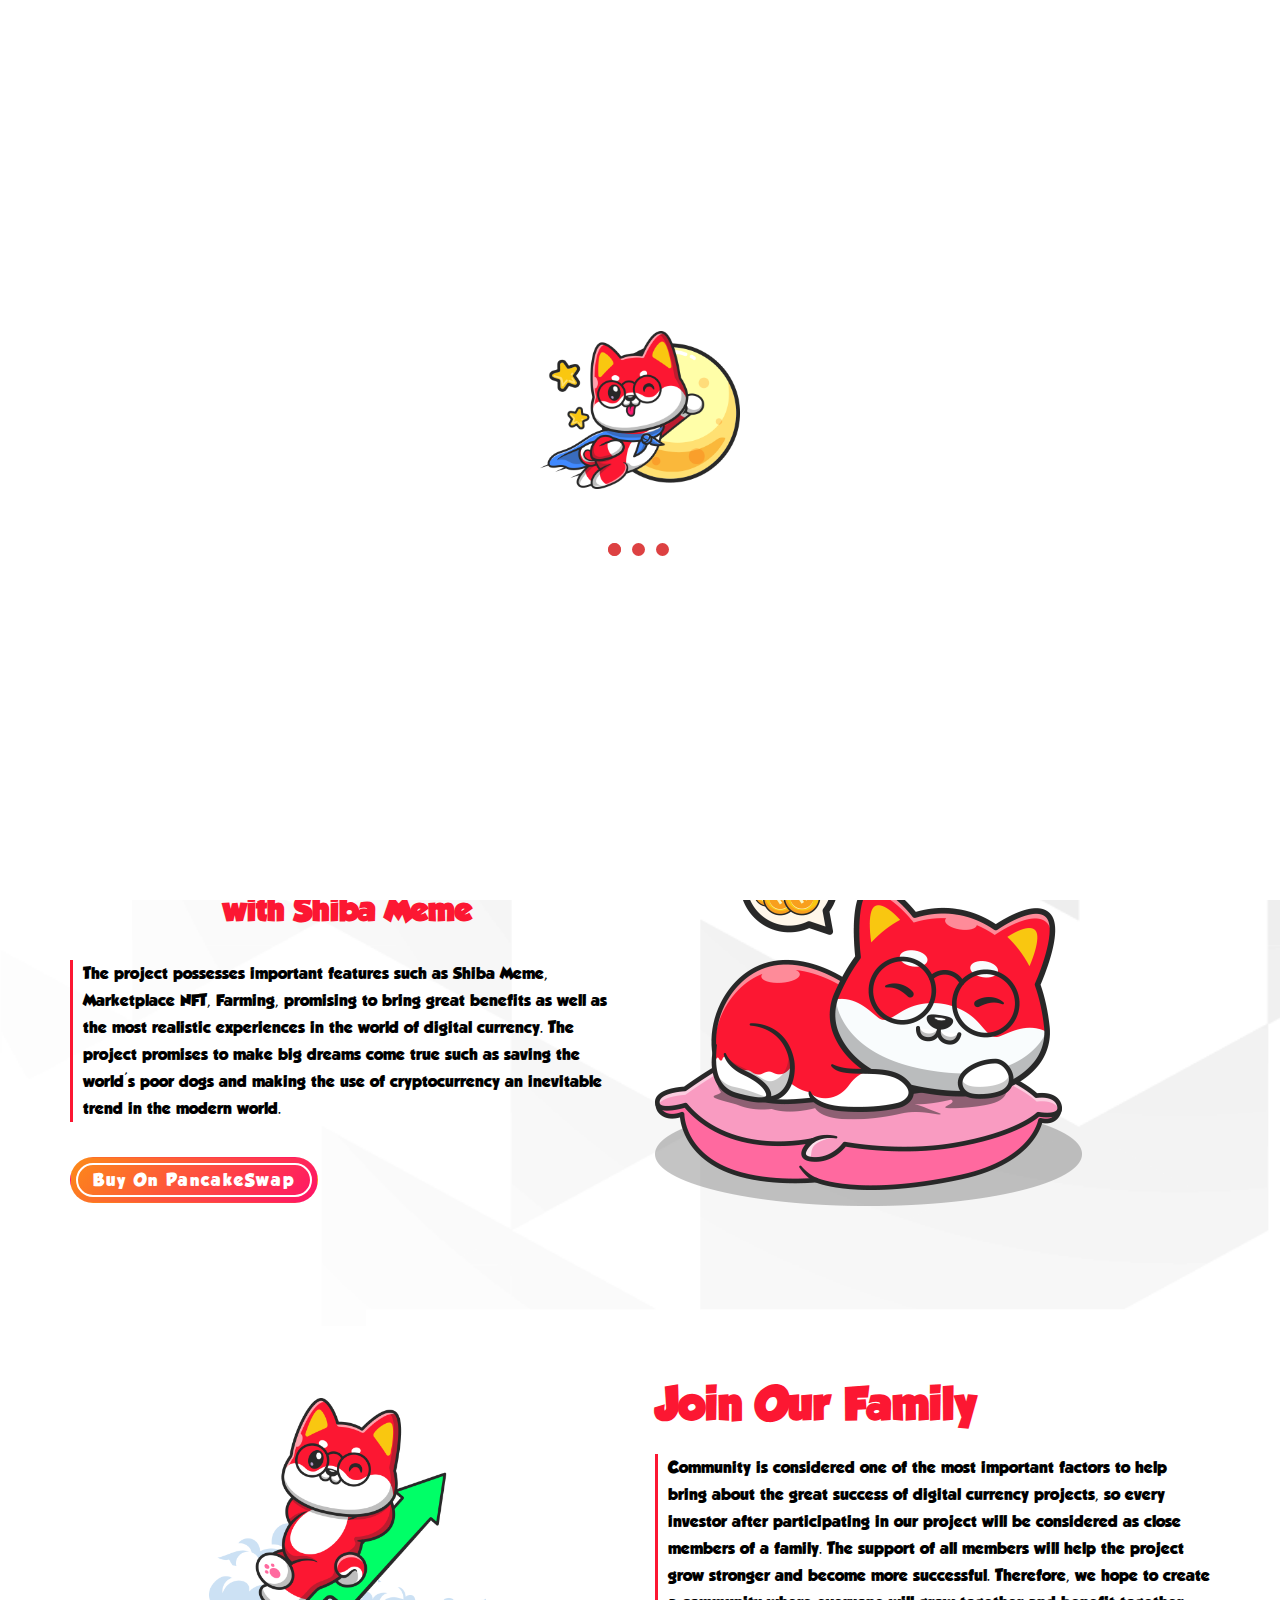
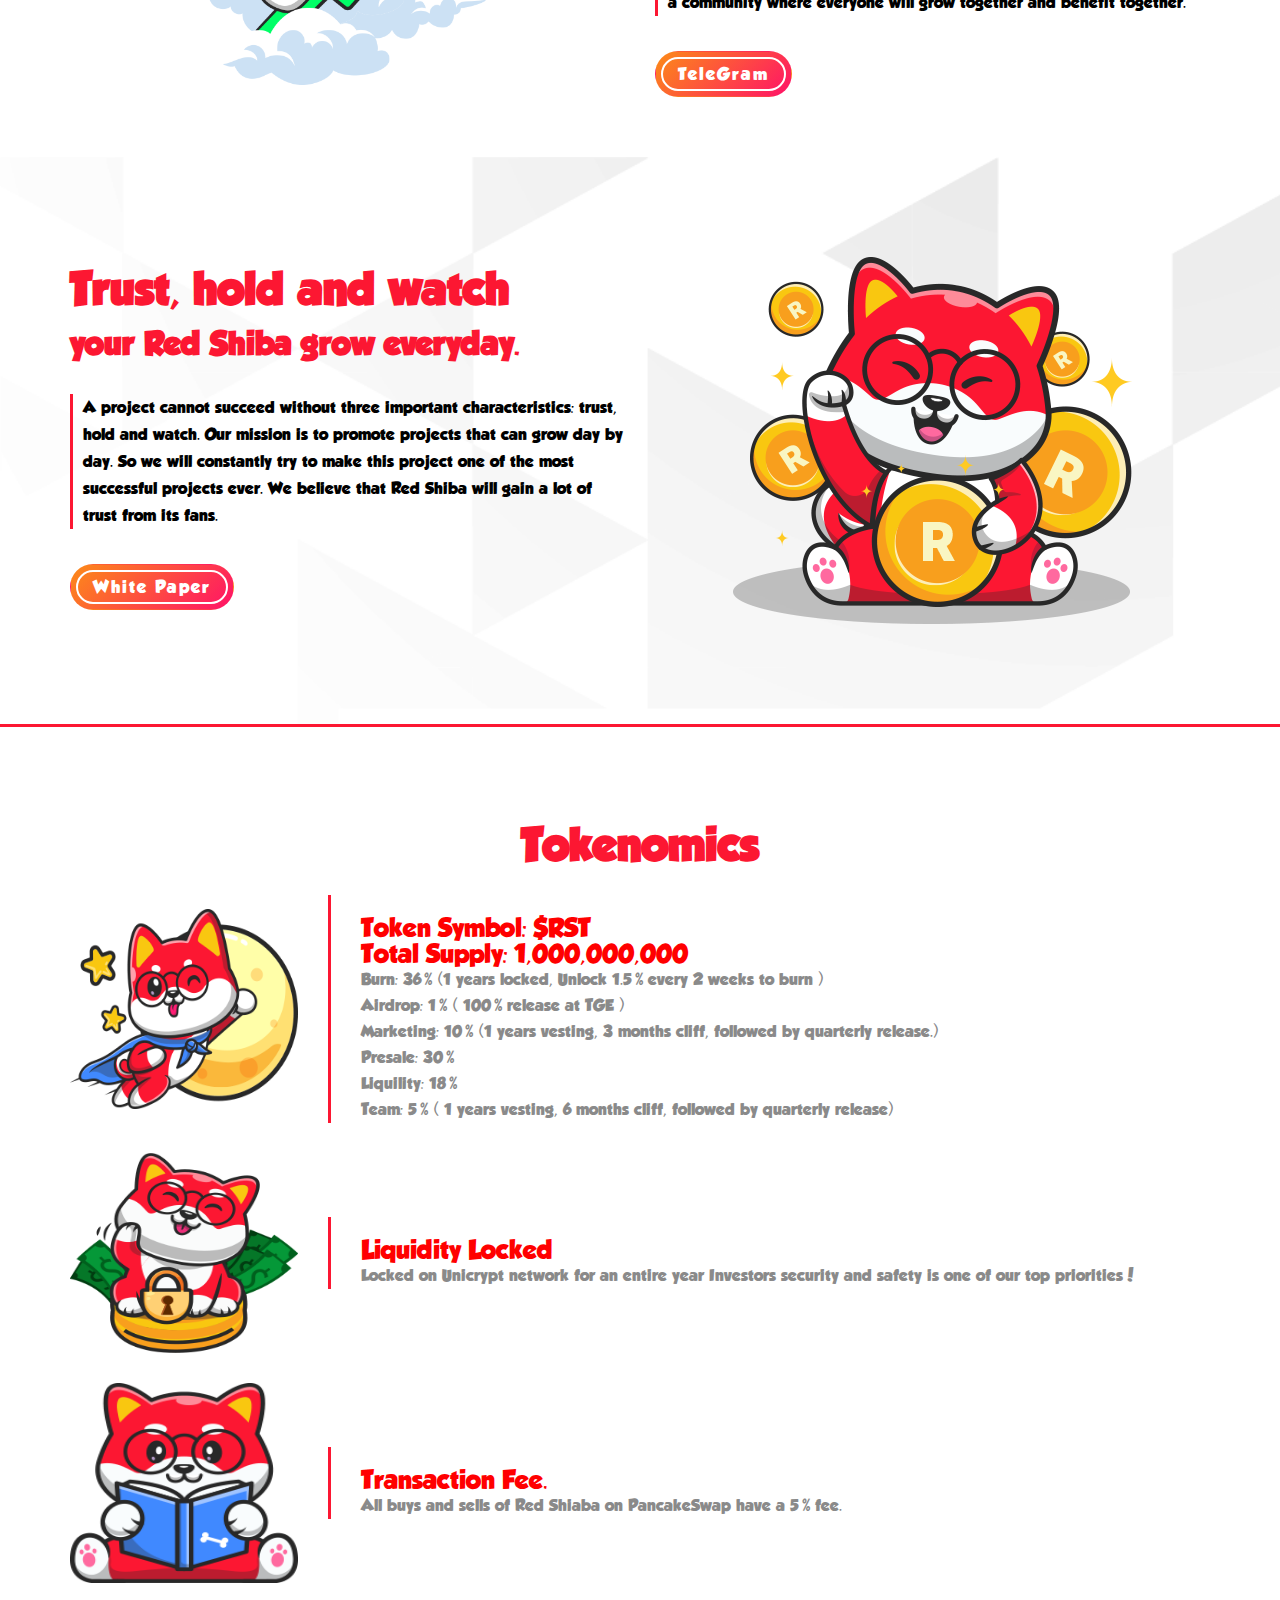
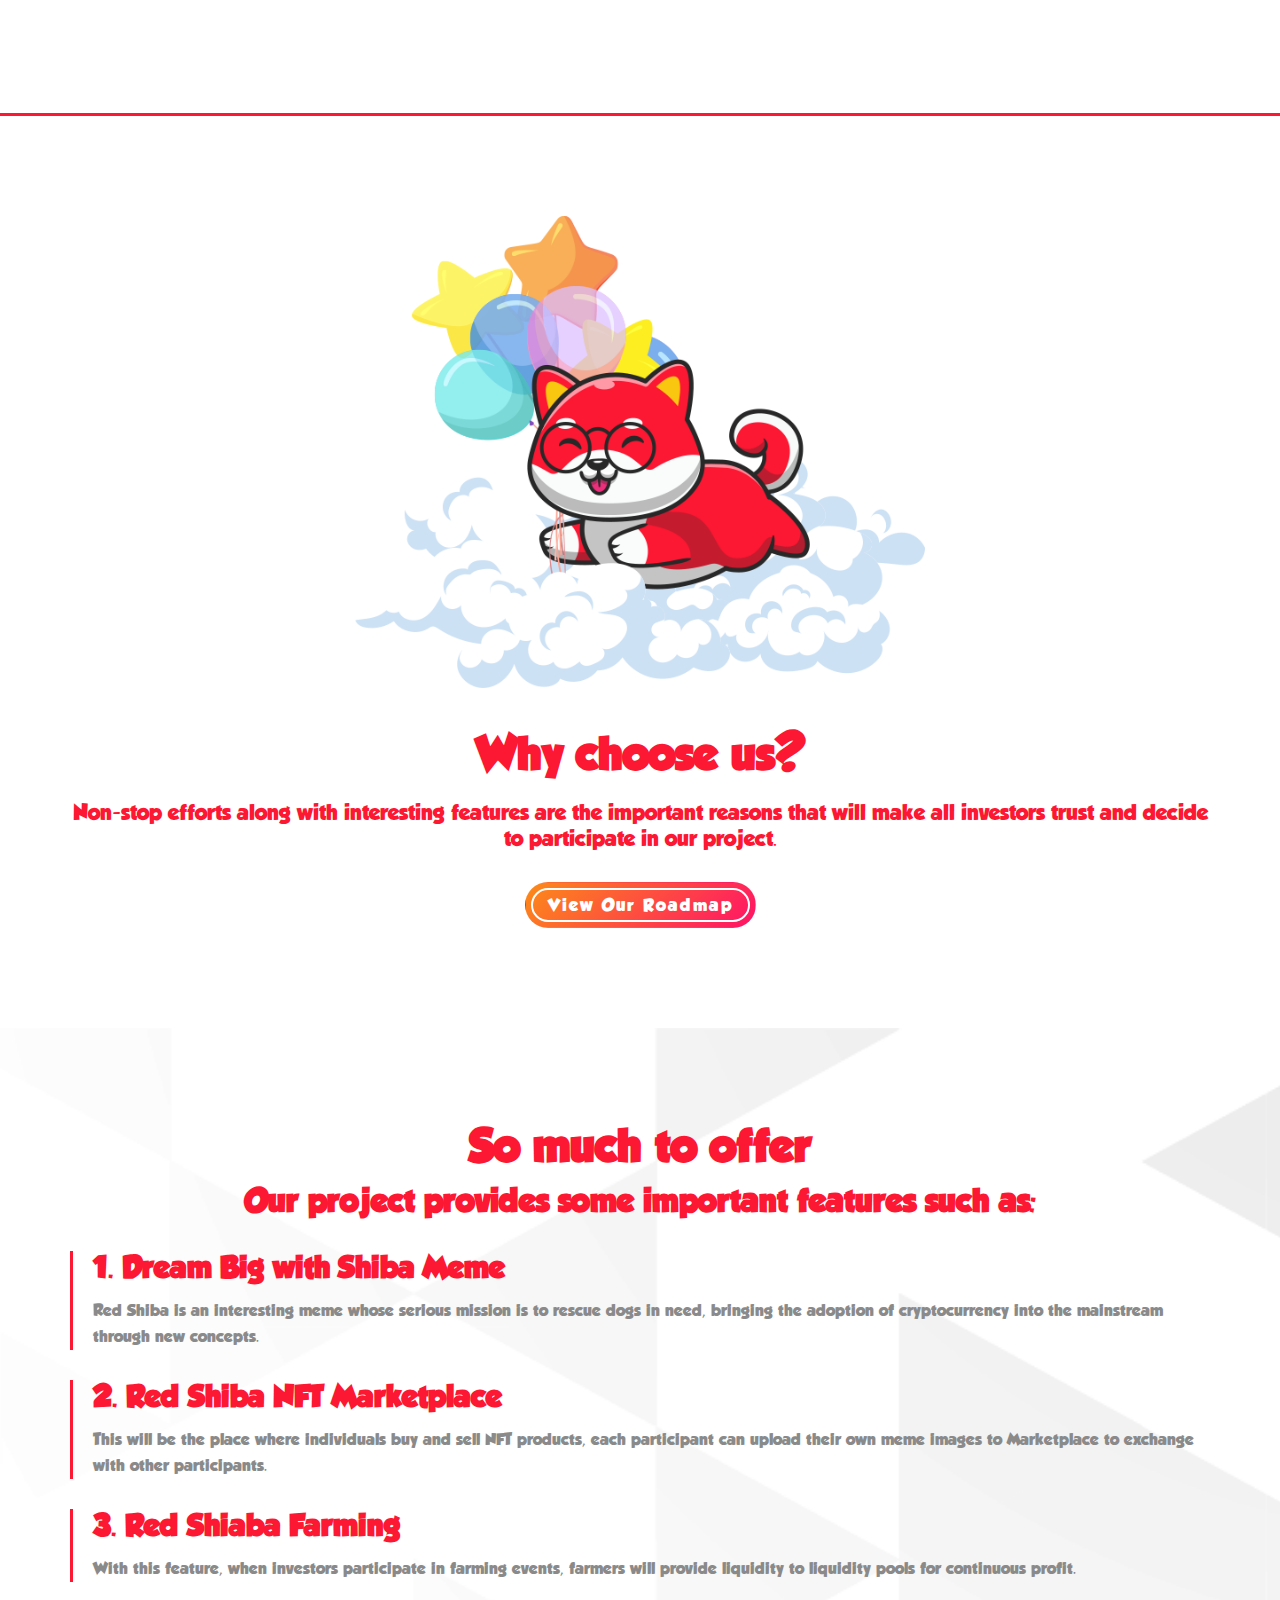
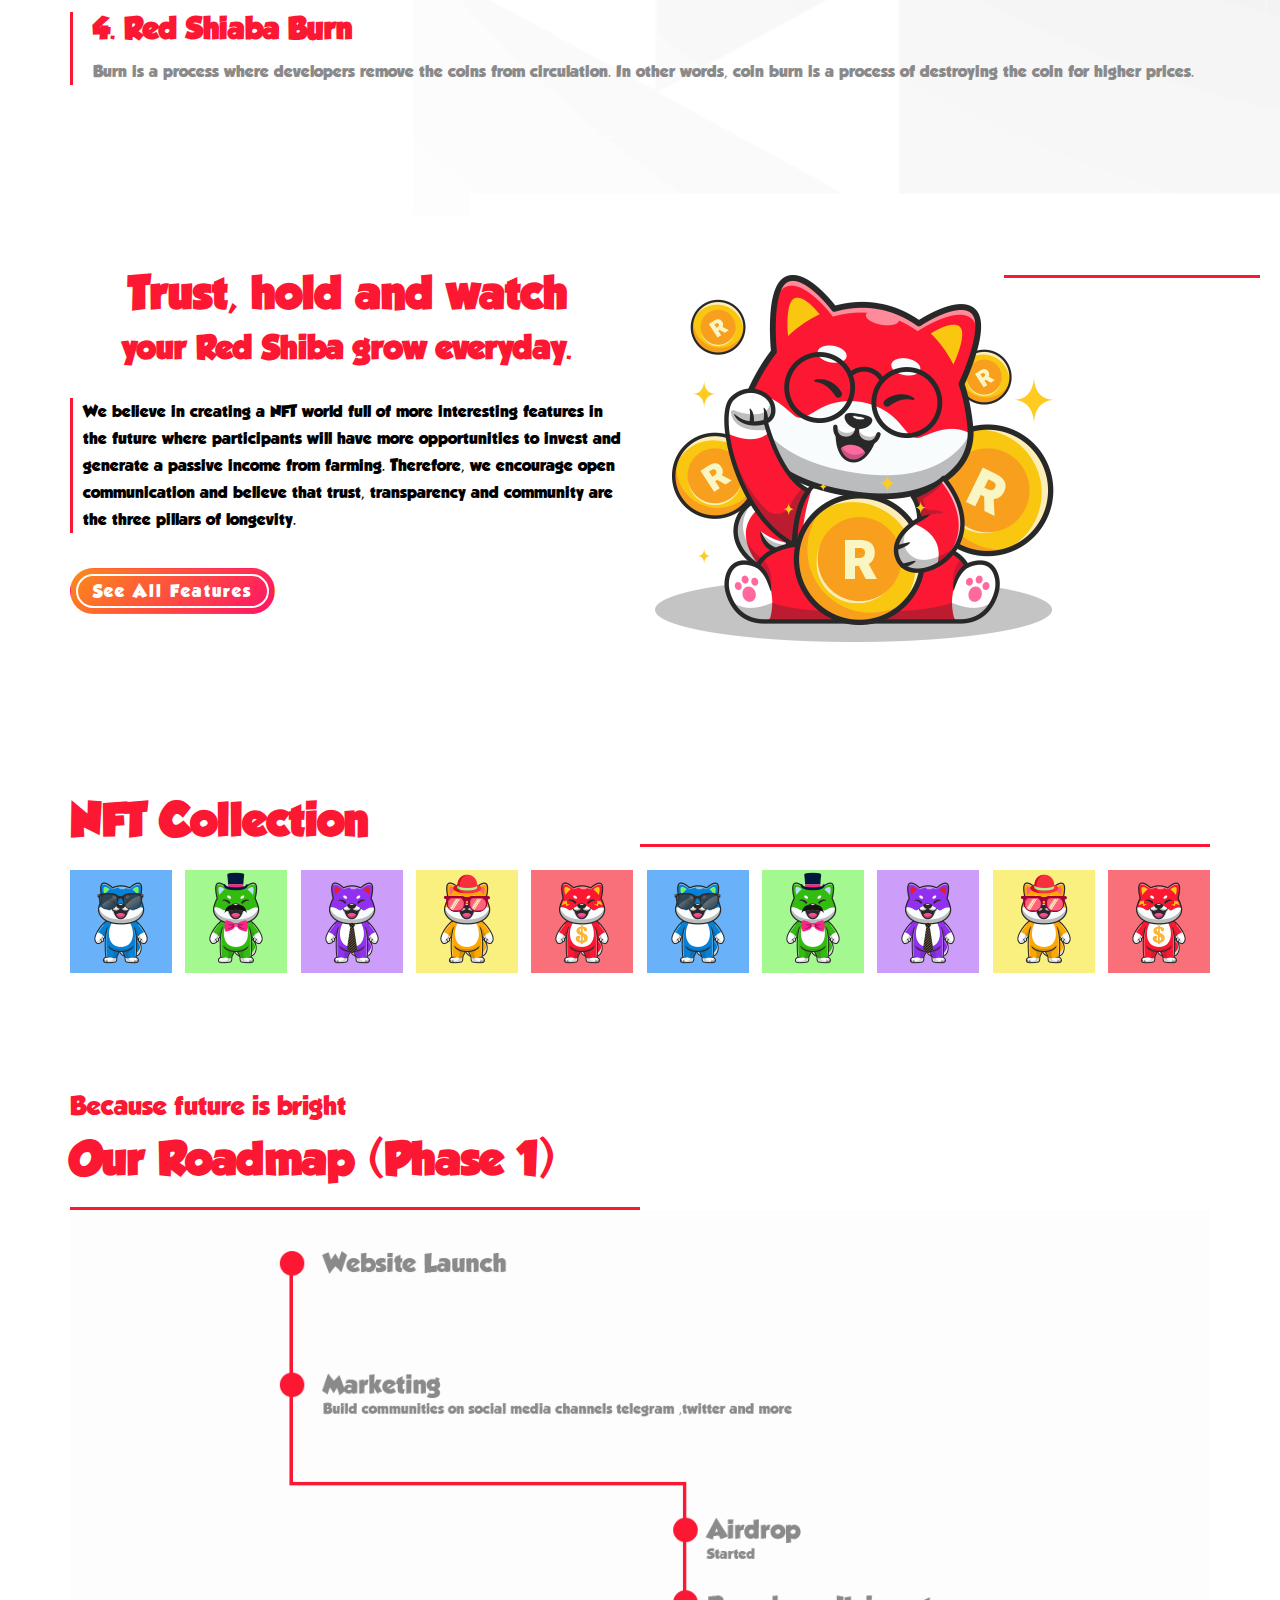
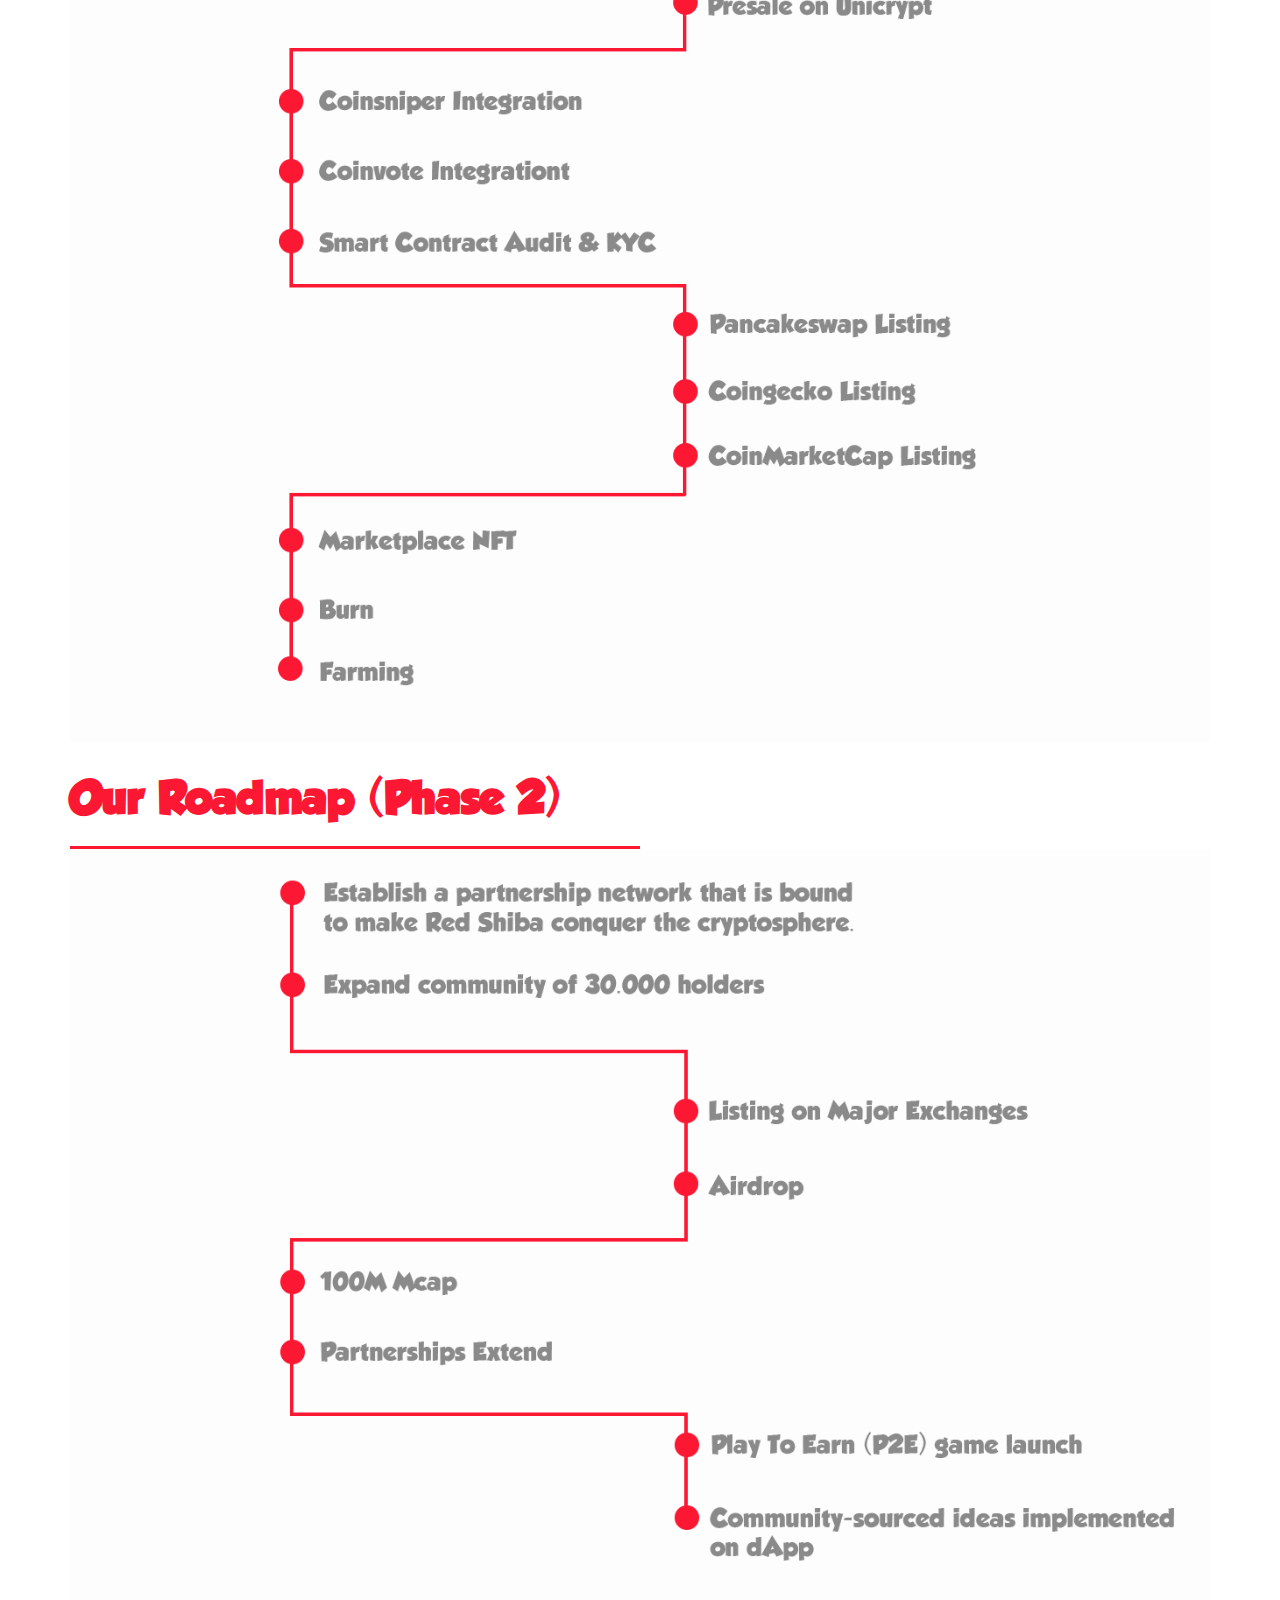
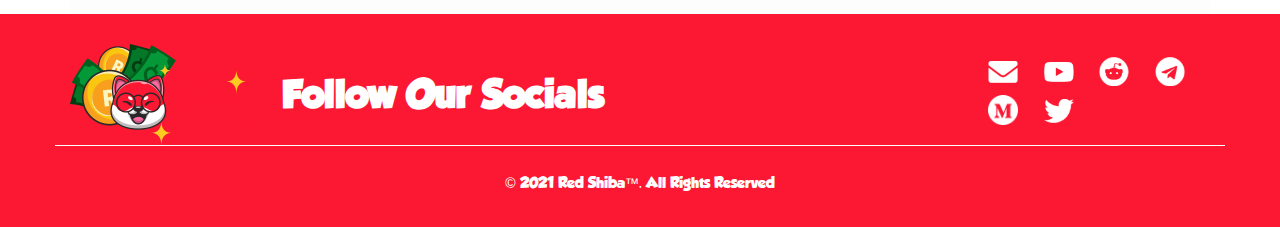
<file: index.html>
<!DOCTYPE html>
<!--[if lt IE 7]> <html class="no-js lt-ie9 lt-ie8 lt-ie7"> <![endif]-->
<!--[if IE 7]> <html class="no-js lt-ie9 lt-ie8"> <![endif]-->
<!--[if IE 8]> <html class="no-js lt-ie9"> <![endif]-->
<!--[if gt IE 8]> <!-->
<html lang="zxx">
<!--
<![endif]-->

<head>
    <!-- TITLE OF SITE -->
    <title>Red Shiba</title>

    <meta charset="utf-8">
    <meta http-equiv="X-UA-Compatible" content="IE=edge">
    <meta name="viewport" content="width=device-width, initial-scale=1, maximum-scale=1">

    <!-- Favicons -->
    <link rel="icon" type="image/png" href="img/favicon.png">


    <!-- CSS Begins
================================================== -->
    <!--Animate Effect-->
    <link href="css/animate.css" rel="stylesheet">
    <link href="css/hover.css" rel="stylesheet">

    <!--BootStrap -->
    <link href="css/bootstrap.min.css" rel="stylesheet">
    <link href="css/normalize.css" rel="stylesheet">
    <link href="css/owl.carousel.css" rel="stylesheet">
    <!-- Main Style -->
    <link href="css/style.css" rel="stylesheet">
    <link href="css/responsive.css" rel="stylesheet">
    <link rel="stylesheet" href="https://cdnjs.cloudflare.com/ajax/libs/font-awesome/6.0.0-beta2/css/all.min.css" />

</head>

<body>
    <div id ="pre-load" class="pre-load">
        <div class="box-load">
            <img src="img/Shiba4.png" alt="">
            <div class="lds-ellipsis"><div></div><div></div><div></div><div></div></div>
        </div>
    </div>
    <!-- Start: Header Section
==================================================-->
    <div class="menu_wrapper">
        <nav>
            <!-- <input type="checkbox" id="show-search"> -->
            <input type="checkbox" id="show-menu">
            <label for="show-menu" class="menu-icon"><i class="fas fa-bars"></i></label>
            <div class="menu_content">
                <div class="logo">
                    <a href="index.html"><img src="img/logo Red shiba.png" alt=""></a>
                </div>
                <!-- ./logo -->
                <ul class="links">
                    <li><a href="index.html">Home</a></li>
                    <li><a target="_blank"href="/REDSBA.pdf" >Whitepaper</a></li>
                    <li><a href="market.html">NFT Market</a></li>
                    <li><a href="farming.html">Farming</a></li>
                    <li><a href="https://t.me/RedshibaTokenChat" class="btn-outline">TeleGram</a></li>
                </ul>
                <!-- ./ ul -->
            </div>
            <!-- ./ menu_content -->
        </nav>
    </div>
    <!-- End: header navigation
==================================================-->


    <!-- Start: Connect Wallet Modal
==================================================-->
    <div class="modal fade" id="connectWallet" tabindex="-1" aria-hidden="true">
        <div class="modal-dialog">
            <div class="modal-content">
                <div class="modal-header">
                    <h5 class="modal-title">Connect to a wallet</h5>
                    <button type="button" class="btn-close" data-bs-dismiss="modal" aria-label="Close"></button>
                </div>
                <div class="wallet_body">
                    <a href="#">
                        Install Binance Chain Wallet
                        <i class="fas fa-box"> </i>
                    </a>
                    <a href="#">
                        Install Metamask
                        <i class="fa fa-head-side-mask"> </i>
                    </a>
                    <a href="#">
                        WalletConnect
                        <i class="fab fa-google-wallet"> </i>
                    </a>
                    <a href="#">
                        Fortmatic
                        <i class="fa fa-pallet"> </i>
                    </a>
                </div>
                <!-- ./ wallet_body -->
            </div>
            <!-- ./ modal-content -->
        </div>
        <!-- ./  modal-dialog -->
    </div>
    <!-- End: Connect Wallet Modal
==================================================-->


    <!-- Start: Hero Section
==================================================-->
    <div class="slider_owl">
        <div class="hero-section">
            <img src="/img/banner web.png" alt="">
            <div class="hero_text">
                <!-- <img src="/img/banner web.png" alt=""> -->
                <p> RED SHIBA is a collection of Dogs Non Fungible Tokens (NFTS).
                    In the world of Red Shiba, you can easily build your own unique
                    and creative NFT Dog collections and only you can own these
                    collections.. where each individual's interesting collections will be
                    exchanged back and forth, promising to create a very vibrant
                    market. Each NFT Dog will be equipped with different
                    characteristics that will make each dog very unique and unique.
                    For dog lovers, there will be many opportunities for them to collect
                    dogs of different natures. We have a great love for our
                    community, Red Shiba will help bring exclusivity and make
                    historic turning points in the crypto space, so hurry up and join us!
                </p>
            </div>
            <!-- /.hero_text -->
        </div>
    </div>
    <!-- End: Hero Section
==================================================-->

    <!-- Start: About Section
==================================================-->
    <section class="about-section">
        <!-- Container -->
        <div class="container">
            <div class="row">
                <div class="col-md-6 col-sm-12">
                    <div class="about_text">
                        <h3>Dream Big <span>with Shiba Meme</span></h3>
                        <p> The project possesses important features such as Shiba Meme,
                            Marketplace NFT, Farming, promising to bring great benefits as
                            well as the most realistic experiences in the world of digital currency.
                            The project promises to make big dreams come true such as saving
                            the world's poor dogs and making the use of cryptocurrency an
                            inevitable trend in the modern world.</p>
                        <a href="#" class="btn btn-launchapp"> Buy on PancakeSwap </a>
                    </div>
                </div>
                <div class="col-md-6 col-sm-12">
                    <div class="about_img" id="scene">
                        <img src="img/Shiba1.png" alt="image" class="layer" data-depth="0.28" />
                    </div>
                    <!-- /.about_img-->
                </div>
                <!--/ col-md-12  -->
            </div>
            <!--/ row - -->
        </div>
        <!--/ Container - -->
    </section>
    <!-- Start: About Section
==================================================-->

    <!-- Start: Family Section
==================================================-->
    <section class="family-section">
        <!-- Container -->
        <div class="container">
            <div class="row">
                <div class="col-md-6 col-sm-12" id="family">
                    <img src="img/Shiba 2.png" alt="image" class="layer" data-depth="0.28" />
                </div>
                <div class="col-md-6 col-sm-12">
                    <div class="family_text">
                        <h3>Join Our Family</h3>
                        <p>Community is considered one of the most important factors to help bring about the great
                            success of digital currency projects, so every investor after participating in our project
                            will
                            be considered as close members of a family. The support of all members will help the project
                            grow stronger and become more successful. Therefore, we hope to create a community
                            where everyone will grow together and benefit together.</p>
                        <a target="_blank" href="https://t.me/RedshibaTokenChat" class="btn btn-launchapp"> TeleGram </a>
                    </div>
                </div>

                <!--/ col-md-12  -->
            </div>
            <!--/ row - -->
        </div>
        <!--/ Container - -->
    </section>
    <!-- Start: Family Section
==================================================-->

    <!-- Start: Trust Section
==================================================-->
    <section class="trust-section">
        <!-- Container -->
        <div class="container">
            <div class="row">
                <div class="col-md-6 col-sm-12">
                    <div class="about_text">
                        <h3>Trust, hold and watch <span>your Red Shiba grow everyday.</span></h3>
                        <p>A project cannot succeed without three important characteristics:
                            trust, hold and watch. Our mission is to promote projects that can grow
                            day by day. So we will constantly try to make this project one of the most
                            successful projects ever. We believe that Red Shiba will gain a lot of trust
                            from its fans.</p>
                        <a target="_blank"href="/REDSBA.pdf" class="btn btn-launchapp"> White Paper </a>
                    </div>
                </div>
                <div class="col-md-6 col-sm-12" id="trust">
                    <img src="img/Shiba3.png" alt="image" class="layer" data-depth="0.28" />
                </div>
                <!--/ col-md-12  -->
            </div>
            <!--/ row - -->
        </div>
        <!--/ Container - -->
    </section>
    <!-- Start: Trust Section
==================================================-->

    <!-- Start: Token Section
==================================================-->
    <section class="token-section">
        <!-- Container -->
        <div class="container">
            <div class="row row-eq-height">
                <div class="col-md-12 col-sm-12">
                    <div class="about_text text-center">
                        <h3>Tokenomics</h3>
                    </div>
                </div>
                <div class="col-md-12 col-sm-12">
                    <div class="box-tokenomic">
                        <img src="/img/Shiba4.png" alt="">
                        <div class="box-tokenomic-text">
                            <div class="tokenomic-title">Token Symbol: $RST
                                <br>Total Supply: 1,000,000,000</div>
                            <span> 
                                Burn: 36% (1 years locked, Unlock 1.5% every 2 weeks to burn )
                                <br>Airdrop: 1% ( 100% release at TGE )
                                <br>Marketing: 10% (1 years vesting, 3 months cliff, followed by quarterly release.)
                                <br>Presale: 30%
                                <br>Liquility: 18%
                                <br>Team: 5% ( 1 years vesting, 6 months cliff, followed by quarterly release)
                            </span>
                        </div>
                    </div>
                </div>
                <div class="col-md-12 col-sm-12">
                    <div class="box-tokenomic">
                        <img src="/img/Shiba5.png" alt="">
                        <div class="box-tokenomic-text">
                            <div class="tokenomic-title">Liquidity Locked</div>
                            <span>Locked on Unicrypt network for an entire year
                                Investors security and safety is
                                one of our top priorities!</span>
                        </div>
                    </div>
                </div>
                <div class="col-md-12 col-sm-12">
                    <div class="box-tokenomic border-0">
                        <img src="/img/Shiba6.png" alt="">
                        <div class="box-tokenomic-text">
                            <div class="tokenomic-title">Transaction Fee.</div>
                            <span>All buys and sells of Red Shiaba on
                                PancakeSwap have a 5% fee.</span>
                        </div>
                    </div>
                </div>
                <!--/ col-md-12  -->
            </div>
            <!--/ row - -->
        </div>
        <!--/ Container - -->
    </section>
    <!-- Start: Token Section
==================================================-->

    <!-- Start: Choose Section
==================================================-->
    <section class="choose-section">
        <!-- Container -->
        <div class="container">
            <div class="row row-eq-height">
                <div class="col-md-12 col-sm-12">
                    <div class="choose-box text-center">
                        <img src="/img/Shiba7.png" alt="">
                        <div class="choose_text">
                            <h3>Why choose us?</h3>
                            <p> Non-stop efforts along with interesting features are the important
                                reasons that will make all investors trust and decide to participate
                                in our project.</p>
                            <a href="#roadmap" class="btn btn-launchapp"> View our Roadmap </a>
                        </div>
                    </div>
                </div>
            </div>
            <!--/ row - -->
        </div>
        <!--/ Container - -->
    </section>
    <!-- Start: Choose Section
==================================================-->

    <!-- Start: Offer Section
==================================================-->
    <section class="offer-section">
        <!-- Container -->
        <div class="container">
            <div class="row row-eq-height">
                <div class="col-md-12 col-sm-12">
                    <div class="offer-box text-center">
                        <div class="offer_text">
                            <h3>So much to offer <span>Our project provides some important features such as:</span></h3>
                        </div>
                    </div>
                </div>
                <div class="col-md-12 col-sm-12">
                    <div class="offer-text">
                        <h3>1. Dream Big with Shiba Meme</h3>
                        <p>Red Shiba is an interesting meme whose serious mission is to rescue dogs in need, bringing
                            the adoption of
                            cryptocurrency into the mainstream through new concepts.</p>
                    </div>
                </div>
                <div class="col-md-12 col-sm-12">
                    <div class="offer-text">
                        <h3>2. Red Shiba NFT Marketplace</h3>
                        <p>This will be the place where individuals buy and sell NFT products, each participant can
                            upload their own
                            meme images to Marketplace to exchange with other participants.</p>
                    </div>
                </div>
                <div class="col-md-12 col-sm-12">
                    <div class="offer-text">
                        <h3>3. Red Shiaba Farming</h3>
                        <p>With this feature, when investors participate in farming events, farmers will provide
                            liquidity to liquidity pools
                            for continuous profit.</p>
                    </div>
                </div>
                <div class="col-md-12 col-sm-12">
                    <div class="offer-text">
                        <h3>4. Red Shiaba Burn</h3>
                        <p>Burn is a process where developers remove the coins from circulation. In other words, coin
                            burn is a process
                            of destroying the coin for higher prices.</p>
                    </div>
                </div>
                <!--/ col-md-12  -->
            </div>
            <!--/ row - -->
        </div>
        <!--/ Container - -->
    </section>
    <!-- Start: Offer Section
==================================================-->

    <!-- Start: Trust Section
==================================================-->
    <section class="trust2-section">
        <!-- Container -->
        <div class="container">
            <div class="row">
                <div class="col-md-6 col-sm-12">
                    <div class="about_text">
                        <h3>Trust, hold and watch <span>your Red Shiba grow everyday.</span></h3>
                        <p>We believe in creating a NFT world full of more interesting features in the
                            future where participants will have more opportunities to invest and generate
                            a passive income from farming. Therefore, we encourage open communication
                            and believe that trust, transparency and community are the three pillars
                            of longevity.
                        </p>
                        <a href="#" class="btn btn-launchapp"> See all features </a>
                    </div>
                </div>
                <div class="col-md-6 col-sm-12" id="trust">
                    <img src="img/Shiba3.png" alt="image" class="layer" data-depth="0.28" />
                </div>
                <!--/ col-md-12  -->
            </div>
            <!--/ row - -->
        </div>
        <!--/ Container - -->
    </section>
    <!-- Start: Trust Section
==================================================-->

    <!-- Start: Nft Section
==================================================-->
    <section class="nft-section">
        <!-- Container -->
        <div class="container">
            <div class="row">
                <div class="col-md-12 col-sm-12">
                    <div class="nft_text">
                        <h3>NFT Collection</h3>
                    </div>
                </div>
                <div class="col-md-12 col-sm-12" id="nft">
                    <div class="nft-box owl-carousel owl-theme" id="nft-carousel">
                        <img src="img/nft1.png" alt="image" class="layer" data-depth="0.28" />
                        <img src="img/nft2.png" alt="image" class="layer" data-depth="0.28" />
                        <img src="img/nft3.png" alt="image" class="layer" data-depth="0.28" />
                        <img src="img/nft4.png" alt="image" class="layer" data-depth="0.28" />
                        <img src="img/nft5.png" alt="image" class="layer" data-depth="0.28" />
                        <img src="img/nft1.png" alt="image" class="layer" data-depth="0.28" />
                        <img src="img/nft2.png" alt="image" class="layer" data-depth="0.28" />
                        <img src="img/nft3.png" alt="image" class="layer" data-depth="0.28" />
                        <img src="img/nft4.png" alt="image" class="layer" data-depth="0.28" />
                        <img src="img/nft5.png" alt="image" class="layer" data-depth="0.28" />
                    </div>
                </div>
                <!--/ col-md-12  -->
            </div>
            <!--/ row - -->
        </div>
        <!--/ Container - -->
    </section>
    <!-- Start: Nft Section
==================================================-->

    <!-- Start: Roadmap Section
==================================================-->
    <section class="roadmap-section" id="roadmap">
        <!-- Container -->
        <div class="container">
            <div class="row">
                <div class="col-md-12 col-sm-12">
                    <div class="roadmap_text">
                        <span>Because future is bright</span>
                        <h3>Our Roadmap (Phase 1)</h3>
                    </div>
                </div>
                <div class="col-md-12 col-sm-12">
                    <div class="roadmap-box">
                        <img src="img/road1.png" alt="image" class="layer" data-depth="0.28" />
                    </div>
                </div>
                <!--/ col-md-12  -->
                <div class="col-md-12 col-sm-12">
                    <div class="roadmap_text">
                        <h3>Our Roadmap (Phase 2)</h3>
                    </div>
                </div>
                <div class="col-md-12 col-sm-12">
                    <div class="roadmap-box">
                        <img src="img/road2.png" alt="image" class="layer" data-depth="0.28" />
                    </div>
                </div>
                <!--/ col-md-12  -->
            </div>
            <!--/ row - -->
        </div>
        <!--/ Container - -->
    </section>
    <!-- Start: Roadmap Section
==================================================-->

    <!-- Start:Footer Section
==================================================-->
    <footer class="footer-section">
        <div class="container">
            <div class="row">
                <!-- Start: logo -->
                <div class="col-lg-6 col-md-6 col-sm-12">
                    <div class="footer_logo">
                        <img src="img/logo Red shiba.png" alt="">
                        <h1>Follow Our Socials</h1>
                    </div>
                </div>
                <!-- End: logo -->
                <div class="col-lg-6">
                    <div class="footer_socil">
                        <ul>
                            <li>
                                <a target="_blank" href="mailto:support@redshibatoken.dog">
                                    <img src="img/icon white logo/icon logo 1.png" alt="">
                                </a>
                            </li>
                            <!-- <li>
                        <a href="#">
                            <img src="img/icon white logo/icon logo 2.png" alt="">
                        </a>
                    </li> -->
                            <li>
                                <a target="_blank" href="https://www.youtube.com/channel/UCw_8pRcuTbw6DZfQD3wsXnQ">
                                    <img src="img/icon white logo/icon logo 3.png" alt="">
                                </a>
                            </li>
                            <li>
                                <a target="_blank" href="https://www.reddit.com/r/RedShiba_Official123">
                                    <img src="img/icon white logo/icon logo 4.png" alt="">
                                </a>
                            </li>
                            <!-- <li>
                        <a href="#">
                            <img src="img/icon white logo/icon logo 5.png" alt="">
                        </a>
                    </li> -->
                            <li>
                                <a target="_blank" href="https://t.me/RedshibaTokenChat">
                                    <img src="img/icon white logo/icon logo 6.png" alt="">
                                </a>
                            </li>
                            <li>
                                <a target="_blank" href="https://medium.com/@redshibatoken">
                                    <img src="img/icon white logo/medium.png" alt="">
                                </a>
                            </li>
                            <li>
                                <a target="_blank" href="https://twitter.com/RedshibaToken">
                                    <img src="img/icon white logo/icon logo 8.png" alt="">
                                </a>
                            </li>
                        </ul>
                    </div>
                </div>
            </div>
        </div>
        <!-- Start:Subfooter -->
        <div class="subfooter">
            <p> © 2021 Red Shiba™. All Rights Reserved</p>
        </div>
        <!-- End:Subfooter -->
    </footer>
    <!-- End:Footer Section
==================================================-->


    <!-- Scripts
========================================-->
    <!-- jquery -->
    <script src="js/jquery.min.js"></script>
    <!-- plugins -->
    <script src="js/plugins.js"></script>
    <!-- Bootstrap -->
    <script src="js/bootstrap.min.js"></script>
    <script src="js/owl-carousel.js"></script>

    <!-- Custom Scripts
========================================-->
    <script src="js/main.js"></script>
    <script>
        $( "#pre-load" ).show();
        $(window).on('load', function(){
            setTimeout(removeLoader, 2000); //wait for page load PLUS two seconds.
        });
        function removeLoader(){
            $( "#pre-load" ).fadeOut(500, function() {
            // fadeOut complete. Remove the loading div
            $( "#pre-load" ).remove(); 
        });  
        }
    </script>

</body>

</html>
</file>
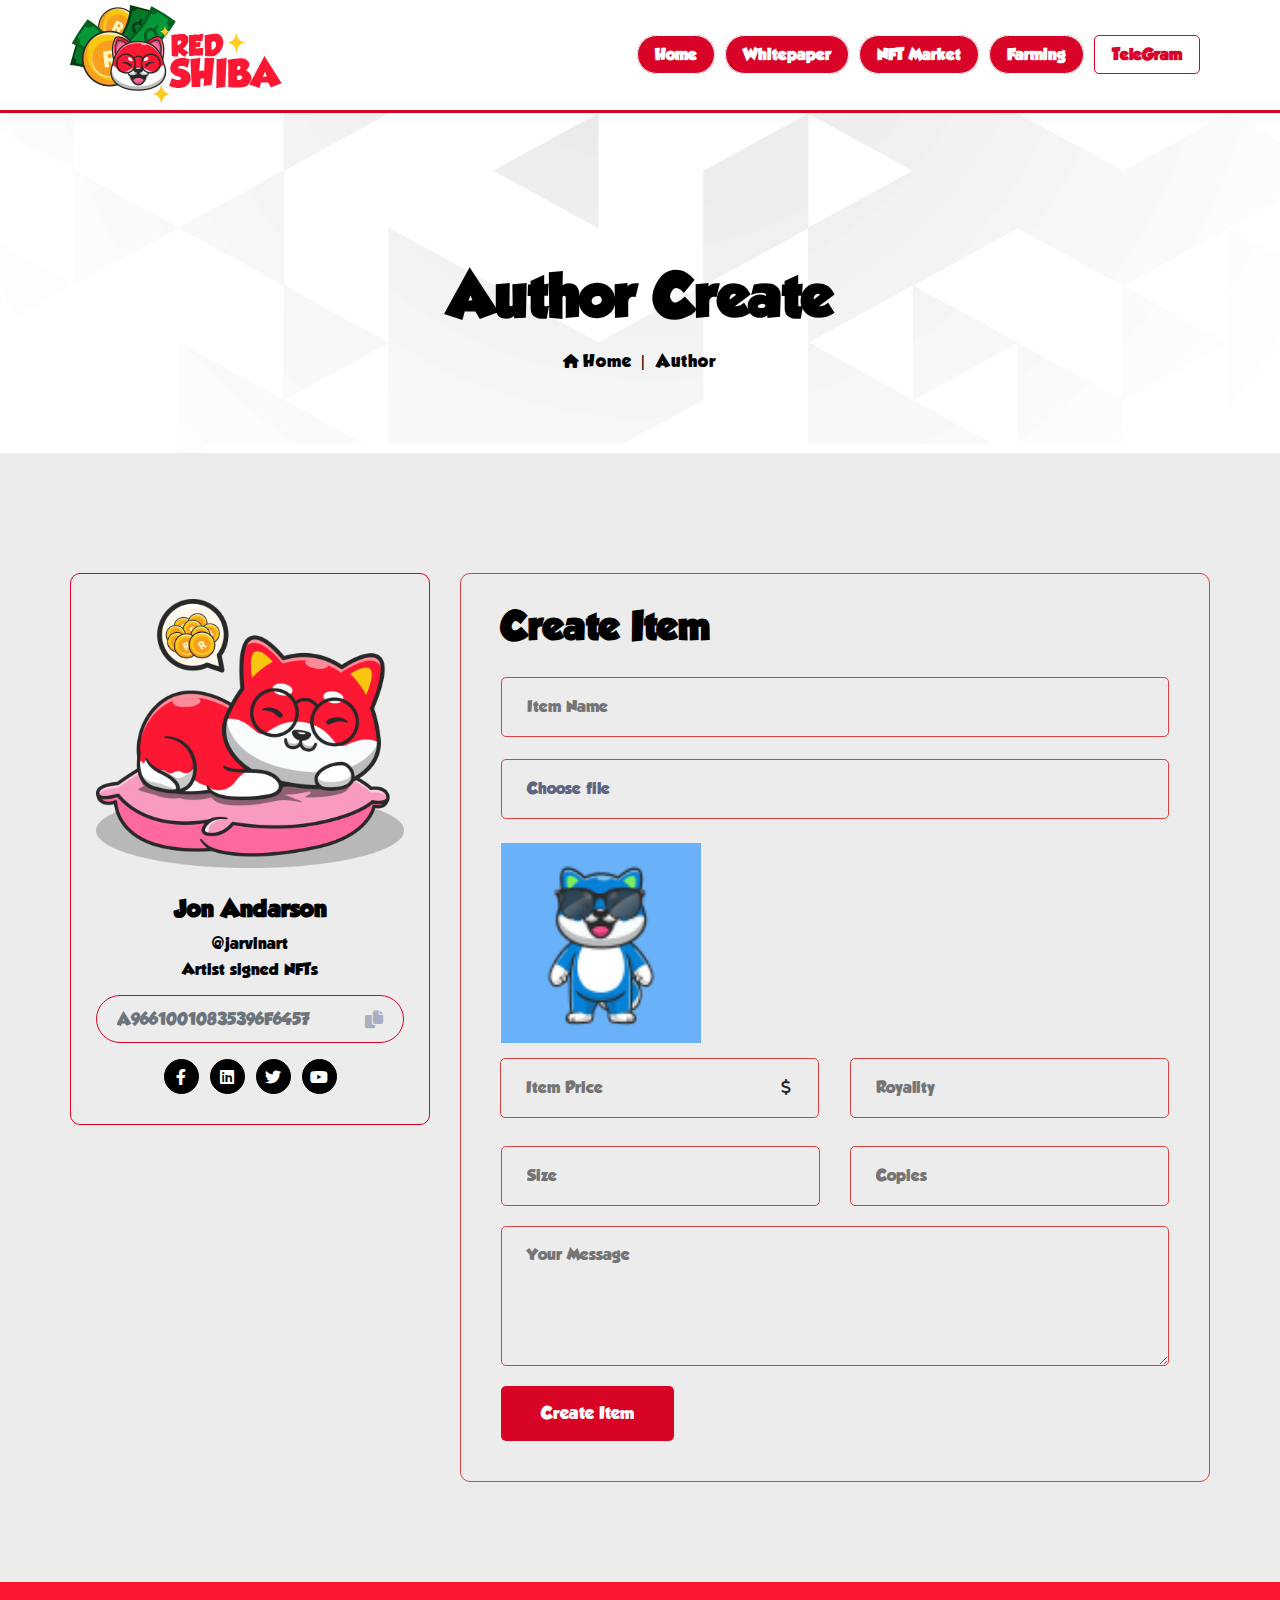
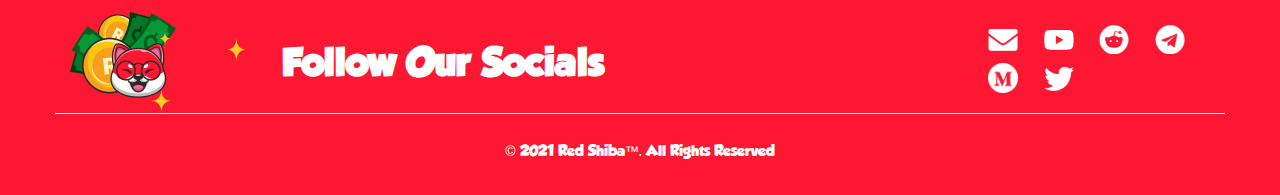
<file: author-create.html>
<!DOCTYPE html>
<!--[if lt IE 7]> <html class="no-js lt-ie9 lt-ie8 lt-ie7"> <![endif]-->
<!--[if IE 7]> <html class="no-js lt-ie9 lt-ie8"> <![endif]-->
<!--[if IE 8]> <html class="no-js lt-ie9"> <![endif]-->
<!--[if gt IE 8]> <!-->
<html lang="zxx">
<!--
<![endif]-->

<head>
    <!-- TITLE OF SITE -->
    <title>Red Shiba</title>

    <meta charset="utf-8">
    <meta http-equiv="X-UA-Compatible" content="IE=edge">
    <meta name="viewport" content="width=device-width, initial-scale=1, maximum-scale=1">

    <!-- Favicons -->
    <link rel="icon" type="image/png" href="img/favicon.png">


    <!-- CSS Begins
================================================== -->
    <!--Animate Effect-->
    <link href="css/animate.css" rel="stylesheet">
    <link href="css/hover.css" rel="stylesheet">

    <!--BootStrap -->
    <link href="css/bootstrap.min.css" rel="stylesheet">
    <link href="css/normalize.css" rel="stylesheet">

    <!-- Main Style -->
    <link href="css/style.css" rel="stylesheet">
    <link href="css/responsive.css" rel="stylesheet">
    <link rel="stylesheet" href="https://cdnjs.cloudflare.com/ajax/libs/font-awesome/6.0.0-beta2/css/all.min.css" />

</head>

<body cz-shortcut-listen="true">

    <!-- ::::::::::::::::::::::::::: Start: Preloader section ::::::::::::::::::::::::::: -->

    <!-- ::::::::::::::::::::::::::: End: Preloader section ::::::::::::::::::::::::::: -->

    <!-- Start: Header Section
==================================================-->
    <div class="menu_wrapper">
        <nav>
            <!-- <input type="checkbox" id="show-search"> -->
            <input type="checkbox" id="show-menu">
            <label for="show-menu" class="menu-icon"><i class="fas fa-bars"></i></label>
            <div class="menu_content">
                <div class="logo">
                    <a href="index.html"><img src="img/logo Red shiba.png" alt=""></a>
                </div>
                <!-- ./logo -->
                <ul class="links">
                    <li><a href="index.html">Home</a></li>
                    <li><a target="_blank"href="/REDSBA.pdf">Whitepaper</a></li>
                    <li><a href="market.html">NFT Market</a></li>
                    <li><a href="farming.html">Farming</a></li>
                    <li><a href="https://t.me/RedshibaTokenChat" class="btn-outline">TeleGram</a></li>
                </ul>
                <!-- ./ ul -->
            </div>
            <!-- ./ menu_content -->
        </nav>
    </div>
    <!-- End: header navigation
==================================================-->


    <!-- Start: Connect Wallet Modal
==================================================-->
    <div class="modal fade" id="connectWallet" tabindex="-1" aria-hidden="true">
        <div class="modal-dialog">
            <div class="modal-content">
                <div class="modal-header">
                    <h5 class="modal-title">Connect to a wallet</h5>
                    <button type="button" class="btn-close" data-bs-dismiss="modal" aria-label="Close"></button>
                </div>
                <div class="wallet_body">
                    <a href="#">
                        Install Binance Chain Wallet
                        <i class="fas fa-box"> </i>
                    </a>
                    <a href="#">
                        Install Metamask
                        <i class="fa fa-head-side-mask"> </i>
                    </a>
                    <a href="#">
                        WalletConnect
                        <i class="fab fa-google-wallet"> </i>
                    </a>
                    <a href="#">
                        Fortmatic
                        <i class="fa fa-pallet"> </i>
                    </a>
                </div>
                <!-- ./ wallet_body -->
            </div>
            <!-- ./ modal-content -->
        </div>
        <!-- ./  modal-dialog -->
    </div>
    <!-- End: Connect Wallet Modal
==================================================-->


    <!-- header -->
    <header class="single-header">
        <!-- Start: Header Content -->
        <div class="container">
            <div class="row text-center">
                <div class="col-sm-12">
                    <!-- Headline Goes Here -->
                    <h3>Author Create</h3>
                    <h4><a href="index.html"> <i class="fas fa-home"></i>Home</a> <span> | </span> author </h4>
                </div>
            </div>
            <!-- End: .row -->
        </div>
        <!-- End: Header Content -->
    </header>
    <!--/. header -->
    <!--/    
==================================================-->

    <section class="single-author-section item_create">
        <div class="container">
            <div class="row">
                <div class="col-lg-4 col-md-5 col-sm-12">
                    <div class=" authorr_left">
                        <div class=" authorr_avatar">
                            <img src="img/Shiba1.png" alt="">
                            <h3> Jon Andarson </h3>
                            <span> @jarvinart</span>
                            <span> Artist signed NFTs</span>
                        </div>
                        <div class="author_link_copy">
                            <input type="text" class="form-control" placeholder="A96610010835396F6457">
                            <div class="input-group-append">
                                <button><i class="fas fa-copy"></i></button>
                            </div>
                        </div>
                        <div class="authorr_social">
                            <a href="" class="fab fa-facebook-f"></a>
                            <a href="" class="fab fa-linkedin"></a>
                            <a href="" class="fab fa-twitter"></a>
                            <a href="" class="fab fa-youtube"></a>
                        </div>
                    </div>
                </div>
                <!-- /. col-lg-4 col-md-5 col-sm-12 -->

                <div class="col-lg-8 col-md-7 col-sm-12 create_form">
                    <div class="contact-form">
                        <h3>Create Item </h3>
                        <form method="post" action="mailer.php" id="contact-form">
                            <div class="row">
                                <div class="col-lg-12 col-sm-12">
                                    <input class="con-field" name="name" id="name" type="text" placeholder="Item Name">
                                </div>
                                <div class="col-lg-12 col-sm-12">
                                    <div class="upload_file">
                                        <input class="con-field" name="file" id="file" type="file"
                                            onchange="loadFile(event)">
                                        <label class="custom-file-label" for="file">Choose file</label>
                                    </div>
                                    <div class="preview-img">
                                        <img id="output" src="img/nft1.png" />
                                    </div>
                                </div>
                                <div class="col-lg-6 col-sm-12">
                                    <div class="input-group mb-2">
                                        <div class="input-group-prepend">
                                            <div class="input-group-text"><i class="fas fa-dollar-sign"></i></div>
                                        </div>
                                        <input class="con-field" name="price" id="price" type="text"
                                            placeholder="Item Price">
                                    </div>
                                </div>
                                <div class="col-lg-6 col-sm-12">
                                    <input class="con-field" name="royality" id="royality" type="text"
                                        placeholder="Royality">
                                </div>
                                <div class="col-lg-6 col-sm-12">
                                    <input class="con-field" name="size" id="size" type="text" placeholder="Size">
                                </div>
                                <div class="col-lg-6 col-sm-12">
                                    <input class="con-field" name="copies" id="copies" type="text" placeholder="Copies">
                                </div>
                            </div>
                            <div class="row">
                                <div class="col-lg-12 col-sm-12">
                                    <textarea class="con-field" name="message" id="message2" rows="6"
                                        placeholder="Your Message"></textarea>
                                    <div class="submit-area">
                                        <input type="submit" class="submit-contact" value="Create Item">
                                        <div id="msg" class="message"></div>
                                    </div>
                                </div>
                            </div>
                        </form>
                    </div>

                </div>
                <!-- /. col-lg-8 col-md-7 col-sm-12 -->
            </div>
            <!-- /. row -->
        </div>
        <!-- /. container -->
    </section>

    <!-- Start:Footer Section
==================================================-->
    <footer class="footer-section">
        <div class="container">
            <div class="row">
                <!-- Start: logo -->
                <div class="col-lg-6 col-md-6 col-sm-12">
                    <div class="footer_logo">
                        <img src="img/logo Red shiba.png" alt="">
                        <h1>Follow Our Socials</h1>
                    </div>
                </div>
                <!-- End: logo -->
                <div class="col-lg-6">
                    <div class="footer_socil">
                        <ul>
                            <li>
                                <a target="_blank" href="mailto:support@redshibatoken.dog">
                                    <img src="img/icon white logo/icon logo 1.png" alt="">
                                </a>
                            </li>
                            <!-- <li>
                        <a href="#">
                            <img src="img/icon white logo/icon logo 2.png" alt="">
                        </a>
                    </li> -->
                            <li>
                                <a target="_blank" href="https://www.youtube.com/channel/UCw_8pRcuTbw6DZfQD3wsXnQ">
                                    <img src="img/icon white logo/icon logo 3.png" alt="">
                                </a>
                            </li>
                            <li>
                                <a target="_blank" href="https://www.reddit.com/r/RedShiba_Official123">
                                    <img src="img/icon white logo/icon logo 4.png" alt="">
                                </a>
                            </li>
                            <!-- <li>
                        <a href="#">
                            <img src="img/icon white logo/icon logo 5.png" alt="">
                        </a>
                    </li> -->
                            <li>
                                <a target="_blank" href="https://t.me/RedshibaTokenChat">
                                    <img src="img/icon white logo/icon logo 6.png" alt="">
                                </a>
                            </li>
                            <li>
                                <a target="_blank" href="https://medium.com/@redshibatoken">
                                    <img src="img/icon white logo/medium.png" alt="">
                                </a>
                            </li>
                            <li>
                                <a target="_blank" href="https://twitter.com/RedshibaToken">
                                    <img src="img/icon white logo/icon logo 8.png" alt="">
                                </a>
                            </li>
                        </ul>
                    </div>
                </div>
            </div>
        </div>
        <!-- Start:Subfooter -->
        <div class="subfooter">
            <p> © 2021 Red Shiba™. All Rights Reserved</p>
        </div>
        <!-- End:Subfooter -->
    </footer>
    <!-- End:Footer Section
==================================================-->

    <!-- Scripts
========================================-->
    <!-- jquery -->
    <script src="js/jquery.min.js"></script>
    <!-- plugins -->
    <script src="js/plugins.js"></script>
    <!-- Bootstrap -->
    <script src="js/bootstrap.min.js"></script>

    <!-- Custom Scripts
========================================-->
    <script src="js/main.js"></script>
    <script>
        var loadFile = function (event) {

            var reader = new FileReader();
            reader.onload = function () {
                var output = document.getElementById('output');
                var preview = document.getElementsByClassName('preview-img')[0];
                preview.classList.remove('d-none');
                output.src = reader.result;
            };
            reader.readAsDataURL(event.target.files[0]);
        };
    </script>

</body>

</html>
</file>
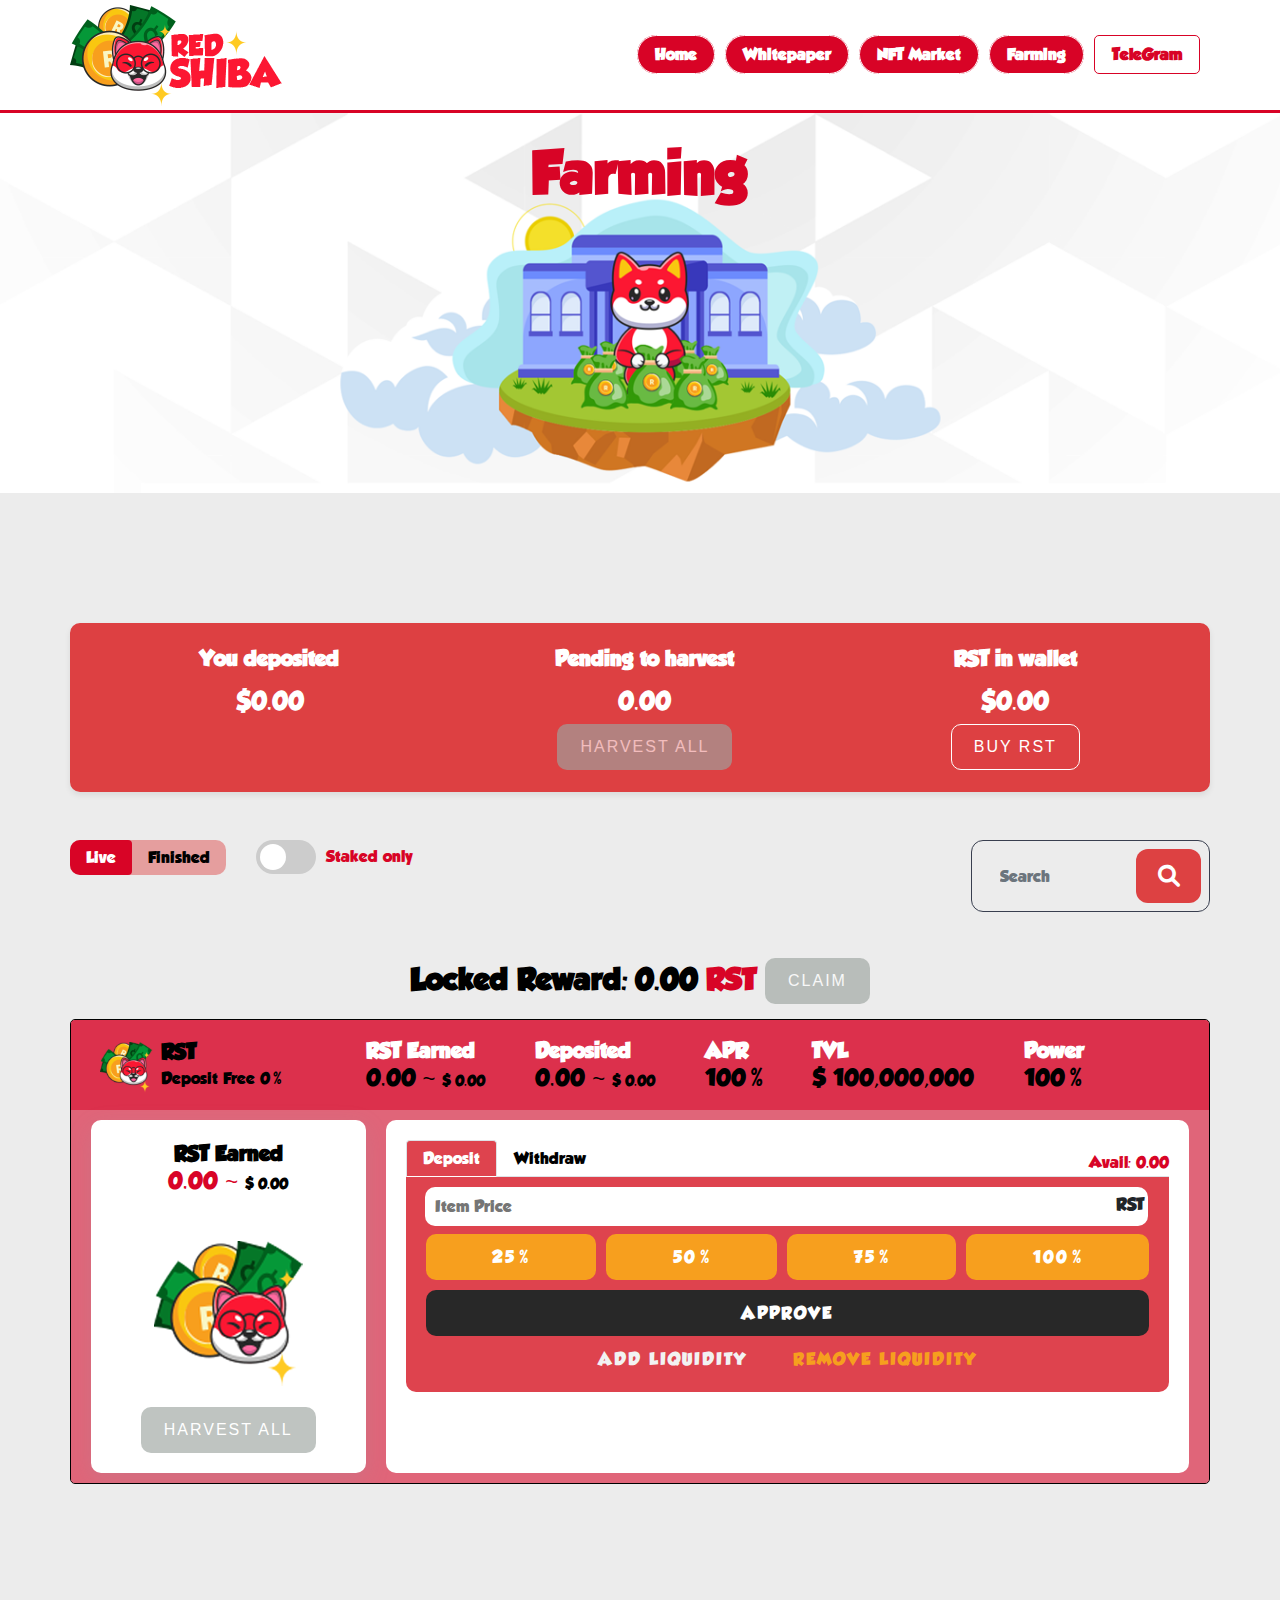
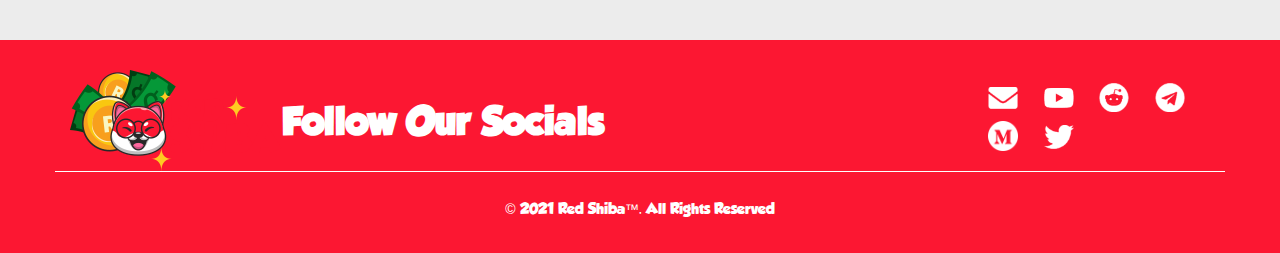
<file: farming.html>
<!DOCTYPE html>
<!--[if lt IE 7]> <html class="no-js lt-ie9 lt-ie8 lt-ie7"> <![endif]-->
<!--[if IE 7]> <html class="no-js lt-ie9 lt-ie8"> <![endif]-->
<!--[if IE 8]> <html class="no-js lt-ie9"> <![endif]-->
<!--[if gt IE 8]> <!-->
<html lang="zxx">
<!--
<![endif]-->

<head>
    <!-- TITLE OF SITE -->
    <title>Red Shiba</title>

    <meta charset="utf-8">
    <meta http-equiv="X-UA-Compatible" content="IE=edge">
    <meta name="viewport" content="width=device-width, initial-scale=1, maximum-scale=1">

    <!-- Favicons -->
    <link rel="icon" type="image/png" href="img/favicon.png">


    <!-- CSS Begins
================================================== -->
    <!--Animate Effect-->
    <link href="css/animate.css" rel="stylesheet">
    <link href="css/hover.css" rel="stylesheet">

    <!--BootStrap -->
    <link href="css/bootstrap.min.css" rel="stylesheet">
    <link href="css/normalize.css" rel="stylesheet">

    <!-- Main Style -->
    <link href="css/style.css" rel="stylesheet">
    <link href="css/responsive.css" rel="stylesheet">
    <link rel="stylesheet" href="https://cdnjs.cloudflare.com/ajax/libs/font-awesome/6.0.0-beta2/css/all.min.css" />

</head>

<body cz-shortcut-listen="true">

    <!-- ::::::::::::::::::::::::::: Start: Preloader section ::::::::::::::::::::::::::: -->

    <!-- ::::::::::::::::::::::::::: End: Preloader section ::::::::::::::::::::::::::: -->

    <!-- Start: Header Section
==================================================-->
    <div class="menu_wrapper">
        <nav>
            <!-- <input type="checkbox" id="show-search"> -->
            <input type="checkbox" id="show-menu">
            <label for="show-menu" class="menu-icon"><i class="fas fa-bars"></i></label>
            <div class="menu_content">
                <div class="logo">
                    <a href="index.html"><img src="img/logo Red shiba.png" alt=""></a>
                </div>
                <!-- ./logo -->
                <ul class="links">
                    <li><a href="index.html">Home</a></li>
                    <li><a target="_blank"href="/REDSBA.pdf" >Whitepaper</a></li>
                    <li><a href="market.html">NFT Market</a></li>
                    <li><a href="farming.html">Farming</a></li>
                    <li><a href="https://t.me/RedshibaTokenChat" class="btn-outline">TeleGram</a></li>
                </ul>
                <!-- ./ ul -->
            </div>
            <!-- ./ menu_content -->
        </nav>
    </div>
    <!-- End: header navigation
==================================================-->


    <!-- Start: Connect Wallet Modal
==================================================-->
    <div class="modal fade" id="connectWallet" tabindex="-1" aria-hidden="true">
        <div class="modal-dialog">
            <div class="modal-content">
                <div class="modal-header">
                    <h5 class="modal-title">Connect to a wallet</h5>
                    <button type="button" class="btn-close" data-bs-dismiss="modal" aria-label="Close"></button>
                </div>
                <div class="wallet_body">
                    <a href="#">
                        Install Binance Chain Wallet
                        <i class="fas fa-box"> </i>
                    </a>
                    <a href="#">
                        Install Metamask
                        <i class="fa fa-head-side-mask"> </i>
                    </a>
                    <a href="#">
                        WalletConnect
                        <i class="fab fa-google-wallet"> </i>
                    </a>
                    <a href="#">
                        Fortmatic
                        <i class="fa fa-pallet"> </i>
                    </a>
                </div>
                <!-- ./ wallet_body -->
            </div>
            <!-- ./ modal-content -->
        </div>
        <!-- ./  modal-dialog -->
    </div>
    <!-- End: Connect Wallet Modal
==================================================-->


    <!-- header -->
    <header class="single-header farming-header" style="background-image: url(img/farming.png);">
        <!-- Start: Header Content -->
        <div class="container">
            <div class="row text-center">
                <div class="col-sm-12">
                    <!-- Headline Goes Here -->
                    <h3>Farming</h3>
                </div>
            </div>
            <!-- End: .row -->
        </div>
        <!-- End: Header Content -->
    </header>
    <!--/. header -->
    <!--/    
==================================================-->




    <!-- Start: Discover Section
==================================================-->
    <section class="discover_section_two">
        <div class="container">
            <div class="row">
                <!--  Start: col-sm-12 col-lg-12 -->
                <div class="col-lg-12">
                    <div class="farming-wrap mb-5">
                        <div class="farming-box">
                            <h5>You deposited</h5>
                            <div class="farming-box-price">$0.00</div>
                        </div>
                        <div class="farming-box">
                            <h5>Pending to harvest</h5>
                            <div class="farming-box-price">0.00</div>
                            <button class="btn bt--primary" disabled="">Harvest All</button>
                        </div>
                        <div class="farming-box">
                            <h5>RST in wallet</h5>
                            <div class="farming-box-price">$0.00</div>
                            <button class="btn bt--secondary">Buy RST</button>
                        </div>
                    </div>
                    <div class="filter">
                        <div class="fliter-left">
                            <ul class="nav nav-pills" id="pills-tab" role="tablist">
                                <li class="nav-item">
                                    <button class="nav-link active" id="live-tab" data-bs-toggle="pill" data-bs-target="#pills-live" type="button" role="tab"
                                        aria-controls="pills-live" aria-selected="true">Live</button>
                                </li>
                                <li class="nav-item">
                                    <button class="nav-link" id="finished-tab" data-bs-toggle="pill" data-bs-target="#pills-finished" type="button" role="tab"
                                        aria-controls="pills-finished" aria-selected="false">Finished</button>
                                </li>
                            </ul>
                            <div class="switch-wrapper">
                                <label class="switch">
                                    <input type="checkbox">
                                    <span class="slider round"></span>
                                </label>
                                <span>Staked only</span>
                            </div>
                        </div>
                        <div class="filter-right">
                            <div class="widget widget-search">
                                <!-- input-group -->
                                <div class="input-group">
                                    <input class="form-control" placeholder="Search" type="text">
                                    <span class="input-group-btn">
                                        <button type="button"><i class="fas fa-search"></i></button>
                                    </span>
                                </div>
                                <!-- /input-group -->
                            </div>
                        </div>
                    </div>
                </div>
                <div class="col-sm-12 col-lg-12">
                    <div class="information_lock">
                        <h3>Locked Reward: 0.00 <span style="color: #d80426;">RST </span><button class="btn bt--primary"
                                disabled="">Claim</button></h3>
                    </div>
                    <div class="tab-content" id="pills-tabContent">
                        <div class="tab-pane fade show active" id="pills-live" role="tabpanel" aria-labelledby="live-tab">
                            <div class="live-item">
                                <div class="live-item-top">
                                    <div class="live-top-left">
                                        <img src="img/logo.png" alt="">
                                        <div class="live-left-text">
                                            <h5>RST</h5>
                                            <p>Deposit Free 0%</p>
                                        </div>
                                    </div>
                                    <div class="live-top-right">
                                        <div class="live-right-item">
                                            <h5>RST Earned</h5>
                                            <p>0.00 ~ <span>$ 0.00</span></p>
                                        </div>
                                        <div class="live-right-item">
                                            <h5>Deposited</h5>
                                            <p>0.00 ~ <span>$ 0.00</span></p>
                                        </div>
                                        <div class="live-right-item">
                                            <h5>APR</h5>
                                            <p>100%</p>
                                        </div>
                                        <div class="live-right-item">
                                            <h5>TVL</h5>
                                            <p>$ 100,000,000</p>
                                        </div>
                                        <div class="live-right-item">
                                            <h5>Power</h5>
                                            <p>100%</p>
                                        </div>
                                    </div>
                                </div>
                                <div class="live-item-bottom">
                                    <div class="live-bottom-left">
                                        <div class="box-earned">
                                            <h5>RST Earned</h5>
                                            <p>0.00 ~ <span>$ 0.00</span></p>
                                            <img src="img/logo.png" alt="">
                                            <button class="btn bt--primary" disabled="">Harvest All</button>
                                        </div>
                                    </div>
                                    <div class="live-botoom-right">
                                        <div class="box-card">
                                            <nav>
                                                <div class="nav nav-tabs" id="nav-tab" role="tablist">
                                                  <button class="nav-link active" id="nav-deposit-tab" data-bs-toggle="tab" data-bs-target="#nav-deposit" type="button" role="tab" aria-controls="nav-deposit" aria-selected="true">Deposit</button>
                                                  <button class="nav-link" id="nav-withdraw-tab" data-bs-toggle="tab" data-bs-target="#nav-withdraw" type="button" role="tab" aria-controls="nav-withdraw" aria-selected="false">Withdraw</button>
                                                  <div class="avail">Avail: 0.00</div>
                                                </div>
                                            </nav>
                                            <div class="tab-content" id="nav-tabContent">
                                                <div class="tab-pane fade show active" id="nav-deposit" role="tabpanel" aria-labelledby="nav-deposit-tab">
                                                    <div class="input-group mb-2">
                                                        <div class="input-group-prepend">
                                                            <div class="input-group-text">RST</div>
                                                        </div>
                                                        <input class="con-field" name="price" id="price" type="text"
                                                            placeholder="Item Price">
                                                    </div>
                                                    <div class="list-percent">
                                                        <button class="btn btn-percent"> 25%</button>
                                                        <button class="btn btn-percent"> 50%</button>
                                                        <button class="btn btn-percent"> 75%</button>
                                                        <button class="btn btn-percent"> 100%</button>
                                                    </div>
                                                    <button class="btn btn-approve">Approve</button>
                                                    <div class="d-flex align-items-center justify-content-center flex-nowrap">
                                                        <button class="btn btn-addliquid">Add liquidity</button>
                                                        <button class="btn btn-removeliquid">Remove liquidity</button>
                                                    </div>
                                                </div>
                                                <div class="tab-pane fade" id="nav-withdraw" role="tabpanel" aria-labelledby="nav-withdraw-tab">
                                                    <div class="tab-pane fade show active" id="nav-deposit" role="tabpanel" aria-labelledby="nav-deposit-tab">
                                                        <div class="input-group mb-2">
                                                            <div class="input-group-prepend">
                                                                <div class="input-group-text">RST</div>
                                                            </div>
                                                            <input class="con-field" name="price" id="price" type="text"
                                                                placeholder="Item Price">
                                                        </div>
                                                        <div class="list-percent">
                                                            <button class="btn btn-percent"> 25%</button>
                                                            <button class="btn btn-percent"> 50%</button>
                                                            <button class="btn btn-percent"> 75%</button>
                                                            <button class="btn btn-percent"> 100%</button>
                                                        </div>
                                                        <button class="btn btn-approve">Withdraw</button>
                                                </div>
                                            </div>
                                        </div>
                                    </div>
                                </div>
                            </div>
                        </div>
                        <div class="tab-pane fade" id="pills-finished" role="tabpanel" aria-labelledby="finished-tab">koko</div>
                    </div>
                </div>
            </div>
            <!-- /. row -->
        </div>
        <!-- /. container -->
    </section>
    <!-- End: Discover Section
==================================================-->

    <!-- Start:Footer Section
==================================================-->
    <footer class="footer-section">
        <div class="container">
            <div class="row">
                <!-- Start: logo -->
                <div class="col-lg-6 col-md-6 col-sm-12">
                    <div class="footer_logo">
                        <img src="img/logo Red shiba.png" alt="">
                        <h1>Follow Our Socials</h1>
                    </div>
                </div>
                <!-- End: logo -->
                <div class="col-lg-6">
                    <div class="footer_socil">
                        <ul>
                            <li>
                                <a target="_blank" href="mailto:support@redshibatoken.dog">
                                    <img src="img/icon white logo/icon logo 1.png" alt="">
                                </a>
                            </li>
                            <!-- <li>
                            <a href="#">
                                <img src="img/icon white logo/icon logo 2.png" alt="">
                            </a>
                        </li> -->
                            <li>
                                <a target="_blank"  href="https://www.youtube.com/channel/UCw_8pRcuTbw6DZfQD3wsXnQ">
                                    <img src="img/icon white logo/icon logo 3.png" alt="">
                                </a>
                            </li>
                            <li>
                                <a target="_blank"  href="https://www.reddit.com/r/RedShiba_Official123">
                                    <img src="img/icon white logo/icon logo 4.png" alt="">
                                </a>
                            </li>
                            <!-- <li>
                            <a href="#">
                                <img src="img/icon white logo/icon logo 5.png" alt="">
                            </a>
                        </li> -->
                            <li>
                                <a target="_blank" href="https://t.me/RedshibaTokenChat">
                                    <img src="img/icon white logo/icon logo 6.png" alt="">
                                </a>
                            </li>
                            <li>
                                <a target="_blank" href="https://medium.com/@redshibatoken">
                                    <img src="img/icon white logo/medium.png" alt="">
                                </a>
                            </li>
                            <li>
                                <a target="_blank" href="https://twitter.com/RedshibaToken">
                                    <img src="img/icon white logo/icon logo 8.png" alt="">
                                </a>
                            </li>
                        </ul>
                    </div>
                </div>
            </div>
        </div>
        <!-- Start:Subfooter -->
        <div class="subfooter">
            <p> © 2021 Red Shiba™. All Rights Reserved</p>
        </div>
        <!-- End:Subfooter -->
    </footer>
    <!-- End:Footer Section
==================================================-->

    <!-- Scripts
========================================-->
    <!-- jquery -->
    <script src="js/jquery.min.js"></script>
    <!-- plugins -->
    <script src="js/plugins.js"></script>
    <!-- Bootstrap -->
    <script src="js/bootstrap.min.js"></script>

    <!-- Custom Scripts
========================================-->
    <script src="js/main.js"></script>

</body>

</html>
</file>
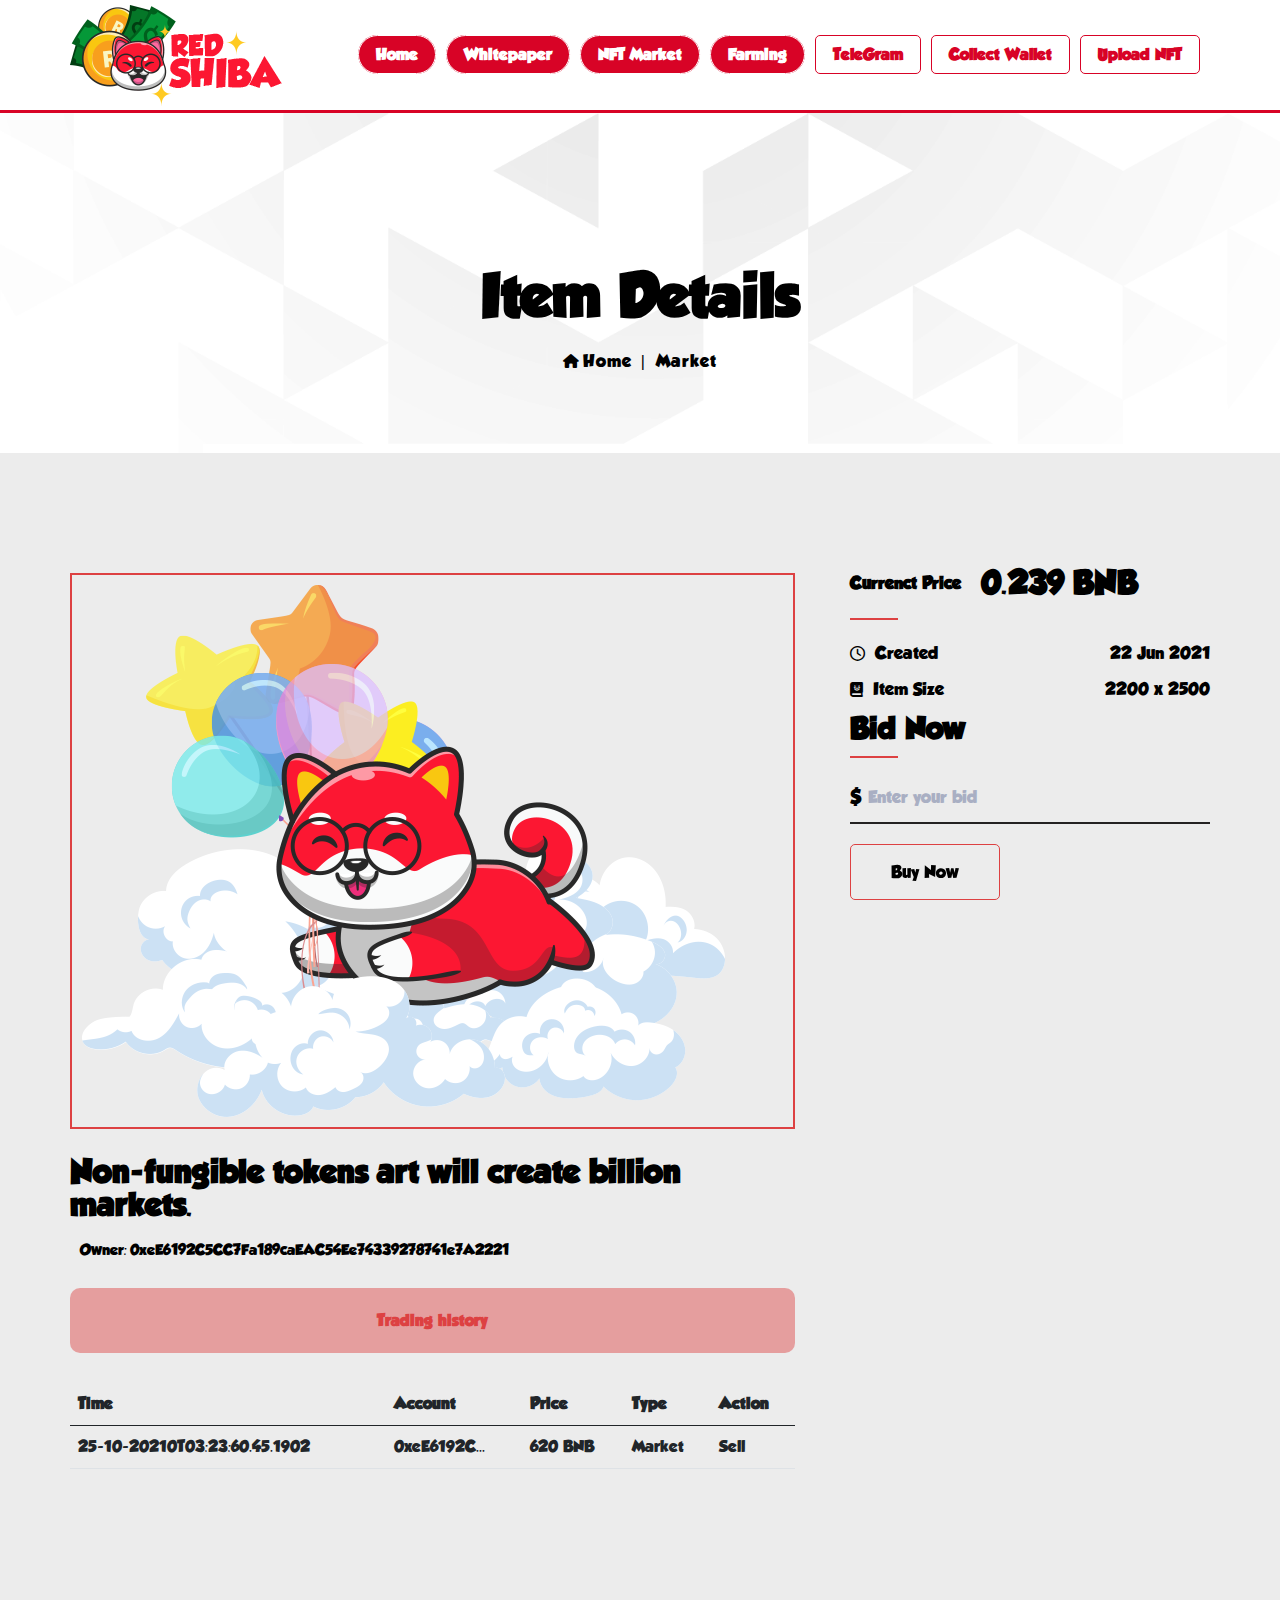
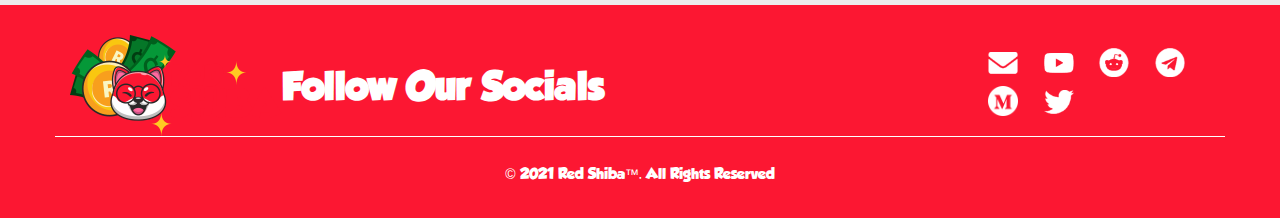
<file: item-details.html>
<!DOCTYPE html>
<!--[if lt IE 7]> <html class="no-js lt-ie9 lt-ie8 lt-ie7"> <![endif]-->
<!--[if IE 7]> <html class="no-js lt-ie9 lt-ie8"> <![endif]-->
<!--[if IE 8]> <html class="no-js lt-ie9"> <![endif]-->
<!--[if gt IE 8]> <!-->
<html lang="zxx">
<!--
<![endif]-->

<head>
    <!-- TITLE OF SITE -->
    <title>Red Shiba</title>

    <meta charset="utf-8">
    <meta http-equiv="X-UA-Compatible" content="IE=edge">
    <meta name="viewport" content="width=device-width, initial-scale=1, maximum-scale=1">

    <!-- Favicons -->
    <link rel="icon" type="image/png" href="img/favicon.png">


    <!-- CSS Begins
================================================== -->
    <!--Animate Effect-->
    <link href="css/animate.css" rel="stylesheet">
    <link href="css/hover.css" rel="stylesheet">

    <!--BootStrap -->
    <link href="css/bootstrap.min.css" rel="stylesheet">
    <link href="css/normalize.css" rel="stylesheet">

    <!-- Main Style -->
    <link href="css/style.css" rel="stylesheet">
    <link href="css/responsive.css" rel="stylesheet">
    <link rel="stylesheet" href="https://cdnjs.cloudflare.com/ajax/libs/font-awesome/6.0.0-beta2/css/all.min.css" />

</head>

<body cz-shortcut-listen="true">

    <!-- ::::::::::::::::::::::::::: Start: Preloader section ::::::::::::::::::::::::::: -->

    <!-- ::::::::::::::::::::::::::: End: Preloader section ::::::::::::::::::::::::::: -->

    <!-- Start: Header Section
==================================================-->
    <div class="menu_wrapper">
        <nav>
            <!-- <input type="checkbox" id="show-search"> -->
            <input type="checkbox" id="show-menu">
            <label for="show-menu" class="menu-icon"><i class="fas fa-bars"></i></label>
            <div class="menu_content">
                <div class="logo">
                    <a href="index.html"><img src="img/logo Red shiba.png" alt=""></a>
                </div>
                <!-- ./logo -->
                <ul class="links">
                    <li><a href="index.html">Home</a></li>
                    <li><a target="_blank"href="/REDSBA.pdf" >Whitepaper</a></li>
                    <li><a href="market.html">NFT Market</a></li>
                    <li><a href="farming.html">Farming</a></li>
                    <li><a href="https://t.me/RedshibaTokenChat" class="btn-outline">TeleGram</a></li>
                    <li><a href="#" class="btn-outline">Collect Wallet</a></li>
                    <li><a href="author-create.html" class="btn-outline">Upload NFT</a></li>
                </ul>
                <!-- ./ ul -->
            </div>
            <!-- ./ menu_content -->
        </nav>
    </div>
    <!-- End: header navigation
==================================================-->


    <!-- Start: Connect Wallet Modal
==================================================-->
    <div class="modal fade" id="connectWallet" tabindex="-1" aria-hidden="true">
        <div class="modal-dialog">
            <div class="modal-content">
                <div class="modal-header">
                    <h5 class="modal-title">Connect to a wallet</h5>
                    <button type="button" class="btn-close" data-bs-dismiss="modal" aria-label="Close"></button>
                </div>
                <div class="wallet_body">
                    <a href="#">
                        Install Binance Chain Wallet
                        <i class="fas fa-box"> </i>
                    </a>
                    <a href="#">
                        Install Metamask
                        <i class="fa fa-head-side-mask"> </i>
                    </a>
                    <a href="#">
                        WalletConnect
                        <i class="fab fa-google-wallet"> </i>
                    </a>
                    <a href="#">
                        Fortmatic
                        <i class="fa fa-pallet"> </i>
                    </a>
                </div>
                <!-- ./ wallet_body -->
            </div>
            <!-- ./ modal-content -->
        </div>
        <!-- ./  modal-dialog -->
    </div>
    <!-- End: Connect Wallet Modal
==================================================-->


    <!-- header -->
    <header class="single-header">
        <!-- Start: Header Content -->
        <div class="container">
            <div class="row text-center">
                <div class="col-sm-12">
                    <!-- Headline Goes Here -->
                    <h3>Item Details</h3>
                    <h4><a href="index.html"> <i class="fas fa-home"></i>Home</a> <span> | </span> Market </h4>
                </div>
            </div>
            <!-- End: .row -->
        </div>
        <!-- End: Header Content -->
    </header>
    <!--/. header -->
    <!--/    
==================================================-->



    <div class="single_items">
        <div class="container">
            <div class="row">
                <!-- Blog Area -->
                <div class="col-lg-8 col-sm-12">
                    <div class="single_items_wrap">
                        <div class="single_items_img">
                            <img class="img-responsive" src="img/Shiba7.png" alt="">
                        </div>
                        <h4>Non-fungible tokens art will create billion markets.</h4>
                        <div class="single_items_meta">
                            <p>Owner: 0xeE6192C5CC7Fa189caEAC54Ee74339278741e7A2221 </p>
                        </div>

                        <div class="single_items_tab">
                            <ul class="nav nav-pills" id="pills-tab" role="tablist">
                                <li class="nav-item">
                                    <button class="nav-link active" id="pills-curriculum-tab" data-bs-toggle="tab"
                                        data-bs-target="#pills-curriculum" role="tab" aria-controls="pills-curriculum"
                                        aria-selected="true" type="button">Trading history</button>
                                </li>
                            </ul>
                            <div class="tab-content single_items_tab_cont" id="pills-tabContent">

                                <div class="tab-pane fade active show" id="pills-curriculum"
                                    aria-labelledby="pills-curriculum-tab" role="tabpanel">
                                    <div class="table-responsive">
                                        <table class="table text-dark">
                                            <thead>
                                                <tr>
                                                    <th scope="col">Time</th>
                                                    <th scope="col">Account</th>
                                                    <th scope="col">Price</th>
                                                    <th scope="col">Type</th>
                                                    <th scope="col">Action</th>
                                                </tr>
                                            </thead>
                                            <tbody>
                                                <tr>
                                                    <td>25-10-20210T03:23:60.45.1902</td>
                                                    <td>0xeE6192C...</td>
                                                    <td>620 BNB</td>
                                                    <td>Market</td>
                                                    <td>Sell</td>
                                                </tr>
                                            </tbody>
                                        </table>
                                    </div>
                                </div>
                                <!-- end: Bid Tabs -->
                            </div>
                        </div>

                    </div>
                    <!--/ article -->
                </div>
                <!--/ Left Side Area -->

                <!-- Widget Area -->
                <div class="col-lg-4 col-sm-12 single_curs_right">
                    <!-- Widget Course Details -->
                    <aside class="widget-item-details">
                        <h2> Currenct Price <span> 0.239 BNB </span></h2>
                        <div class="course-detail-list">
                            <span> <i class="far fa-clock"></i>Created </span>
                            <span> 22 Jun 2021 </span>
                        </div>
                        <div class="course-detail-list">
                            <span> <i class="fas fa-journal-whills"></i>Item Size </span>
                            <span> 2200 x 2500 </span>
                        </div>

                    </aside>
                    <!-- Widget Course Details /- -->


                    <!-- Auction Ending In -->
                    <aside class="widget-item-bid">
                        <h3>Bid Now </h3>
                        <div class="item_bid_form">
                            <span class="item_bid_dollar">$</span>
                            <input class="nft-input" type="number" name="name" placeholder="Enter your bid" min="0"
                                step="0.1">
                        </div>
                        <a href="#" class="more-link"> Buy now </a>
                    </aside>
                    <!-- Auction Ending In  /- -->
                </div>
                <!-- Widget Area /- -->
            </div>
        </div>
        <!-- Container /- -->
    </div>


    <!-- Start:Footer Section
==================================================-->
    <footer class="footer-section">
        <div class="container">
            <div class="row">
                <!-- Start: logo -->
                <div class="col-lg-6 col-md-6 col-sm-12">
                    <div class="footer_logo">
                        <img src="img/logo Red shiba.png" alt="">
                        <h1>Follow Our Socials</h1>
                    </div>
                </div>
                <!-- End: logo -->
                <div class="col-lg-6">
                    <div class="footer_socil">
                        <ul>
                            <li>
                                <a target="_blank" href="mailto:support@redshibatoken.dog">
                                    <img src="img/icon white logo/icon logo 1.png" alt="">
                                </a>
                            </li>
                            <!-- <li>
                        <a href="#">
                            <img src="img/icon white logo/icon logo 2.png" alt="">
                        </a>
                    </li> -->
                            <li>
                                <a target="_blank" href="https://www.youtube.com/channel/UCw_8pRcuTbw6DZfQD3wsXnQ">
                                    <img src="img/icon white logo/icon logo 3.png" alt="">
                                </a>
                            </li>
                            <li>
                                <a target="_blank" href="https://www.reddit.com/r/RedShiba_Official123">
                                    <img src="img/icon white logo/icon logo 4.png" alt="">
                                </a>
                            </li>
                            <!-- <li>
                        <a href="#">
                            <img src="img/icon white logo/icon logo 5.png" alt="">
                        </a>
                    </li> -->
                            <li>
                                <a target="_blank" href="https://t.me/RedshibaTokenChat">
                                    <img src="img/icon white logo/icon logo 6.png" alt="">
                                </a>
                            </li>
                            <li>
                                <a target="_blank" href="https://medium.com/@redshibatoken">
                                    <img src="img/icon white logo/medium.png" alt="">
                                </a>
                            </li>
                            <li>
                                <a target="_blank" href="https://twitter.com/RedshibaToken">
                                    <img src="img/icon white logo/icon logo 8.png" alt="">
                                </a>
                            </li>
                        </ul>
                    </div>
                </div>
            </div>
        </div>
        <!-- Start:Subfooter -->
        <div class="subfooter">
            <p> © 2021 Red Shiba™. All Rights Reserved</p>
        </div>
        <!-- End:Subfooter -->
    </footer>
    <!-- End:Footer Section
==================================================-->

    <!-- Scripts
========================================-->
    <!-- jquery -->
    <script src="js/jquery.min.js"></script>
    <!-- plugins -->
    <script src="js/plugins.js"></script>
    <!-- Bootstrap -->
    <script src="js/bootstrap.min.js"></script>

    <!-- Custom Scripts
========================================-->
    <script src="js/main.js"></script>

</body>

</html>
</file>
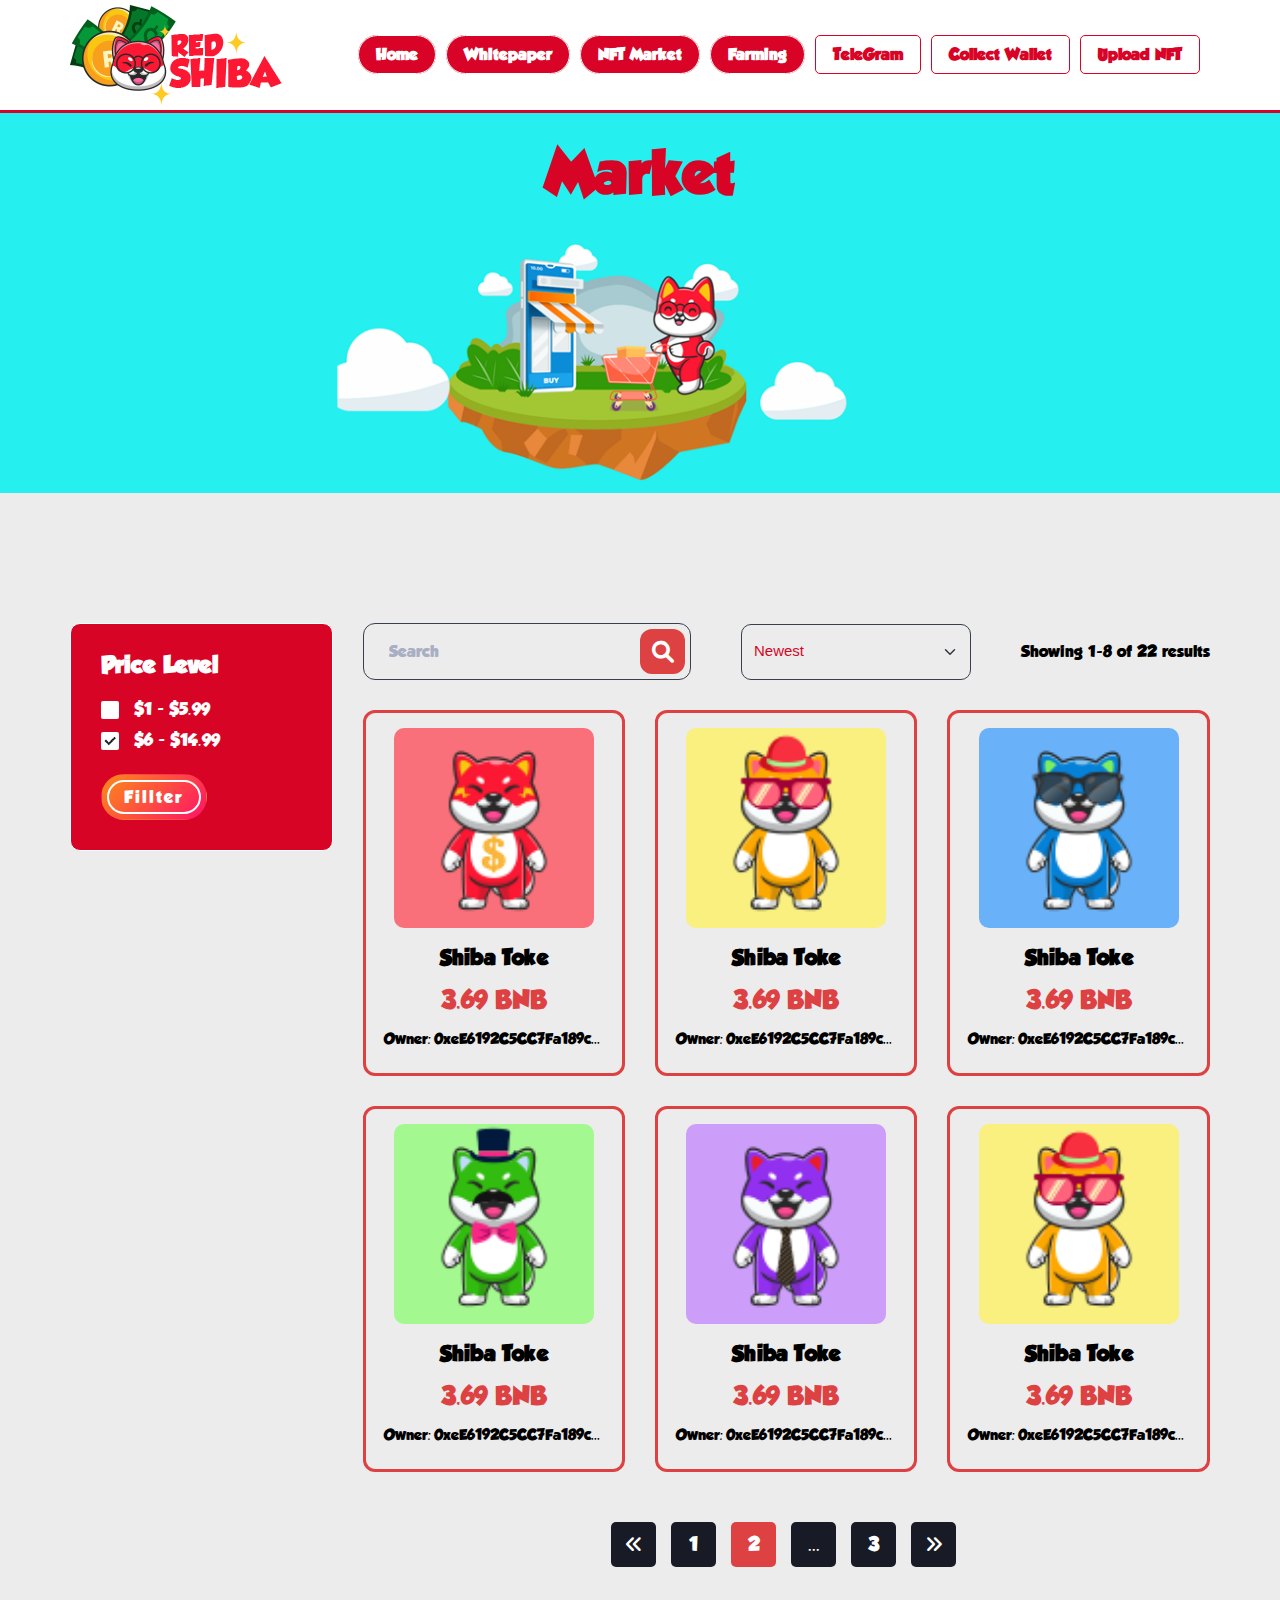
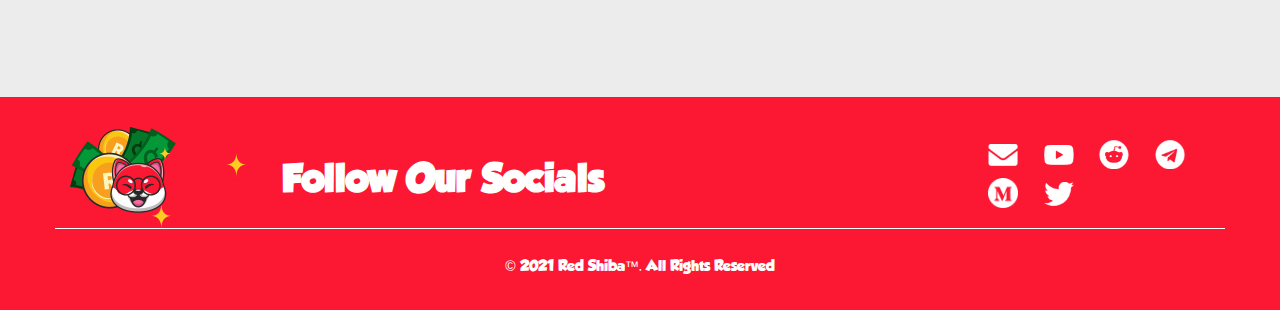
<file: market.html>
<!DOCTYPE html>
<!--[if lt IE 7]> <html class="no-js lt-ie9 lt-ie8 lt-ie7"> <![endif]-->
<!--[if IE 7]> <html class="no-js lt-ie9 lt-ie8"> <![endif]-->
<!--[if IE 8]> <html class="no-js lt-ie9"> <![endif]-->
<!--[if gt IE 8]> <!-->
<html lang="zxx">
<!--
<![endif]-->

<head>
    <!-- TITLE OF SITE -->
    <title>Red Shiba</title>

    <meta charset="utf-8">
    <meta http-equiv="X-UA-Compatible" content="IE=edge">
    <meta name="viewport" content="width=device-width, initial-scale=1, maximum-scale=1">

    <!-- Favicons -->
    <link rel="icon" type="image/png" href="img/favicon.png">


    <!-- CSS Begins
================================================== -->
    <!--Animate Effect-->
    <link href="css/animate.css" rel="stylesheet">
    <link href="css/hover.css" rel="stylesheet">

    <!--BootStrap -->
    <link href="css/bootstrap.min.css" rel="stylesheet">
    <link href="css/normalize.css" rel="stylesheet">

    <!-- Main Style -->
    <link href="css/style.css" rel="stylesheet">
    <link href="css/responsive.css" rel="stylesheet">
    <link rel="stylesheet" href="https://cdnjs.cloudflare.com/ajax/libs/font-awesome/6.0.0-beta2/css/all.min.css" />

</head>

<body cz-shortcut-listen="true">

    <!-- ::::::::::::::::::::::::::: Start: Preloader section ::::::::::::::::::::::::::: -->

    <!-- ::::::::::::::::::::::::::: End: Preloader section ::::::::::::::::::::::::::: -->

    <!-- Start: Header Section
==================================================-->
    <div class="menu_wrapper">
        <nav>
            <!-- <input type="checkbox" id="show-search"> -->
            <input type="checkbox" id="show-menu">
            <label for="show-menu" class="menu-icon"><i class="fas fa-bars"></i></label>
            <div class="menu_content">
                <div class="logo">
                    <a href="index.html"><img src="img/logo Red shiba.png" alt=""></a>
                </div>
                <!-- ./logo -->
                <ul class="links">
                    <li><a href="index.html">Home</a></li>
                    <li><a target="_blank"href="/REDSBA.pdf" >Whitepaper</a></li>
                    <li><a href="market.html">NFT Market</a></li>
                    <li><a href="farming.html">Farming</a></li>
                    <li><a href="https://t.me/RedshibaTokenChat" class="btn-outline">TeleGram</a></li>
                    <li><a href="#" class="btn-outline">Collect Wallet</a></li>
                    <li><a href="author-create.html" class="btn-outline">Upload NFT</a></li>
                </ul>
                <!-- ./ ul -->
            </div>
            <!-- ./ menu_content -->
        </nav>
    </div>
    <!-- End: header navigation
==================================================-->


    <!-- Start: Connect Wallet Modal
==================================================-->
    <div class="modal fade" id="connectWallet" tabindex="-1" aria-hidden="true">
        <div class="modal-dialog">
            <div class="modal-content">
                <div class="modal-header">
                    <h5 class="modal-title">Connect to a wallet</h5>
                    <button type="button" class="btn-close" data-bs-dismiss="modal" aria-label="Close"></button>
                </div>
                <div class="wallet_body">
                    <a href="#">
                        Install Binance Chain Wallet
                        <i class="fas fa-box"> </i>
                    </a>
                    <a href="#">
                        Install Metamask
                        <i class="fa fa-head-side-mask"> </i>
                    </a>
                    <a href="#">
                        WalletConnect
                        <i class="fab fa-google-wallet"> </i>
                    </a>
                    <a href="#">
                        Fortmatic
                        <i class="fa fa-pallet"> </i>
                    </a>
                </div>
                <!-- ./ wallet_body -->
            </div>
            <!-- ./ modal-content -->
        </div>
        <!-- ./  modal-dialog -->
    </div>
    <!-- End: Connect Wallet Modal
==================================================-->


    <!-- header -->
    <header class="single-header market-header" style="background-image: url(img/market.png);">
        <!-- Start: Header Content -->
        <div class="container">
            <div class="row text-center">
                <div class="col-sm-12">
                    <!-- Headline Goes Here -->
                    <h3>Market</h3>
                </div>
            </div>
            <!-- End: .row -->
        </div>
        <!-- End: Header Content -->
    </header>
    <!--/. header -->
    <!--/    
==================================================-->




    <!-- Start: Discover Section
==================================================-->
    <section class="discover_section_two">
        <div class="container">
            <div class="row">
                <div class="col-sm-12 col-lg-3 discovertw_sidebar">

                    <div class="discover_price_sidebar">
                        <h4 class="course_cat_title">Price Level</h4>
                        <ul>
                            <li>
                                <div class="course_cat_check">
                                    <input class="cat-check-input" type="radio" value="" id="priceCheck1" checked=""
                                        name="priceCheck">
                                    <label class="cat-check-label" for="priceCheck1">
                                        $1 - $5.99
                                    </label>
                                </div>
                            </li>
                            <li>
                                <div class="course_cat_check">
                                    <input class="cat-check-input" type="radio" value="" id="priceCheck2" checked=""
                                        name="priceCheck">
                                    <label class="cat-check-label" for="priceCheck2">
                                        $6 - $14.99
                                    </label>
                                </div>
                            </li>

                        </ul>
                        <button type="button" class="btn btn-white btn-launchapp mt-3">Fillter</button>
                    </div>
                    <!-- end: Price Level Widget-->

                </div>
                <!-- end: col-sm-12 col-lg-3-->

                <!--  Start: col-sm-12 col-lg-9 -->
                <div class="col-sm-12 col-lg-9">
                    <div class="row">
                        <div class="col-sm-12 cat_search_filter">
                            <div class="cat_search">
                                <div class="widget widget-search">
                                    <!-- input-group -->
                                    <div class="input-group">
                                        <input class="form-control" placeholder="Search" type="text">
                                        <span class="input-group-btn">
                                            <button type="button"><i class="fas fa-search"></i></button>
                                        </span>
                                    </div>
                                    <!-- /input-group -->
                                </div>
                            </div>
                            <!-- End: Search -->
                            <div class="cat_selectbox">
                                <div class="select-box">
                                    <select class="form-select" aria-label="select">
                                        <option selected="">Newest</option>
                                        <option value="1">Oldest</option>
                                        <option value="2"> Price - Low to high </option>
                                        <option value="3"> Price - High to low </option>
                                        <option value="3"> Auctions only </option>
                                    </select>
                                </div>
                            </div>
                            <!-- end: select box -->
                            <div class="cat_item_count">
                                Showing 1-8 of 22 results
                            </div>
                        </div>
                        <!--  End: Search Filter -->

                        <div class="col-lg-4 col-md-4 col-sm-12">
                            <a class="discover_item d-block" href="item-details.html">
                                <img src="img/nft5.png" alt="image">
                                <h4 class="discover_title text-center mt-3">Shiba Toke</h4>
                                <div class="discover_price">
                                    <span class="discover_price_cur">3.69 BNB</span>
                                </div>
                                <div class="discover_seller_name">Owner: 0xeE6192C5CC7Fa189caEAC54Ee74339278741e7A2221
                                </div>
                            </a>
                        </div>
                        <!-- /. col-lg-4 col-md-4 col-sm-12-->
                        <div class="col-lg-4 col-md-4 col-sm-12">
                            <a class="discover_item d-block" href="item-details.html">
                                <img src="img/nft4.png" alt="image">
                                <h4 class="discover_title text-center mt-3">Shiba Toke</h4>
                                <div class="discover_price">
                                    <span class="discover_price_cur">3.69 BNB</span>
                                </div>
                                <div class="discover_seller_name">Owner: 0xeE6192C5CC7Fa189caEAC54Ee74339278741e7A2221
                                </div>
                            </a>
                        </div>
                        <!-- /. col-lg-4 col-md-4 col-sm-12-->
                        <div class="col-lg-4 col-md-4 col-sm-12">
                            <a class="discover_item d-block" href="item-details.html">
                                <img src="img/nft1.png" alt="image">
                                <h4 class="discover_title text-center mt-3">Shiba Toke</h4>
                                <div class="discover_price">
                                    <span class="discover_price_cur">3.69 BNB</span>
                                </div>
                                <div class="discover_seller_name">Owner: 0xeE6192C5CC7Fa189caEAC54Ee74339278741e7A2221
                                </div>
                            </a>
                        </div>
                        <!-- /. col-lg-4 col-md-4 col-sm-12-->
                        <div class="col-lg-4 col-md-4 col-sm-12">
                            <a class="discover_item d-block" href="item-details.html">
                                <img src="img/nft2.png" alt="image">
                                <h4 class="discover_title text-center mt-3">Shiba Toke</h4>
                                <div class="discover_price">
                                    <span class="discover_price_cur">3.69 BNB</span>
                                </div>
                                <div class="discover_seller_name">Owner: 0xeE6192C5CC7Fa189caEAC54Ee74339278741e7A2221
                                </div>
                            </a>
                        </div>
                        <!-- /. col-lg-4 col-md-4 col-sm-12-->
                        <div class="col-lg-4 col-md-4 col-sm-12">
                            <a class="discover_item d-block" href="item-details.html">
                                <img src="img/nft3.png" alt="image">
                                <h4 class="discover_title text-center mt-3">Shiba Toke</h4>
                                <div class="discover_price">
                                    <span class="discover_price_cur">3.69 BNB</span>
                                </div>
                                <div class="discover_seller_name">Owner: 0xeE6192C5CC7Fa189caEAC54Ee74339278741e7A2221
                                </div>
                            </a>
                        </div>
                        <!-- /. col-lg-4 col-md-4 col-sm-12-->
                        <div class="col-lg-4 col-md-4 col-sm-12">
                            <a class="discover_item d-block" href="item-details.html">
                                <img src="img/nft4.png" alt="image">
                                <h4 class="discover_title text-center mt-3">Shiba Toke</h4>
                                <div class="discover_price">
                                    <span class="discover_price_cur">3.69 BNB</span>
                                </div>
                                <div class="discover_seller_name">Owner: 0xeE6192C5CC7Fa189caEAC54Ee74339278741e7A2221
                                </div>
                            </a>
                        </div>
                        <!-- /. col-lg-4 col-md-4 col-sm-12-->
                    </div>

                    <nav class="sin-page-navigation">
                        <ul class="pagination">
                            <li class="pagination-arrow"><a href="#"><i class="fas fa-angle-double-left"></i></a></li>
                            <li><a href="#">1</a></li>
                            <li><a class="active" href="#">2</a></li>
                            <li><a href="#">...</a></li>
                            <li><a href="#">3</a></li>
                            <li class="pagination-arrow"><a href="#"><i class="fas fa-angle-double-right"></i></a></li>
                        </ul>
                    </nav>
                    <!-- end:  pagination-->
                </div>
            </div>
            <!-- /. row -->
        </div>
        <!-- /. container -->
    </section>
    <!-- End: Discover Section
==================================================-->

    <!-- Start:Footer Section
==================================================-->
    <footer class="footer-section">
        <div class="container">
            <div class="row">
                <!-- Start: logo -->
                <div class="col-lg-6 col-md-6 col-sm-12">
                    <div class="footer_logo">
                        <img src="img/logo Red shiba.png" alt="">
                        <h1>Follow Our Socials</h1>
                    </div>
                </div>
                <!-- End: logo -->
                <div class="col-lg-6">
                    <div class="footer_socil">
                        <ul>
                            <li>
                                <a target="_blank" href="mailto:support@redshibatoken.dog">
                                    <img src="img/icon white logo/icon logo 1.png" alt="">
                                </a>
                            </li>
                            <!-- <li>
                        <a href="#">
                            <img src="img/icon white logo/icon logo 2.png" alt="">
                        </a>
                    </li> -->
                            <li>
                                <a target="_blank" href="https://www.youtube.com/channel/UCw_8pRcuTbw6DZfQD3wsXnQ">
                                    <img src="img/icon white logo/icon logo 3.png" alt="">
                                </a>
                            </li>
                            <li>
                                <a target="_blank" href="https://www.reddit.com/r/RedShiba_Official123">
                                    <img src="img/icon white logo/icon logo 4.png" alt="">
                                </a>
                            </li>
                            <!-- <li>
                        <a href="#">
                            <img src="img/icon white logo/icon logo 5.png" alt="">
                        </a>
                    </li> -->
                            <li>
                                <a target="_blank" href="https://t.me/RedshibaTokenChat">
                                    <img src="img/icon white logo/icon logo 6.png" alt="">
                                </a>
                            </li>
                            <li>
                                <a target="_blank" href="https://medium.com/@redshibatoken">
                                    <img src="img/icon white logo/medium.png" alt="">
                                </a>
                            </li>
                            <li>
                                <a target="_blank" href="https://twitter.com/RedshibaToken">
                                    <img src="img/icon white logo/icon logo 8.png" alt="">
                                </a>
                            </li>
                        </ul>
                    </div>
                </div>
            </div>
        </div>
        <!-- Start:Subfooter -->
        <div class="subfooter">
            <p> © 2021 Red Shiba™. All Rights Reserved</p>
        </div>
        <!-- End:Subfooter -->
    </footer>
    <!-- End:Footer Section
==================================================-->

    <!-- Scripts
========================================-->
    <!-- jquery -->
    <script src="js/jquery.min.js"></script>
    <!-- plugins -->
    <script src="js/plugins.js"></script>
    <!-- Bootstrap -->
    <script src="js/bootstrap.min.js"></script>

    <!-- Custom Scripts
========================================-->
    <script src="js/main.js"></script>

</body>

</html>
</file>
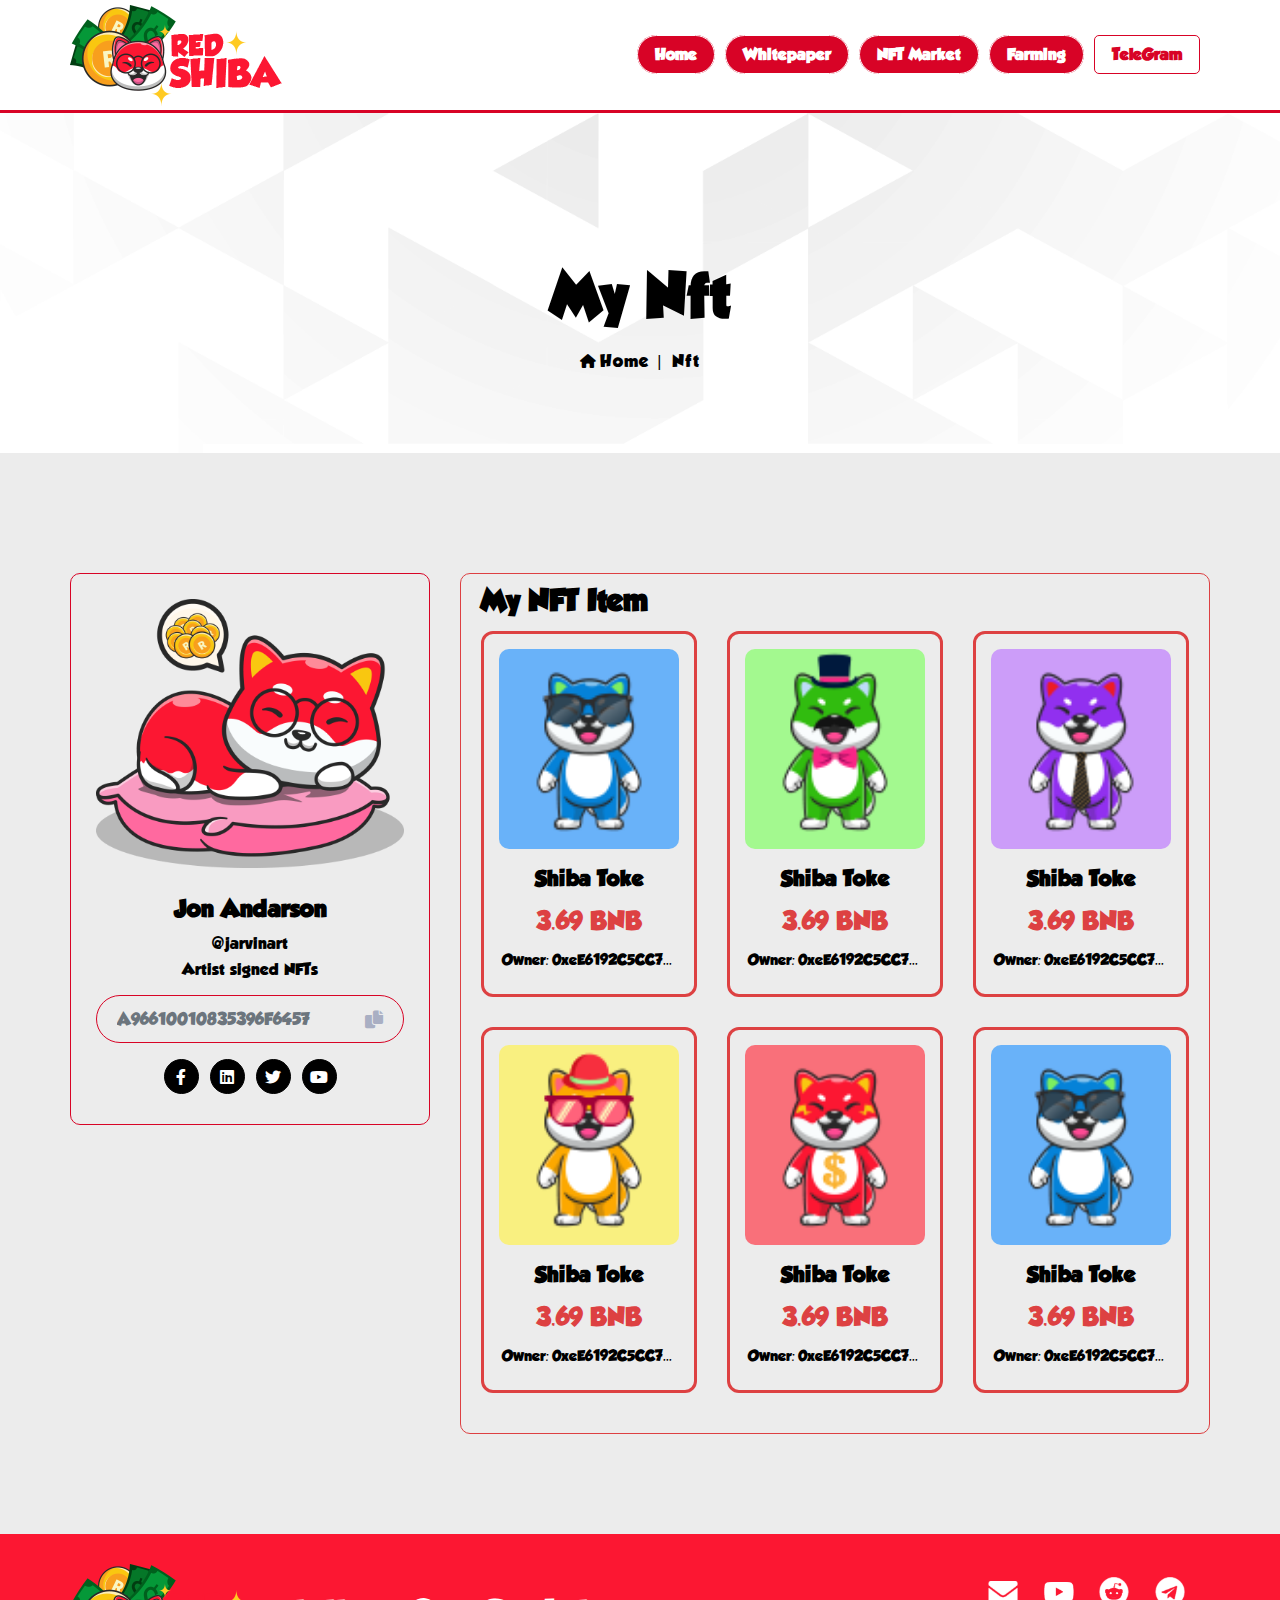
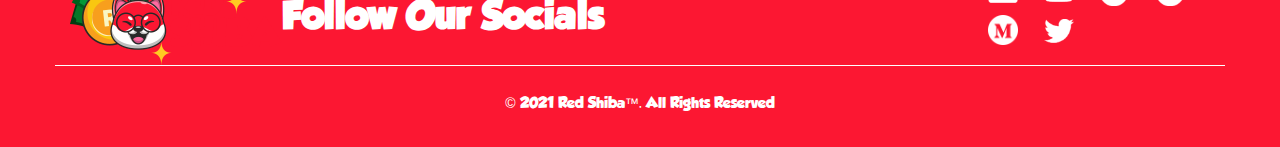
<file: my-nft.html>
<!DOCTYPE html>
<!--[if lt IE 7]> <html class="no-js lt-ie9 lt-ie8 lt-ie7"> <![endif]-->
<!--[if IE 7]> <html class="no-js lt-ie9 lt-ie8"> <![endif]-->
<!--[if IE 8]> <html class="no-js lt-ie9"> <![endif]-->
<!--[if gt IE 8]> <!-->
<html lang="zxx">
<!--
<![endif]-->

<head>
    <!-- TITLE OF SITE -->
    <title>Red Shiba</title>

    <meta charset="utf-8">
    <meta http-equiv="X-UA-Compatible" content="IE=edge">
    <meta name="viewport" content="width=device-width, initial-scale=1, maximum-scale=1">

    <!-- Favicons -->
    <link rel="icon" type="image/png" href="img/favicon.png">


    <!-- CSS Begins
================================================== -->
    <!--Animate Effect-->
    <link href="css/animate.css" rel="stylesheet">
    <link href="css/hover.css" rel="stylesheet">

    <!--BootStrap -->
    <link href="css/bootstrap.min.css" rel="stylesheet">
    <link href="css/normalize.css" rel="stylesheet">

    <!-- Main Style -->
    <link href="css/style.css" rel="stylesheet">
    <link href="css/responsive.css" rel="stylesheet">
    <link rel="stylesheet" href="https://cdnjs.cloudflare.com/ajax/libs/font-awesome/6.0.0-beta2/css/all.min.css" />

</head>

<body cz-shortcut-listen="true">

    <!-- ::::::::::::::::::::::::::: Start: Preloader section ::::::::::::::::::::::::::: -->

    <!-- ::::::::::::::::::::::::::: End: Preloader section ::::::::::::::::::::::::::: -->

    <!-- Start: Header Section
==================================================-->
    <div class="menu_wrapper">
        <nav>
            <!-- <input type="checkbox" id="show-search"> -->
            <input type="checkbox" id="show-menu">
            <label for="show-menu" class="menu-icon"><i class="fas fa-bars"></i></label>
            <div class="menu_content">
                <div class="logo">
                    <a href="index.html"><img src="img/logo Red shiba.png" alt=""></a>
                </div>
                <!-- ./logo -->
                <ul class="links">
                    <li><a href="index.html">Home</a></li>
                    <li><a target="_blank"href="/REDSBA.pdf">Whitepaper</a></li>
                    <li><a href="market.html">NFT Market</a></li>
                    <li><a href="farming.html">Farming</a></li>
                    <li><a href="https://t.me/RedshibaTokenChat" class="btn-outline">TeleGram</a></li>
                </ul>
                <!-- ./ ul -->
            </div>
            <!-- ./ menu_content -->
        </nav>
    </div>
    <!-- End: header navigation
==================================================-->


    <!-- Start: Connect Wallet Modal
==================================================-->
    <div class="modal fade" id="connectWallet" tabindex="-1" aria-hidden="true">
        <div class="modal-dialog">
            <div class="modal-content">
                <div class="modal-header">
                    <h5 class="modal-title">Connect to a wallet</h5>
                    <button type="button" class="btn-close" data-bs-dismiss="modal" aria-label="Close"></button>
                </div>
                <div class="wallet_body">
                    <a href="#">
                        Install Binance Chain Wallet
                        <i class="fas fa-box"> </i>
                    </a>
                    <a href="#">
                        Install Metamask
                        <i class="fa fa-head-side-mask"> </i>
                    </a>
                    <a href="#">
                        WalletConnect
                        <i class="fab fa-google-wallet"> </i>
                    </a>
                    <a href="#">
                        Fortmatic
                        <i class="fa fa-pallet"> </i>
                    </a>
                </div>
                <!-- ./ wallet_body -->
            </div>
            <!-- ./ modal-content -->
        </div>
        <!-- ./  modal-dialog -->
    </div>
    <!-- End: Connect Wallet Modal
==================================================-->


    <!-- header -->
    <header class="single-header">
        <!-- Start: Header Content -->
        <div class="container">
            <div class="row text-center">
                <div class="col-sm-12">
                    <!-- Headline Goes Here -->
                    <h3>My nft</h3>
                    <h4><a href="index.html"> <i class="fas fa-home"></i>Home</a> <span> | </span> nft </h4>
                </div>
            </div>
            <!-- End: .row -->
        </div>
        <!-- End: Header Content -->
    </header>
    <!--/. header -->
    <!--/    
==================================================-->




    <!-- Start: Discover Section
==================================================-->

    <section class="single-author-section item_create">
        <div class="container">
            <div class="row">
                <div class="col-lg-4 col-md-5 col-sm-12">
                    <div class=" authorr_left">
                        <div class=" authorr_avatar">
                            <img src="img/Shiba1.png" alt="">
                            <h3> Jon Andarson </h3>
                            <span> @jarvinart</span>
                            <span> Artist signed NFTs</span>
                        </div>
                        <div class="author_link_copy">
                            <input type="text" class="form-control" placeholder="A96610010835396F6457">
                            <div class="input-group-append">
                                <button><i class="fas fa-copy"></i></button>
                            </div>
                        </div>
                        <div class="authorr_social">
                            <a href="" class="fab fa-facebook-f"></a>
                            <a href="" class="fab fa-linkedin"></a>
                            <a href="" class="fab fa-twitter"></a>
                            <a href="" class="fab fa-youtube"></a>
                        </div>
                    </div>
                </div>
                <!-- /. col-lg-4 col-md-5 col-sm-12 -->

                <div class="col-lg-8 col-md-7 col-sm-12">
                    <div class="my-nft-wrap">
                        <h3>My NFT Item </h3>
                        <div class="row">
                            <div class="col-lg-4 col-md-4 col-sm-12">
                                <a class="discover_item d-block" href="item-details.html">
                                    <img src="img/nft1.png" alt="image">
                                    <h4 class="discover_title text-center mt-3">Shiba Toke</h4>
                                    <div class="discover_price">
                                        <span class="discover_price_cur">3.69 BNB</span>
                                    </div>
                                    <div class="discover_seller_name">Owner:
                                        0xeE6192C5CC7Fa189caEAC54Ee74339278741e7A2221
                                    </div>
                                </a>
                            </div>
                            <!-- /. col-lg-4 col-md-4 col-sm-12-->
                            <div class="col-lg-4 col-md-4 col-sm-12">
                                <a class="discover_item d-block" href="item-details.html">
                                    <img src="img/nft2.png" alt="image">
                                    <h4 class="discover_title text-center mt-3">Shiba Toke</h4>
                                    <div class="discover_price">
                                        <span class="discover_price_cur">3.69 BNB</span>
                                    </div>
                                    <div class="discover_seller_name">Owner:
                                        0xeE6192C5CC7Fa189caEAC54Ee74339278741e7A2221
                                    </div>
                                </a>
                            </div>
                            <!-- /. col-lg-4 col-md-4 col-sm-12-->
                            <div class="col-lg-4 col-md-4 col-sm-12">
                                <a class="discover_item d-block" href="item-details.html">
                                    <img src="img/nft3.png" alt="image">
                                    <h4 class="discover_title text-center mt-3">Shiba Toke</h4>
                                    <div class="discover_price">
                                        <span class="discover_price_cur">3.69 BNB</span>
                                    </div>
                                    <div class="discover_seller_name">Owner:
                                        0xeE6192C5CC7Fa189caEAC54Ee74339278741e7A2221
                                    </div>
                                </a>
                            </div>
                            <!-- /. col-lg-4 col-md-4 col-sm-12-->
                            <div class="col-lg-4 col-md-4 col-sm-12">
                                <a class="discover_item d-block" href="item-details.html">
                                    <img src="img/nft4.png" alt="image">
                                    <h4 class="discover_title text-center mt-3">Shiba Toke</h4>
                                    <div class="discover_price">
                                        <span class="discover_price_cur">3.69 BNB</span>
                                    </div>
                                    <div class="discover_seller_name">Owner:
                                        0xeE6192C5CC7Fa189caEAC54Ee74339278741e7A2221
                                    </div>
                                </a>
                            </div>
                            <!-- /. col-lg-4 col-md-4 col-sm-12-->
                            <div class="col-lg-4 col-md-4 col-sm-12">
                                <a class="discover_item d-block" href="item-details.html">
                                    <img src="img/nft5.png" alt="image">
                                    <h4 class="discover_title text-center mt-3">Shiba Toke</h4>
                                    <div class="discover_price">
                                        <span class="discover_price_cur">3.69 BNB</span>
                                    </div>
                                    <div class="discover_seller_name">Owner:
                                        0xeE6192C5CC7Fa189caEAC54Ee74339278741e7A2221
                                    </div>
                                </a>
                            </div>
                            <!-- /. col-lg-4 col-md-4 col-sm-12-->
                            <div class="col-lg-4 col-md-4 col-sm-12">
                                <a class="discover_item d-block" href="item-details.html">
                                    <img src="img/nft1.png" alt="image">
                                    <h4 class="discover_title text-center mt-3">Shiba Toke</h4>
                                    <div class="discover_price">
                                        <span class="discover_price_cur">3.69 BNB</span>
                                    </div>
                                    <div class="discover_seller_name">Owner:
                                        0xeE6192C5CC7Fa189caEAC54Ee74339278741e7A2221
                                    </div>
                                </a>
                            </div>
                            <!-- /. col-lg-4 col-md-4 col-sm-12-->
                        </div>
                    </div>

                </div>
                <!-- /. col-lg-8 col-md-7 col-sm-12 -->
            </div>
            <!-- /. row -->
        </div>
        <!-- /. container -->
    </section>

    <!-- End: Discover Section
==================================================-->

    <!-- Start:Footer Section
==================================================-->
    <footer class="footer-section">
        <div class="container">
            <div class="row">
                <!-- Start: logo -->
                <div class="col-lg-6 col-md-6 col-sm-12">
                    <div class="footer_logo">
                        <img src="img/logo Red shiba.png" alt="">
                        <h1>Follow Our Socials</h1>
                    </div>
                </div>
                <!-- End: logo -->
                <div class="col-lg-6">
                    <div class="footer_socil">
                        <ul>
                            <li>
                                <a target="_blank" href="mailto:support@redshibatoken.dog">
                                    <img src="img/icon white logo/icon logo 1.png" alt="">
                                </a>
                            </li>
                            <!-- <li>
                        <a href="#">
                            <img src="img/icon white logo/icon logo 2.png" alt="">
                        </a>
                    </li> -->
                            <li>
                                <a target="_blank" href="https://www.youtube.com/channel/UCw_8pRcuTbw6DZfQD3wsXnQ">
                                    <img src="img/icon white logo/icon logo 3.png" alt="">
                                </a>
                            </li>
                            <li>
                                <a target="_blank" href="https://www.reddit.com/r/RedShiba_Official123">
                                    <img src="img/icon white logo/icon logo 4.png" alt="">
                                </a>
                            </li>
                            <!-- <li>
                        <a href="#">
                            <img src="img/icon white logo/icon logo 5.png" alt="">
                        </a>
                    </li> -->
                            <li>
                                <a target="_blank" href="https://t.me/RedshibaTokenChat">
                                    <img src="img/icon white logo/icon logo 6.png" alt="">
                                </a>
                            </li>
                            <li>
                                <a target="_blank" href="https://medium.com/@redshibatoken">
                                    <img src="img/icon white logo/medium.png" alt="">
                                </a>
                            </li>
                            <li>
                                <a target="_blank" href="https://twitter.com/RedshibaToken">
                                    <img src="img/icon white logo/icon logo 8.png" alt="">
                                </a>
                            </li>
                        </ul>
                    </div>
                </div>
            </div>
        </div>
        <!-- Start:Subfooter -->
        <div class="subfooter">
            <p> © 2021 Red Shiba™. All Rights Reserved</p>
        </div>
        <!-- End:Subfooter -->
    </footer>
    <!-- End:Footer Section
==================================================-->

    <!-- Scripts
========================================-->
    <!-- jquery -->
    <script src="js/jquery.min.js"></script>
    <!-- plugins -->
    <script src="js/plugins.js"></script>
    <!-- Bootstrap -->
    <script src="js/bootstrap.min.js"></script>

    <!-- Custom Scripts
========================================-->
    <script src="js/main.js"></script>

</body>

</html>
</file>
<file: css/style.css>
/* Index of CSS
==================================================
1. Global styles

2. Header Section

3. Service Section /.service-section

4. About Section /.about_process

5. Pricing Section /.pricing-section

6. Call To Action Section /.calltoaction

7. Gallery Section /.work-section

8. Video Section /.video-section

9. Team Section /.author-section

10. Blog Section /.blog-section

11. Contact Section /.contact-section

12. Footer Section /.footer-section

[===== Single Page ===== ]

13. Blog Page / .blog_container
  
14. Sigle Blog Page / .single_blog_container

15. About page / .about_page

16. Gallery page / .work_section_page

17. Contact page / .contact_page

18. Testimonial Page /.testimonial-section

*/


/*----------------------------------------------------
    1. Global styles
------------------------------------------------------*/

@import url('../css/font-awesome.min.css');

@font-face {
  font-family: "GroBold";
  src: url(/fonts/GROBOLD.ttf);
}

body {
  color: #fff;
  font-family: 'GroBold', sans-serif;
  font-size: 15px;
  font-weight: normal;
  line-height: 26px;
  margin: 0;
  padding: 0;
  position: relative;
}

img {
  max-width: 100%;
}


/* === PARAGRAPH === */

p {
  margin: 0 0 10px;
}

b,
strong {
  font-weight: 600;
}

/* ===  Headings === */

h1,
h2,
h3,
h4,
h5,
h6 {
  color: #fff;
  font-family: 'GroBold', sans-serif;
  margin: 0 0 15px;
  padding: 0;
  transition: 0.3s;
  font-weight: 700;
}

h1 {
  font-size: 36px;
  line-height: 52px;
  font-weight: 700;
}

h2 {
  font-size: 30px;
  line-height: 45px;
  font-weight: 900;
}

h3 {
  font-size: 28px;
  line-height: 32px;
  font-weight: 700;
}

h4 {
  font-size: 20px;
  line-height: 22px;
}

h5 {
  font-size: 20px;
  line-height: 28px;
}

h6 {
  font-size: 18px;
}

/* ## End: Headings ## */

/* === Hyperlink === */

a {
  color: #303030;
  /*transition*/
  -webkit-transition: all 0.3s ease-in-out;
  -moz-transition: all 0.3s ease-in-out;
  -o-transition: all 0.3s ease-in-out;
  transition: all 0.3s ease-in-out;
  text-decoration: none;
}

a,
a>* {
  cursor: pointer;
  outline: medium none;
  text-decoration: none;
}

a:focus,
a:hover {
  outline: medium none;
  text-decoration: none;
  color: inherit;
}

h1 a,
h2 a,
h3 a,
h4 a,
h5 a,
h6 a {
  color: inherit;
}

ul {
  padding: 0;
  margin: 0;
  list-style-type: none;
}

.pt-130 {
  padding-top: 130px;
}

.pt-120 {
  padding-top: 120px;
}

.pt-110 {
  padding-top: 110px;
}

.pt-100 {
  padding-top: 100px;
}

.pt-90 {
  padding-top: 90px;
}

.pt-80 {
  padding-top: 80px;
}

.pt-70 {
  padding-top: 70px;
}

.pt-60 {
  padding-top: 60px;
}

.pt-50 {
  padding-top: 50px;
}

.pb-130 {
  padding-bottom: 130px;
}

.pb-120 {
  padding-bottom: 120px !important;
}

.pb-110 {
  padding-bottom: 110px !important;
}

.pb-100 {
  padding-bottom: 100px;
}

.pb-90 {
  padding-bottom: 90px !important;
}

.pb-80 {
  padding-bottom: 80px;
}

.pb-70 {
  padding-bottom: 70px;
}

.pb-60 {
  padding-bottom: 60px;
}

.pb-50 {
  padding-bottom: 50px;
}



/* === Hyperlink === */

.btn.btn-fill {
  background: #fff;
}

.btn.btn-fill {
  color: #000;
}

.btn {
  border-width: 1px;
  border-style: solid;
  -webkit-border-radius: 0px;
  -moz-border-radius: 0px;
  -ms-border-radius: 0px;
  -o-border-radius: 0px;
  border-radius: 0px;
  cursor: pointer;
  padding: 10px 22px;
  display: inline-block;
  text-transform: uppercase;
  letter-spacing: 2px;
  position: relative;
  -webkit-transition: all 0.4s ease-out 0s;
  -moz-transition: all 0.4s ease-out 0s;
  -ms-transition: all 0.4s ease-out 0s;
  -o-transition: all 0.4s ease-out 0s;
  transition: all 0.4s ease-out 0s;
  color: #fff;
}

.base-header {
  padding-bottom: 77px;
  margin: auto;
  text-align: left;
}


.base-header h3 {
  position: relative;
  text-transform: capitalize;
  font-weight: 900;
  margin-bottom: 0px;
  font-size: 36px;
  line-height: 1.1;
  color: #fff;
  margin-top: 0px;
}

.base-header h3::after {
  position: absolute;
  content: "";
  width: 70px;
  height: 2px;
  background: #dd4142;
  opacity: .7;
  left: 50%;
  bottom: -25px;
  transform: translateX(-50%);
}

.base-header h3:before {
  content: '';
  position: absolute;
  left: 50%;
  margin-left: -40px;
  bottom: -28px;
  transform: translateX(-50%);
  height: 8px;
  width: 8px;
  z-index: 9;
  border-radius: 50%;
  background: #dd4142;
  -webkit-animation-duration: 3s;
  animation-duration: 3s;
  -webkit-animation-timing-function: linear;
  animation-timing-function: linear;
  -webkit-animation-iteration-count: infinite;
  animation-iteration-count: infinite;
  -webkit-animation-name: MOVE-BG;
  animation-name: MOVE-BG;
}

.base-header-left h3::after {
  left: 0%;
  transform: translateX(0%);
}

.base-header-left h3:before {
  left: 0%;
  margin-left: 0px;
}

@keyframes MOVE-BG {
  from {
    -webkit-transform: translateX(0);
    transform: translateX(0)
  }

  to {
    -webkit-transform: translateX(70px);
    transform: translateX(70px)
  }
}

#preloader {
  position: fixed;
  left: 0;
  top: 0;
  z-index: 9999999;
  width: 100%;
  height: 100%;
  overflow: visible;
  background: #fff url("../images/pre_loader.gif") no-repeat center center;
  color: #000;
}

.more-link:before {
  width: 100%;
  height: 0;
  top: 50%;
  left: 50%;
  background: #dd4142;
  opacity: 0;
  transform: translateX(-50%) translateY(-50%) rotate(90deg);
  content: '';
  position: absolute;
  z-index: -1;
  transition: all 0.3s;
}

.more-link:hover::before {
  height: 400%;
  opacity: 1;
}

.more-link:hover {
  color: #fff;
}

.more-link {
  display: inline-block;
  font-size: 16px;
  padding: 14px 40px 14px 40px;
  color: #000;
  text-transform: capitalize;
  font-weight: 500;
  text-align: center;
}

.more-link {
  vertical-align: middle;
  -webkit-transform: perspective(1px) translateZ(0);
  transform: perspective(1px) translateZ(0);
  box-shadow: 0 0 1px transparent;
  position: relative;
  overflow: hidden;
  -webkit-transition-property: color;
  transition-property: color;
  -webkit-transition-duration: 0.3s;
  transition-duration: 0.3s;
  background: transparent;
  border-radius: 5px;
  border: 1px solid #dd4142;
}

.owl-prev,
.owl-next {
  -webkit-transition: all 0.4s linear 0s;
  transition: all 0.4s linear 0s;
  position: absolute;
  top: 50%;
  margin-top: -25px;
  z-index: 99;
  width: 36px;
  height: 36px;
  line-height: 36px;
  text-align: center;
  color: #333;
  opacity: 0;
}

.owl-theme .owl-controls .owl-nav div {
  padding-right: 20px;
}

.owl-theme .owl-controls .owl-nav .owl-prev {
  left: 0px;
  -webkit-transition: all 0.3s ease-out;
  -moz-transition: all 0.3s ease-out;
  -o-transition: all 0.3s ease-out;
  transition: all 0.3s ease-out;
}

.owl-theme .owl-controls .owl-nav .owl-next {
  right: 15px;
  -webkit-transition: all 0.3s ease-out;
  -moz-transition: all 0.3s ease-out;
  -o-transition: all 0.3s ease-out;
  transition: all 0.3s ease-out;
}

.owl-nav {
  bottom: -50px;
  left: 0%;
}

.owl-prev {
  margin-left: 0;
}

.owl-nav div.owl-next {
  left: 60px;
  right: 20px;
}

.owl-nav div {
  color: #333;
  font-size: 19px;
  height: 50px;
  left: 0px;
  line-height: 36px;
  margin-top: -30px;
  opacity: 0.8;
  -ms-filter: "progid:DXImageTransform.Microsoft.Alpha(Opacity=80)";
  position: absolute;
  text-align: center;
  top: 50.5%;
  width: 50px;
  border-radius: 50%;
  padding-right: 0px !important;
  padding-top: 5px;
}

/*----------------------------------------------------
   2. Header Section
------------------------------------------------------*/


/*-----Navigationn Start-----*/

.menu_wrapper {
  background: transparent;
  width: 100%;
  z-index: 99;
  padding: 20px 0px;
  border-bottom: 3px solid #d80326;
}

.menu_wrapper.menu_sticky {
  position: fixed;
  top: 0px;
  transition: .3s;
  background: #191C26;
  padding: 10px 0px;
  box-shadow: 0px 12px 21px rgba(19, 19, 19, 0.35);
}

.menu_wrapper .header_btn {
  min-width: 185px;
}

.header_btn .more-link {
  padding: 14px 29px 14px 29px;
  background: transparent;
  border: 1px solid #dd4142;
}

.menu_wrapper nav {
  position: relative;
  display: flex;
  max-width: 1172px;
  margin: 0 auto;
  height: 70px;
  align-items: center;
  justify-content: space-between;
  padding: 0px 15px;
}

.menu_wrapper nav .logo {
  margin-right: auto;
}

nav .menu_content {
  display: flex;
  align-items: center;
  width: 100%;
}

nav .menu_content .links {
  display: flex;
}

.menu_content .logo a {
  color: #fff;
  font-size: 30px;
  font-weight: 600;
}

.menu_content .links li {
  list-style: none;
  line-height: 70px;
  margin-right: 10px;
}

.menu_content .links li a,
.menu_content .links li label {
  color: #222;
  padding: 9px 17px;
  border-radius: 5px;
  transition: all 0.3s ease;
  font-size: 15px;
  font-family: 'Lato', sans-serif;
  font-weight: 700;
  text-transform: capitalize;
}

.menu_content .links li a {
  background-color: #d80326;
  border-color: #d80326;
  border: 1px solid;
  color: #fff;
  font-family: "Grobold";
  border-radius: 20px;
  transition: .3s;
}

.menu_content .links li a.btn-outline {
  background-color: transparent;
  color: #d80326;
  border-radius: 5px;
  transition: .3s;
}

.menu_content .links li ul a {
  color: #222;
}

.menu_content .links li a i {
  font-size: 10px;
  margin-left: 0px;
  font-weight: bold;
}

.menu_content .links li label i {
  font-size: 10px;
  margin-left: 0px;
  font-weight: bold;
}

.menu_content .links li label {
  display: none;
}

.menu_content .links li a:hover,
.menu_content .links li label:hover {
  background: #fff;
  color: #d80326;
  transform: translateX(5px);
  transition: .3s;
}

.menu_content .links li a.btn-outline:hover {
  background-color: #d80326;
  color: #fff;
}

.menu_wrapper .search-icon,
.menu_wrapper .menu-icon {
  color: #d80326;
  font-size: 18px;
  cursor: pointer;
  line-height: 70px;
  width: 70px;
  text-align: center;
  margin-right: 13px;
}

.menu_wrapper .search-icon i {
  font-size: 22px;
  z-index: 99;
  position: relative;
  top: 2px;
}

.menu_wrapper #show-search:checked~.search-icon i {
  position: absolute;
  right: 0px;
  top: 35%;
  margin-right: 35px;
}

.menu_wrapper .menu-icon {
  display: none;
}

.menu_wrapper #show-search:checked~.search-icon i::before {
  content: "\f00d";
}

.menu_wrapper .search-box {
  position: absolute;
  height: 100%;
  max-width: calc(100% - 20px);
  width: 100%;
  opacity: 0;
  pointer-events: none;
  transition: all 0.3s ease;
  z-index: 9;
}

.menu_wrapper #show-search:checked~.search-box {
  opacity: 1;
  pointer-events: auto;
}

.search-box input {
  width: 100%;
  height: 100%;
  border: none;
  outline: none;
  font-size: 17px;
  color: #A9AFC3;
  background: #181B25;
  padding: 0 100px 0 25px;
  border-radius: 5px;
}

.search-box input::placeholder {
  color: #A9AFC3;
}

.search-box .go-icon {
  position: absolute;
  right: 35px;
  top: 50%;
  transform: translateY(-46%);
  line-height: 60px;
  width: 70px;
  background: #191b1f;
  border: none;
  outline: none;
  color: #fff;
  font-size: 20px;
  cursor: pointer;
  z-index: 99;
}

.menu_wrapper input[type="checkbox"] {
  display: none;
}

/* Dropdown Menu code start */
.menu_content .links ul {
  position: absolute;
  background: #fff;
  top: 80px;
  z-index: -1;
  opacity: 0;
  visibility: hidden;
  width: 170px;
}

.menu_content .links li:hover>ul {
  top: 70px;
  opacity: 1;
  visibility: visible;
  transition: all 0.3s ease;
}

.menu_content .links ul li a {
  display: block;
  width: 100%;
  line-height: 30px;
  border-radius: 0px !important;
}

.menu_content .links ul ul {
  position: absolute;
  top: 0;
  right: calc(-100% + 8px);
}

.menu_content .links ul li {
  position: relative;
  border-bottom: 1px solid #f0e7e7;
}

.menu_content .links ul li:hover ul {
  top: 0;
}

/* Responsive code start */

@media only screen and (max-width: 992px) {
  .menu_wrapper .header_btn {
    display: none;
  }

  nav .menu_content {
    width: auto;
  }

  .menu_wrapper.menu_sticky {
    background: #121318;
  }

  .menu_wrapper .menu-icon {
    display: block;
    z-index: 9;
  }

  .menu_wrapper .menu-icon i {
    font-size: 22px;
    position: relative;
    top: 3px;
  }

  .menu_wrapper nav {
    max-width: 100%;
  }

  .menu_wrapper #show-menu:checked~.menu-icon i::before {
    content: "\f00d";
  }

  nav .menu_content .links {
    padding: 20px 10px;
    z-index: 1028;
    display: block;
    position: fixed;
    background: #121318;
    height: 100%;
    width: 100%;
    top: 90px;
    left: -100%;
    margin-left: 0;
    max-width: 350px;
    overflow-y: auto;
    padding-bottom: 100px;
    transition: all 0.3s ease;
  }

  .menu_content .links li a {
    margin-bottom: 20px;
    text-align: center;
  }

  nav #show-menu:checked~.menu_content .links {
    left: 0%;
  }

  .menu_content .links li {
    border-bottom: 1px solid #1f2228;
    padding-left: 24px;
  }

  .themelight .menu_content .links li {
    border-bottom: 1px solid #e9eef7;
  }

  .menu_content .links li a,
  .menu_content .links li label {
    line-height: 40px;
    display: block;
    padding: 4px 18px;
    cursor: pointer;
    color: #fff;
  }

  .menu_content .links li a.desktop-link {
    display: none;
  }

  /* dropdown responsive code start */
  .menu_content .links ul,
  .menu_content .links ul ul {
    position: static;
    opacity: 1;
    visibility: visible;
    background: none;
    max-height: 0px;
    overflow: hidden;
  }

  .menu_content .links #show-discover:checked~ul,
  .menu_content .links #show-home:checked~ul,
  .menu_content .links #show-community:checked~ul,
  .menu_content .links #show-services:checked~ul,
  .menu_content .links #show-pages:checked~ul,
  .menu_content .links #show-items:checked~ul {
    max-height: 100vh;
    width: auto;
  }

  .menu_content .links li ul li:last-child {
    padding-bottom: 15px;
    border-bottom: 1px solid transparent;
  }

  .menu_content .links ul li {
    padding: 0px 0px;
    border-bottom: 1px solid #1d1b1b;
    margin: 0px 20px;
  }

  .menu_content .links ul li a {
    line-height: 30px;
    border-radius: 5px !important;
    color: #fff;
  }

  .menu_wrapper .search-icon {
    margin-right: 0px;
  }
}

@media only screen and (max-width: 767px) {

  .search-box input {
    font-size: 15px;
  }

  .search-box .go-icon {
    right: 30px;
  }

  .menu_wrapper .search-icon {
    width: 55px;
  }

  .menu_wrapper nav {
    padding: 0px 0px;
  }

  .menu_wrapper .menu-icon {
    width: 53px;
  }

  .menu_content .links li {
    padding-left: 1px;
  }

  nav .menu_content .links {
    max-width: 300px;
  }
}

@media (min-width:992px) {
  .menu_wrapper nav {
    max-width: 960px;
  }
}

@media (min-width:1200px) {
  .menu_wrapper nav {
    max-width: 1170px;
  }
}


/*-----Navigationn end-----*/


/*  Connect Wallet */
#connectWallet .modal-content {
  border-radius: 15px;
}

#connectWallet .modal-dialog {
  top: 100px;
}

#connectWallet .modal-header {
  background: #f4f4f5;
  padding: 12px 20px 16px;
  border-bottom: none;
  border-radius: 15px;
}

#connectWallet h5 {
  color: #222;
  font-weight: 700;
}

.wallet_body a {
  display: block;
  margin-bottom: 10px;
  border-radius: 10px;
  padding: 14px 18px;
  color: #fff;
  background: #dd4142;
}

.wallet_body a:hover {
  background: #ce3f3f;
}

.wallet_body {
  padding: 40px 40px 30px;
}

.wallet_body a i {
  float: right;
  color: #fff;
  font-size: 18px;
  line-height: 27px;
}




/*----------------------------------------------------
   3. Hero Section
------------------------------------------------------*/



.hero-section .row {
  align-items: flex-end;
  align-items: center;
}

.hero-section {
  padding-bottom: 8px;
  padding-top: 85px;
  height: 600px;
  display: flex;
  align-items: center;
  position: relative;
}

.hero-section img {
  position: absolute;
  top: 50px;
  object-fit: cover;
  width: 100%;
}

/* ---- heading ---- */

.hero_text {
  position: absolute;
  right: 0;
  width: 600px;
  bottom: -35px;
}

.hero_text p {
  font-size: 17px;
  line-height: 27px;
  color: #000;
  padding-right: 44px;
  margin-bottom: 0px;
}

.btn-launchapp {
  font-family: "GroBold";
  background-image: linear-gradient(-45deg, #ff1267, #fc8b18);
  border-radius: 30px;
  position: relative;
  text-transform: capitalize;
}

.btn-launchapp:before {
  content: "";
  display: block;
  position: absolute;
  inset: 5px;
  border: 2px solid #fff;
  border-radius: 30px;
}

/*----------------------------------------------------
  About Us 
------------------------------------------------------*/

.about-section {
  padding-top: 120px;
  padding-bottom: 120px;
  background: url(../img/bg-1.png) top left #191C26;
  background-repeat: no-repeat;
  background-size: cover;
  color: #000;
}

.about-section .row {
  align-items: center;
}

.about_text h3,
.family_text h3,
.offer_text h3,
.nft_text h3 {
  font-size: 42px;
  line-height: 55px;
  margin-bottom: 23px;
  font-weight: 900;
  margin-top: -10px;
  color: #fc1732;
}

.about_text h3{
  text-align: center;
}

.about_text h3 span,
.offer_text h3 span {
  font-size: 30px;
  display: block;
}

.offer_text h3 span {
  padding-left: 0;
}

.about_text p,
.family_text p {
  margin-bottom: 35px;
  line-height: 27px;
  border-left: 3px solid #fc1732;
  padding-left: 10px;
}

.about-section .col-md-6 {
  position: relative;
}

.available-section {
  padding: 60px 0;
}

.available_text h3 {
  font-size: 42px;
  line-height: 1.5em;
  color: #8a8a8a;
  margin-bottom: 0;
}

.available_text,
.available-list {
  display: flex;
  height: 100%;
  align-items: center;
}

.available-list {
  border: 2px solid red;
  padding: 10px 20px;
  border-radius: 25px;
}

.family-section {
  padding: 60px 0;
}

.family-section .row,
.trust-section .row {
  align-items: center;
}

.family-section #family,
.trust-section #trust {
  display: flex;
  align-items: center;
  justify-content: center;
}

.family-section img {
  width: 50%;
  margin: 0 auto;
}

.family_text p {
  color: #000;
}

.trust-section,
.offer-section,
.token2,
.bottom-section {
  padding: 100px 0;
  background: url(../img/bg-1.png) top left #191C26;
  background-repeat: no-repeat;
  background-size: cover;
  color: #000;
}

.token-section {
  border-top: 3px solid #fc1732;
  padding: 100px 0;
}

.box-tokenomic {
  text-align: left;
}

.tokenomic-title {
  font-size: 24px;
  color: red;
  margin-top: 20px;
}

.box-tokenomic img {
  height: 200px;
  object-fit: fill;
}

.box-tokenomic {
  display: flex;
  align-items: center;
  margin-bottom: 30px;
}

.box-tokenomic img {
  width: 20%;
}

.box-tokenomic span {
  color: #8a8a8a;
  padding: 10px 10px 30px 0;
  min-height: 100px;
}

.box-tokenomic .box-tokenomic-text{
  margin-left: 30px;
  padding-left: 30px;
  border-left: 3px solid #fc1732;
}

.footer_logo {
  display: flex;
  align-items: center;
}

.footer_logo h1 {
  margin-bottom: 0;
}

.choose-section {
  border-top: 3px solid #fc1732;
  padding: 100px 0;
}

.choose-box img {
  width: 50%;
  margin-bottom: 50px;
}

.choose_text h3 {
  color: #fc1732;
  font-size: 42px;
}

.choose_text p {
  color: #fc1732;
  font-size: 20px;
  margin: 30px 0;
}

.choose-text-gray {
  color: #8a8a8a;
  text-align: center;
  padding: 50px 0;
}

.offer-text {
  border-left: 3px solid #fc1732;
  padding-left: 20px;
  margin-bottom: 30px;
}

.offer-text h3 {
  color: #fc1732;
}

.offer-text p,
.box-tokenomic2 span {
  color: #8a8a8a;
}

.trust2-section {
  color: #000;
  padding: 60px 0;
  position: relative;
}

.trust2-section:before {
  content: "";
  width: 20%;
  height: 3px;
  background-color: #fc1732;
  display: block;
  position: absolute;
  right: 20px;
}

.box-tokenomic2 {
  display: flex;
  align-items: center;
}

.box-tokenomic2 img {
  margin-right: 20px;
  height: 200px;
  object-fit: contain;
  width: 200px;
  flex: 0 0 200px;
}

.box-tokenomic2 span {
  position: relative;
}

.box-tokenomic2 span:before {
  content: "";
  width: 50%;
  height: 3px;
  background-color: #fc1732;
  position: absolute;
  left: 0;
  bottom: -20px;
}

.nft-section {
  padding: 100px 0;
}

.nft-box {
  display: flex;
  align-items: center;
  justify-content: space-between;
}

.nft_text {
  position: relative;
}

.nft_text:before {
  content: "";
  width: 50%;
  height: 3px;
  background-color: #fc1732;
  display: block;
  position: absolute;
  right: 0;
  bottom: 0;
}

.roadmap_text span {
  color: #fc1732;
  font-size: 24px;
}

.roadmap_text h3 {
  font-size: 42px;
  color: #fc1732;
  margin-top: 20px;
}

.roadmap_text {
  padding: 20px 0;
  position: relative;
}

.roadmap_text:before {
  content: "";
  width: 50%;
  height: 3px;
  background-color: #fc1732;
  display: block;
  bottom: 0;
  position: absolute;
}

.bottom_text h3 {
  color: #8a8a8a;
}

.trust-section .about_text h3 {
  text-align: left;
}

/*----------------------------------------------------
  4. Collection Section
------------------------------------------------------*/

.collection-section {
  padding: 110px 0px 117px;
  background: #191C26;
  background: url(../images/bg.png) top right no-repeat #191C26;

}

.collection-section .col {
  padding: 0px;
}

.collection-item {
  display: flex;
  background: #131313;
  align-content: center;
  border-radius: 12px;
  align-items: flex-end;
  position: relative;
  z-index: -1;
}

.collection-item:after {
  position: absolute;
  content: "";
  background: #222;
  opacity: .2;
  left: 0;
  top: 0;
  width: 100%;
  height: 100%;
}

.collection-section .slick-initialized .slick-slide {
  margin: 0px 15px !important;
  display: flex;
  margin-bottom: 40px !important;
}

#popula_cat {
  padding: 0px;
}

.collection_img img {
  border-radius: 10px;
  transform: scale(1);
  transition: .4s;
}

.collection_img {
  position: relative;
  overflow: hidden;

}

.collection-item:hover .collection_img img {
  transition: .4s;
  transform: scale(1.2) rotate(5deg);
}

.collection_img i {
  position: absolute;
  top: 50%;
  text-align: center;
  left: 50%;
  transform: scale(0) translate(-50%);
  opacity: 0;
  color: #fff;
  font-size: 20px;
  z-index: 99;
  transition: .4s;
  background: #dd4142;
  padding: 12px 12px;
  border-radius: 50%;
  margin-top: -22px;
}

.collection-item:hover .collection_img i {
  transform: scale(1) translate(-50%);
  transition: .4s;
  opacity: 1;
  color: #fff;
}

.collection_text {
  position: absolute;
  z-index: 9;
  text-align: center;
  display: flex;
  background: #090B12;
  align-items: center;
  border-radius: 50px;
  padding: 10px 10px;
  margin: auto;
  width: 73%;
  left: 50%;
  transform: translateX(-50%);
  bottom: -35px;
  justify-content: center;
}

.collection_text img {
  width: 40px;
  height: 40px;
  float: left;
  border-radius: 8px;
}

.collection_text a {
  margin: 0px;
  line-height: 15px;
  float: left;
  font-size: 16px;
  color: #fff;
  font-family: 'Lato', sans-serif;
  font-weight: 700;
}

.collection_text span {
  font-size: 14px;
  margin-left: 10px;
  text-align: left;
  line-height: 18px;
}


.collection-item.slick-current h4 {
  color: #fff;
}

.collection-section .slick-arrow {
  position: absolute;
  right: 0px;
  font-size: 32px;
  top: -95px;
  color: #fff;
}

.collection-section .fa-long-arrow-right.slick-arrow {
  margin-right: 16px;
}

.collection-section .fa-long-arrow-left.slick-arrow {
  margin-right: 60px;
}

.collection-section .slick-arrow:hover {
  color: #dd4142 !important;
}


/*----------------------------------------------------
        Top Sellers Section
------------------------------------------------------*/
.topseller-section {
  background: url('../images/bg2.jpg');
  background-position: top center;
}

.tseller_item {
  position: relative;
  border: 1px solid #393f4f;
  border-radius: 10px;
  padding: 15px 20px;
  margin-bottom: 30px;
}

.tseller_item:hover {
  border: 1px solid #dd4142 !important;
}

.tseller_text {
  position: absolute;
  top: 50%;
  padding-left: 70px;
  transform: translateY(-50%);
}

.tseller_item img {
  width: 60px;
  border: 1px solid #444242;
  border-radius: 50px;
  padding: 3px;
}

.tseller_item::after {
  content: "\f00c";
  font-family: "Font Awesome 5 Pro";
  position: absolute;
  width: 18px;
  height: 18px;
  bottom: 16px;
  left: 58px;
  border-radius: 50%;
  z-index: 1;
  background: #dd4142;
  color: #fff;
  line-height: 18px;
  font-size: 10px;
  text-align: center;
}

.tseller_num {
  position: absolute;
  top: 50%;
  right: 20px;
  transform: translateY(-50%);
  margin-bottom: 0px;
  line-height: 25px;
  color: #FFFFFF;
  opacity: 0.1;
}


.tseller_text a h4 {
  margin-bottom: 2px;
  font-size: 16px;
}

.tseller_text h4:hover {
  color: #dd4142;
}

.tseller_text p {
  margin-bottom: 3px;
  font-size: 14px;
}

/*----------------------------------------------------
  5. Featured Courses Section
------------------------------------------------------*/

.discover-section {
  background: #121318;
}

.discover-section .base-header {
  text-align: center;
}

.discover_seller_img,
.discover_title,
.discover_price,
.discover_rating {
  padding: 0px 8px
}

.discover_item {
  padding: 15px 15px 18px;
  background: transparent;
  border-radius: 12px;
  border: 3px solid #dd4142;
  margin-bottom: 30px;
  transition: .4s;
  text-align: center;
}

.discover_item:hover {
  box-shadow: rgba(0, 0, 0, 0.16) 0px 10px 36px 0px, rgba(0, 0, 0, 0.06) 0px 0px 0px 1px;
  transition: .4s;
}

.discover_item img {
  width: 200px;
  height: 200px;
  object-fit: cover;
  border-radius: 10px;

}

.discover_seller_img {
  display: flex;
  justify-content: center;
  margin-top: 20px;
  margin-bottom: 15px;
}

.discover_seller_img img {
  width: 35px !important;
  display: inline-block !important;
  border-radius: 50%;
  margin-right: 3px;
}

.discover_seller_name {
  color: #000;
  font-size: 14px;
  z-index: 9;
  white-space: nowrap;
  overflow: hidden;
  text-overflow: ellipsis;
  padding: 3px;
}

.discover_title {
  font-size: 20px;
  line-height: 27px;
  font-weight: 700;
  letter-spacing: .2px;
  margin-bottom: 16px;
  color: #000;
}

a .discover_title:hover {
  color: #dd4142;
}

.feat_cour_p {
  font-size: 20px;
  color: #dd4142;
  font-weight: 500;
  letter-spacing: .2px;
}

.discover_price {
  padding-bottom: 10px;
  font-size: 24px;
  color: #dd4142;
  display: flex;
  justify-content: center;
  position: relative;
}

.discover_price i {
  color: #A9AFC3;
  margin-right: 5px;
  font-size: 16px;
}

.discover_price_bid i {
  font-size: 16px;
  position: relative;
}


.discover_rating {
  display: flex;
  justify-content: center;
  align-items: center;
}

.discover_rat i {
  margin: 0px 1px;
  color: #FFC107;
  font-size: 12px;
  position: relative;
  top: -1px;
}

.discover_rat i:last-child {
  margin-right: 2px;
}

.discover_rating a i {
  font-size: 20px;
  background: #dd4142;
  color: #000;
  width: 37px;
  height: 37px;
  display: inline-block;
  border-radius: 50%;
  line-height: 37px;
  text-align: center;
}

.discover_rating a i:hover {
  background: #1F1F1E;
}

.discover-section .more-link {
  margin-top: 20px;
}


/*----------------------------------------------------
  live Auctions Section
------------------------------------------------------*/
.live_auctions_sec {
  padding-top: 110px;
  padding-bottom: 90px;
}

.live_auctions_sec .discover_price {
  margin-bottom: 20px;
}

.live_auctions_sec .discover_item {
  padding: 15px 15px 25px;
}

.live_auctions_sec .discover_rating a {
  background: #dd4142;
  color: #fff;
  padding: 5px 10px;
  border-radius: 4px;
  font-size: 14px;
}

.lds-ellipsis {
  display: inline-block;
  position: relative;
  width: 80px;
  height: 80px;
}
.lds-ellipsis div {
  position: absolute;
  top: 33px;
  width: 13px;
  height: 13px;
  border-radius: 50%;
  background: #dd4142;
  animation-timing-function: cubic-bezier(0, 1, 1, 0);
}
.lds-ellipsis div:nth-child(1) {
  left: 8px;
  animation: lds-ellipsis1 0.6s infinite;
}
.lds-ellipsis div:nth-child(2) {
  left: 8px;
  animation: lds-ellipsis2 0.6s infinite;
}
.lds-ellipsis div:nth-child(3) {
  left: 32px;
  animation: lds-ellipsis2 0.6s infinite;
}
.lds-ellipsis div:nth-child(4) {
  left: 56px;
  animation: lds-ellipsis3 0.6s infinite;
}
@keyframes lds-ellipsis1 {
  0% {
    transform: scale(0);
  }
  100% {
    transform: scale(1);
  }
}
@keyframes lds-ellipsis3 {
  0% {
    transform: scale(1);
  }
  100% {
    transform: scale(0);
  }
}
@keyframes lds-ellipsis2 {
  0% {
    transform: translate(0, 0);
  }
  100% {
    transform: translate(24px, 0);
  }
}

.farming-header img {
  width: 300px;
}

.farming-header .col-sm-12 {
  align-items: center;
}

.market-header img {
  width: 300px;
}

.market-header .col-sm-12 {
  align-items: center;
}


div#pre-load {
  position: fixed;
  inset: 0;
  background-color: #fff;
  z-index: 1038;
  display: flex;
  align-items: center;
  justify-content: center;
}

.box-load {
  display: flex;
  flex-direction: column;
  align-items: center;
  justify-content: center;
}

.box-load img {
  width: 200px;
  height: 200px;
  object-fit: contain;
}



.auction_count {
  display: grid;
  border: 1px solid #393f4f;
  padding: 12px 5px 14px 5px;
  border-radius: 10px;
  text-align: center;
  grid-template-columns: repeat(4, 1fr);
  margin: 0px 7px 15px;
}

.auction_count>div {
  font-size: 17px;
  font-weight: 700;
  font-family: 'Lato', sans-serif;
  color: #fff;
}

.auction_count span {
  display: block;
  font-size: 14px;
  font-weight: 400;
  font-family: 'Poppins', sans-serif;
  margin-top: -3px;
  color: #A9AFC3;
}

/*  Dots */
.owl-dots {
  position: absolute;
  right: 50%;
  width: 100%;
  display: flex;
  gap: 12px;
  margin-right: 282px;
  bottom: 11px;
}

.owl-dots .owl-dot.active span {
  background: #dd4142;
  width: 25px;
}

.owl-dots .owl-dot span {
  width: 20px;
  background: #D9D9D9;
  height: 5px;
  border-radius: 8px;
  display: inline-block;
}

.owl-dot {
  display: inline-block;
}

/*----------------------------------------------------
  7. Learners Feedback Section
------------------------------------------------------*/
.lfeedback-section {
  padding-top: 130px;
  padding-bottom: 123px;
  background: #121318;
}


.lfeedback_img {
  width: 550px;
}

.lfeedback_img img {
  width: 100%;
}

.lfeedback-section .row {
  align-items: center;
}

.lfeedback-section .lfeedback_item {
  padding-left: 24px;
}

#lfeedback_cur {
  margin-top: -18px;
}

.lfeedback_text p {
  margin-top: -8px;
}

.lfeedback_text h4 {
  font-weight: 900;
  font-size: 18px;
  color: #fff;
  margin-top: 23px;
  margin-bottom: 6px;
}

.lfeedback_text h5 {
  color: #A9AFC3;
  font-size: 15px;
  font-weight: 400;
}

.lfeedback-section .owl-dots {
  right: auto;
  width: auto;
  margin-right: 0px;
  bottom: -18px;
  left: 0%;
  margin-left: 37px;
}


/*----------------------------------------------------
  Client Section
------------------------------------------------------*/
.client-section .container-fluid {
  padding: 0px;
}

.client-section .slick-slide:hover img {
  opacity: .8;
}

.client-section .slick-slide img {
  width: 100%;
}

/*----------------------------------------------------
  9. Footer Section
------------------------------------------------------*/

footer.footer-section {
  width: 100%;
  padding: 30px 0 0 0;
  color: #fff;
  background-color: #fc1732;
}

.footer-section .row {
  align-items: center;
}

footer ul li {
  margin: 0px;
  padding: 0px;
  display: inline;
}

.quick_lnk ul {
  text-align: center;
}

.quick_lnk ul li {
  margin: 0px 13px;
}

.quick_lnk ul li a {
  font-weight: 700;
  color: #717173;
}

.quick_lnk ul li :hover {
  color: #dd4142;
}

.footer_socil {
  width: 40%;
  margin-left: auto;
}

.footer-section .footer_socil ul li a img {
  width: 30px;
}

.footer-section .footer_socil ul {
  display: flex;
  align-items: center;
  flex-wrap: wrap;
}

.footer-section .footer_socil ul li {
  flex: 0 0 25%;
  margin-right: 0;
}

.footer_socil ul li {
  margin: 0px 4px;
}

.footer_socil ul {
  text-align: right;
}


.subfooter {
  text-align: center;
  background: #dd4142;
  padding: 32px 15px 38px;
}

.subfooter p {
  color: #fff;
  margin: 0px;
  font-size: 14px;
}

.subfooter p a {
  color: #fff;
}


/*----------------------------------------------------
   12. Work Flow Section Two
------------------------------------------------------*/
.workflow-section {
  padding-bottom: 120px;
  background-image: url("../images/work_flow.jpg");
  background-position: center;
  background-attachment: fixed;
}

.workflow_item i {
  font-size: 32px;
  width: 74px;
  height: 68px;
  background: #dd4142;
  color: #fff;
  text-align: center;
  line-height: 68px;
  border-radius: 8px;
  box-shadow: 5px 6px 20px 0px rgba(51, 44, 44, 0.42);
  transition: .4s;

}

.workflow_item h4 {
  margin-top: 28px;
  margin-bottom: 14px;
  font-size: 22px;
}

.workflow_item {
  text-align: center;
  padding: 45px 40px 32px;
  border-radius: 12px;
  transition: .4s;
  background: linear-gradient(180deg, #191C26 0%, rgba(25, 28, 38, 0) 100%);
}

.workflow_item:hover {
  background: linear-gradient(180deg, #080A12 0%, rgba(8, 10, 18, 0) 100%);
  transition: .4s;
}

.workflow_item:hover i {
  background: #dd4142;
  transition: .4s;
}


/*----------------------------------------------------
  14. Footer Section Two
------------------------------------------------------*/

.footer-section h5 {
  color: #fff;
  padding-bottom: 15px;
  font-size: 22px;
  position: relative;
}

.footer-section h5:after {
  background: #dd4142;
  position: absolute;
  content: "";
  width: 50px;
  height: 2px;
  left: 0px;
  bottom: 5px;
}

.footer-section ul li {
  display: block;
  text-align: left;
  margin-left: 0px;
  margin-bottom: 8px;
}

.footer-section ul li a {
  color: #A9AFC3;
  font-weight: 400;
  font-family: 'Poppins', sans-serif;
}

.footer-section ul li a:hover {
  color: #dd4142;
}

.footer-section .foo_widget ul {
  margin-top: -6px;
}

.footer-section .footer_socil ul li a {
  width: 30px;
  height: 30px;
  line-height: 30px;
  font-size: 14px;
  color: #0C0C0C;
}

.footer_sub_form p {
  color: #A9AFC3;
  margin-bottom: 20px;
}

.footer_sub_form .con-field {
  border-radius: 50px;
  height: 45px;
  display: block;
  width: 100%;
  margin-bottom: 10px;
  padding-left: 20px;
  background: transparent;
  border: 2px solid #393f4f;
  color: #A9AFC3;
}

.footer_sub_form #message {
  height: 75px;
  resize: none;
  outline: none;
  padding-top: 7px;
}

.footer_sub_form .con-field::placeholder {
  color: #A9AFC3;
}

.footer_sub_form #submit-contact {
  font-size: 16px;
  background: #dd4142;
  color: #fff;
  border-radius: 50px;
  text-align: center;
  padding: 12px 0px;
  font-weight: 500;
  width: 128px;
  margin-top: 0px;
  border: none;
}

.footer_sub_form #submit-contact:hover {
  background: #dd4142;
}

.footer_logo ul {
  margin-top: 17px;
  margin-bottom: 20px;
}

/* Subfooter */
.footer-section .container {
  border-bottom: 1px solid #fff;
}

.footer-section .subfooter {
  background: transparent;
  padding: 24px 15px 31px;
}

.footer-section .subfooter p {
  color: #fff;
}

.footer-section .subfooter p a {
  color: #fff;
}

/*----------------------------------------------------
  15.  Single Page
------------------------------------------------------*/

/* Single Page Header
================================= */

.single-header {
  position: relative;
  text-align: center;
  height: 700px;
  background: url(../img/bg-1.png) top left #191C26;
  background-repeat: no-repeat;
  background-size: cover;
  color: #000 !important;
  box-sizing: border-box;
  height: 340px;
  width: 100%;
  position: relative;
}

.single-header .col-sm-12 {
  display: flex;
  flex-direction: column;
  height: 340px;
  justify-content: center;
  padding-top: 82px;
}

.single-header h4 {
  color: #000;
  text-transform: capitalize;
  font-size: 16px;
  letter-spacing: 1px;
  display: block;
  margin-bottom: -25px;
  font-weight: 500;
  z-index: 9;
}

.single-header h4 span {
  margin: 0px 4px 0px 2px;
  font-style: italic;
}

.single-header h4 a {
  color: #000;
}

.single-header h4 a i {
  margin-right: 3px;
  font-size: 14px;
  position: relative;
  top: -1px;
}

.single-header h3 {
  color: #000;
  text-transform: capitalize;
  font-size: 55px;
  letter-spacing: 0px;
  padding-bottom: 8px;
  font-weight: 700;
  text-align: center;
  line-height: 1.1;
  margin-top: -35px;
  z-index: 9;
}

.single-header h4 a:hover {
  color: #fff;
}

/*----------------------------------------------------
  16.  Blog Page 
------------------------------------------------------*/

/* Blog Wrap */
.blog_container {
  padding: 120px 0px;
  background: #121318;
}

.blog_wrp {
  margin-bottom: 50px;
}

.blog_wrp img {
  border-radius: 12px;
}

.blog_wrp h4 {
  margin-top: 27px;
  font-size: 30px;
  color: #fff;
  line-height: 38px;
  margin-bottom: 9px;
}

.blog_meta span {
  margin-right: 15px;
  color: #6E7788;
}

.blog_meta i {
  font-size: 16px;
  color: #dd4142;
  position: relative;
  top: 1px;
  margin-right: 5px;
  font-weight: bold;
}

.blog_wrp p {
  font-size: 15px;
  line-height: 26px;
  margin-top: 20px;
  margin-bottom: 28px;
}

.blog_read {
  display: flex;
  justify-content: space-between;
  align-items: center;
}

.blog_read span {
  color: #6E7788;
}

.blog_read span i {
  color: #dd4142;
  font-weight: bold;
  position: relative;
  top: 2px;
}



.blog_read .more-link:hover {
  color: #fff;
}

.blog_soc_sh a {
  width: 30px;
  height: 30px;
  background: #191C26;
  border-radius: 50%;
  line-height: 30px;
  text-align: center;
  font-size: 14px;
  color: #ECF0FB;
  margin-right: 3px;
}

.blog_soc_sh a:hover {
  background: #dd4142;
  color: #fff;
}

/*  Pagination */

.blog_pagi li {
  display: inline-block;
  text-align: center;
}

.blog_pagi li a {
  /*! border: 1px solid #fff; */
  width: 45px;
  height: 45px;
  display: block;
  border-radius: 50%;
  line-height: 45px;
  margin: 0px 3px;
  color: #fff;
  font-size: 18px;
  background: #181B25;
}

.blog_pagi {
  text-align: left;
  display: block;
  width: 100%;
}

.blog_pagi li a.current {
  background: #dd4142;
  color: #fff;
  border: 0px solid transparent;
}

.blog_pagi li a:hover {
  background: #dd4142;
  color: #fff;
  /*! border: 0px solid transparent; */
}

/*  Blog Widget */
/* -- Widget Area */

.widget-area {
  text-align: center;
  padding-left: 40px;
}

/* - Widget */

.widget {
  display: inline-block;
  margin-bottom: 45px;
  width: 100%;
  padding: 30px;
  border: 1px solid #393f4f;
  border-radius: 12px;
}

/* - Widget Search */

.widget {
  margin-bottom: 30px;
}

.widget-search {
  display: block;
  border: 1px solid #F2F1F0;
  padding: 8px 8px;
  border: 1px solid #393f4f;
  background: transparent;
  border-radius: 12px;
}

.widget-search .input-group {
  position: relative;
  width: 100%;
}

.widget-search .input-group input {
  font-weight: 400;
  color: #A9AFC3;
  font-size: 15px;
  background: transparent;
  box-shadow: none;
  border: 0px solid #393f4f;
  height: 54px;
  border-radius: 12px !important;
  width: calc(100% - 72px);
  position: relative;
  right: 0px;
  padding-left: 20px;
  outline: none;
  flex: inherit;
}

.widget-search .input-group button {
  background: #dd4142;
  border: medium none;
  font-size: 22px;
  color: #fff;
  padding: 10px 12px;
  border-radius: 12px;
  height: 100%;
  width: 65px;
  position: absolute;
  right: 0px;
  line-height: 20px;
}

.input-group-btn {
  left: 0px;
}

/* - Widget Title */

.widget .widget-title:after {
  position: absolute;
  background: #dd4142;
  bottom: 0;
  width: 65px;
  height: 2px;
  content: "";
  left: 0;
}

.widget .widget-title {
  font-size: 22px;
  text-transform: capitalize;
  text-align: left;
  letter-spacing: 0px;
  margin: -5px 0px 30px;
  position: relative;
  padding: 0px 0px 8px;
  position: relative;
}

/* - Categories Type */

.categories-type li {
  padding: 4px 10px;
  letter-spacing: 0.5px;
  color: #dd4142;
  list-style: square;
}

.widget-post-categories .categories-type {
  text-align: left;
  display: inline-block;
  margin-top: -10px;
  width: 100%;
  margin-left: 15px;
}

.categories-type li a {
  color: #A9AFC3;
}

.categories-type li:hover a {
  color: #dd4142;
}

.categories-type li span {
  float: right;
  clear: both;
  color: #A9AFC3;
}

/* - Recent Post */

.wiget-recent-post {
  padding: 30px;
}

.recnt_pst_imge {
  width: 100px;
  margin-right: 15px;
  flex-basis: auto;
}

.recnt_pst_imge img {
  height: 75px;
}

.recent-post-box {
  display: inline-block;
  padding-bottom: 20px;
  width: 100%;
  position: relative;
  display: flex;
  flex-wrap: wrap;
}

.recent-post-box:last-of-type {
  border-bottom: none;
  padding-bottom: 0px;
}

.recent-title {
  text-align: left;
  flex: 1;
}

.recent-title>a {
  margin-top: 0px;
  display: block;
  color: #fff;
  font-size: 16px;
  line-height: 22px;
  font-weight: 700;
  font-family: 'Lato', sans-serif;
}

.recent-title>a:hover {
  text-decoration: underline;
}

.recent-title>span {
  font-size: 13px;
  color: #A9AFC3;
  margin-top: -8px;
  margin-bottom: 0px;
}

.recent-title>span i {
  color: #dd4142;
  margin-right: 4px;
}

/* - Widget Tags */

.widget-tags {
  text-align: left;
  width: 100%;
  margin-bottom: 0px;
}

.widget-tags .widget-title {
  display: inline-block;
  width: 100%;
}

.widget-tags>a {
  color: #A9AFC3;
  text-decoration: none;
  padding: 5px 13px;
  display: inline-block;
  margin-bottom: 8px;
  font-size: 13px;
  background: #181B25;
  border-radius: 5px;
  margin-right: 5px;
}

.widget-tags>a:hover {
  color: #fff;
  border-color: #dd4142;
  background: #dd4142;
}


/*----------------------------------------------------
  17.  Single Blog Page 
------------------------------------------------------*/

/* marked */
.blog_wrp .marked {
  font-size: 20px;
  line-height: 32px;
  margin-bottom: 0px;
  margin-top: -7px;
  background: #181B25;
  padding: 40px 40px 28px;
  border-radius: 5px;
  position: relative;
}


.blog_wrp .marked i {
  color: #dd4142;
  margin-bottom: 25px;
  margin-left: 5px;
}

/* Author */

.post_author {
  text-align: center;
  position: relative;
}

.post_author h4 {
  font-family: 'Poppins', sans-serif;
  font-weight: 500;
  font-size: 16px;
  margin-top: 14px;
  margin-bottom: 10px;
}

.author_social {
  margin-top: 12px;
}

.author_social a {
  font-size: 18px;
  color: #6E7788;
  margin: 0px 4px;
}

.author_social a:hover {
  color: #dd4142;
}

.post_author:after {
  position: absolute;
  content: "";
  width: 100%;
  height: 1px;
  background: #1f2226;
  left: 0px;
  top: 0px;
  margin-top: 40px;
}

.post_author img {
  position: relative;
  z-index: 9;
  border-left: 15px solid #121318;
  border-right: 15px solid #121318;
}

/* Comments */
.single_blog_container .comment_imgg {
  width: 137px;
  margin-right: 20px;
}

.single_blog_container .comment_cont_wrp {
  position: relative;
}

.list-comments {
  padding-top: 0px;
}

.commenter-title {
  display: flex;
}

.comments-section-title {
  position: relative;
  margin-top: 25px;
  margin-bottom: 30px;
}

.comments-section-title:after {
  position: absolute;
  content: "";
  width: 100%;
  height: 1px;
  background: #1f2226;
  left: 0px;
  top: 0px;
  margin-top: 26px;
}

.comments-section-title h4 {
  font-size: 16px;
  text-transform: uppercase;
  text-align: center;
  font-weight: 500;
  position: relative;
  z-index: 9;
  background: #121318;
  display: table;
  margin: auto;
  padding: 15px 12px;
  font-family: 'Poppins', sans-serif;
  letter-spacing: .5px;
  color: #fff;
}

.comments {
  padding: 0px;
  margin: 0px;
  margin-top: -40px;
}

.comments_name {
  font-size: 16px;
  font-weight: 500;
  color: #fff;
}

.comments li {
  list-style: outside none none;
}

.comments li .comment {
  padding: 35px 0px 32px;
  margin-bottom: 0px;
  margin-top: 0px;
  display: flex;
}

.comments li .comment img.comment-avatar {
  border-radius: 50%;
}

.comments li .comment strong.commenter-title {
  font-weight: 500;
  font-size: 16px;
  text-transform: capitalize;
  display: block;
  color: #8B8B8B;
}

.comments li .comment strong.commenter-title a {
  font-size: 18px;
  color: #2b343b;
  font-family: 'Muli', sans-serif;
}

.comments li .comment span.comment-date {
  font-size: 13px;
  margin-top: 0px;
  text-transform: capitalize;
  margin-right: auto;
  margin-left: 15px;
  color: #6E7788;
}


.comments li .comment .comment-reply {
  transition: all 0.5s ease 0s;
  font-size: 13px;
  text-transform: capitalize;
  color: #dd4142;
}

.comments li .comment span.comment-reply:hover {
  background: transparent;
  color: #dd4142;
}

.comments li .comment p:last-child {
  margin-bottom: 0px;
}

.comments li>ul {
  padding-left: 30px;
  border-top: 1px solid #1f2226;
  border-bottom: 1px solid #1f2226;
}

.comments li .comment p {
  margin-top: 3px;
}

.farming-header h3 {
  color: #d80426;
}

.market-header h3 {
  color: #d80426;
}

.farming-header h3 {
  position: absolute;
  top: 30px;
  margin-bottom: 0;
  margin-top: 0;
}

.farming-header {
  background-position: center;
  position: relative;
  min-height: 380px;
  background-repeat: no-repeat;
}

.market-header {
  min-height: 380px;
  background-size: cover;
  background-repeat: no-repeat;
  background-position: center;
  position: relative;
}

.market-header h3 {
  position: absolute;
  margin-top: 0;
  top: 30px;
}
/*  Blog Comments Form */

.comments-section-title2 {
  border-top: 1px solid #1f2226;
  padding-top: 30px;
  margin-bottom: 25px;
}

.comments-section-title2 span {
  color: #fff;
  font-size: 20px;
  font-weight: 500;
}

.blog-contact {
  padding: 0px;
}

.blog-contact .comment-form {
  position: inherit;
  margin-top: 20px;
  padding: 0;
  box-shadow: none;
}

.blog-contact .form-control {
  color: #555;
  background-color: #f3f3f3;
  background-image: none;
  border: 1px solid transparent;
  border-radius: 1px;
  box-shadow: none;
  line-height: 2.429;
}

.blog-contact .form-group {
  margin-bottom: 15px;
  padding-right: 15px;
  padding-left: 0px;
}

.form-control:focus {
  border: 1px solid #fff;
  border: 1px solid #dd4142;
  box-shadow: none;
  border-left: 3px solid #dd4142;
}

.blog-contact textarea {
  line-height: 20px !important;
}

.blog-contact #contact-form .con-field {
  line-height: 32px;
  margin-bottom: 20px;
}

.blog-contact #contact-form textarea {
  padding-top: 15px !important;
  height: 150px;
}

.blog-contact #contact-form .con-field {
  outline: inherit;
  border-width: medium medium 1px;
  border-style: none none solid;
  border-color: -moz-use-text-color -moz-use-text-color #dd4142;
  -moz-border-top-colors: none;
  -moz-border-right-colors: none;
  -moz-border-bottom-colors: none;
  -moz-border-left-colors: none;
  border-image: none;
  width: 100%;
  margin-bottom: 20px;
  padding: 5px 15px;
  padding-top: 5px;
  line-height: 39px;
  border: 1px solid #181B25;
  background: #181B25;
  border-radius: 5px;
  color: #A9AFC3;

}

.blog-contact .submit-contact {
  padding: 0 39px;
  height: 52px;
  line-height: 50px;
  text-align: center;
  letter-spacing: 0px;
  text-transform: capitalize;
  display: inline-block;
  overflow: hidden;
  outline: none;
  border: none;
  -webkit-border-radius: 0;
  -moz-border-radius: 0;
  -ms-border-radius: 0;
  -o-border-radius: 0;
  border-radius: 0;
  color: white;
  position: relative;
  margin: 0px 0px 0px 0px;
  -webkit-transition: all .4s ease;
  -moz-transition: all .4s ease;
  -ms-transition: all .4s ease;
  -o-transition: all .4s ease;
  transition: all .4s ease;
  background: #dd4142;
  font-size: 16px;
  font-weight: 500;
  border-radius: 5px;
}

.blog-contact .submit-contact:hover {
  background: #dd4142;
}

/*----------------------------------------------------
  18. Single Course Page
------------------------------------------------------*/

.single_items {
  padding: 120px 0px;
  background: #ececec;
}

.single_items .col-lg-8 {
  padding-right: 40px;
}

.single_items_img {
  position: relative;
  border: 2px solid #dd4142;
  padding: 10px;
}

.single_items_img span {
  position: absolute;
  bottom: 20px;
  left: 20px;
  background: #dd4142;
  color: #000;
  padding: 6px 15px;
  font-size: 15px;
  border-radius: 4px;
}

.single_items_wrap h4 {
  font-size: 30px;
  font-weight: 700;
  margin-top: 26px;
  margin-bottom: 16px;
  color: #000;
  line-height: 1.1;
}

.single_items_wrap .items_bids .tseller_num {
  margin-top: 0px;
  color: #000;
  opacity: 1;
}

.single_items_meta {
  display: grid;
  align-items: center;
  font-size: 14px;
  grid-template-columns: auto auto;
}

.single_items_meta img {
  width: 39px;
  height: 39px;
  border-radius: 50%;
}

.single_items_meta p {
  margin-bottom: 0px;
  margin-left: 10px;
  margin-right: 20px;
  font-weight: 500;
  color: #000;
}

.sin_cour_rat {
  color: #000;
  margin-left: auto;
}

.sin_cour_rat i {
  color: #FFC107;
  font-size: 11px;
}

.sin_cour_rat i:first-child {
  margin-left: 6px;
}

.sin_cour_rat i:last-child {
  margin-right: 3px;
}

.single_items_meta .sin_cour_stu i {
  font-size: 18px;
  position: relative;
  top: 1px;
  margin-right: 3px;
  color: #dd4142;
}

.single_items_tab {
  margin-top: 25px;
}

.single_items_tab ul li button {
  background: transparent !important;
  border: none;
  padding: 7px 50px;
  color: #A9AFC3;
  border-right: 1px solid #303742 !important;
  border-radius: 0px !important;
  outline: none;
  font-weight: 600;
}

.single_items_tab ul li button.active {
  color: #dd4142 !important;
}

.single_items_tab ul li:last-child button {
  border-right: 1px solid transparent !important;
}

.single_items_tab ul {
  padding: 16px 0px;
  background: #181B25;
  border-radius: 10px;
  display: flex;
  justify-content: space-evenly;
}

/* tab content */

.single_items_tab_cont {
  margin-top: 30px;
}

.single_items_tab_cont span {
  font-size: 19px;
  color: #fff;
  margin-bottom: 10px;
  display: block;
}

.single_items_tab_cont p {
  margin-bottom: 24px;
}

.share_course a {
  background: #191C26;
  color: #A9AFC3;
  width: 30px;
  height: 30px;
  line-height: 30px;
  text-align: center;
  border-radius: 50%;
  font-size: 15px;
  margin-right: 4px;
  transition: .3s;
}

.share_course a:hover {
  background: #dd4142;
  color: #fff;
  transition: .3s;
}

.share_course {
  margin-top: 40px;
}

.share_course span {
  margin-bottom: 20px;
}

/*  Right Sidebar */

.widget-item-details h2 {
  font-size: 16px;
  font-weight: 700;
  color: #000;
  position: relative;
  padding-bottom: 14px;
  margin-bottom: 20px;
  margin-top: -18px;
}

.widget-item-details h2 span {
  font-size: 30px;
  font-weight: 900;
  color: #000;
  position: relative;
  top: 5px;
  margin-left: 15px;
}

.widget-item-details h2:after {
  position: absolute;
  content: "";
  width: 48px;
  height: 2px;
  bottom: 0px;
  background: #dd4142;
  left: 0px;
}

.course-detail-list {
  display: flex;
  justify-content: space-between;
  color: #000;
  font-size: 16px;
  margin-bottom: 10px;
}

.course-detail-list i {
  margin-right: 10px;
  color: #000;
  font-size: 15px;
}

.widget-item-details a {
  margin-top: 23px;
}

.widget-auction-count h3,
.widget-event-quote h3,
.widget-item-bid h3,
.widget-event-map h3 {
  position: relative;
  padding-bottom: 14px;
}

.farming-wrap {
  display: flex;
  align-items: self-start;
  justify-content: space-around;
  border: 2px solid #dd4042;
  padding: 20px;
  border-radius: 10px;
  margin-bottom: 30px;
  background-color: #dd4042;
  box-shadow: rgb(17 17 17 / 8%) 0px 3px 6px;
}

.farming-box {
  text-align: center;
}

.farming-box-price {
  font-size: 24px;
  margin-bottom: 10px;
}

.bt--primary{
  display: inline-flex;
  justify-content: center;
  transition: all .3s ease-in-out;
  cursor: not-allowed;
  background-color: #9da5a0;
  opacity: 1;
  border-radius: 10px;
}

.bt--secondary{
  border: 1px solid #fff;
  border-radius: 10px;
}

.widget-item-bid h3{
  color: #000;
}

ul#pills-tab {
  background-color: #dd404173;
  border-radius: 10px;
  overflow: hidden;
}

.filter {
  display: flex;
  justify-content: space-between;
}

.nav-pills .nav-link{
  font-family: 'GroBold';
}

.nav-pills .nav-link.active {
  background-color: #d80426;
}
/* The switch - the box around the slider */
.switch {
  position: relative;
  display: inline-block;
  width: 60px;
  height: 34px;
}

/* Hide default HTML checkbox */
.switch input {
  opacity: 0;
  width: 0;
  height: 0;
}

/* The slider */
.slider {
  position: absolute;
  cursor: pointer;
  top: 0;
  left: 0;
  right: 0;
  bottom: 0;
  background-color: #ccc;
  -webkit-transition: .4s;
  transition: .4s;
}

.slider:before {
  position: absolute;
  content: "";
  height: 26px;
  width: 26px;
  left: 4px;
  bottom: 4px;
  background-color: white;
  -webkit-transition: .4s;
  transition: .4s;
}

input:checked + .slider {
  background-color: #d80426;
}

input:focus + .slider {
  box-shadow: 0 0 1px #d80426;
}

input:checked + .slider:before {
  -webkit-transform: translateX(26px);
  -ms-transform: translateX(26px);
  transform: translateX(26px);
}

/* Rounded sliders */
.slider.round {
  border-radius: 34px;
}

.slider.round:before {
  border-radius: 50%;
}

.switch-wrapper {
  display: flex;
  align-items: center;
  margin-left: 30px;
}

.switch-wrapper>span {
  margin-bottom: 0;
  margin-left: 10px;
  color: #d80426;
}

.fliter-left {
  display: flex;
  flex: 0 0 50%;
  align-items: flex-start;
}

.information_lock h3 {
  margin-top: 16px;
  text-align: center;
  color: #000;
}

.widget-auction-count h3:after,
.widget-event-quote h3:after,
.widget-event-map h3:after,
.widget-item-bid h3:after {
  position: absolute;
  content: "";
  width: 48px;
  height: 2px;
  bottom: 0px;
  background: #dd4142;
  left: 0px;
}

.widget-auction-count span {
  color: #A9AFC3;
  font-size: 13px;
}

.rel-course-box a {
  font-size: 16px;
  color: #A9AFC3;
  display: block;
}

.rel-course-box {
  margin-bottom: 7px;
}

.widget-auction-count {
  margin-top: 44px;
  margin-bottom: 50px;

}

.widget-auction-count .auction_count>div {
  font-size: 22px;
}

.widget-auction-count .auction_count {
  margin: 25px 0px 20px;
  padding: 16px 5px 14px 10px;
}

.item_bid_form {
  position: relative;
}

.item_bid_dollar {
  position: absolute;
  bottom: 14px;
  font-size: 18px;
  color: #000;
}

.widget-item-bid input {
  display: block;
  width: 100%;
  background: transparent;
  font-size: 16px;
  color: #000;
  line-height: 1.2;
  padding: 15px 0px 15px 18px;
  border: none;
  outline: none;
  margin-bottom: 20px;
  border-bottom: 2px solid #242222;
}

.widget-item-bid input:focus,
.widget-item-bid input:active {
  background: transparent;
  outline: none;
}

.widget-item-bid input::placeholder {
  color: #A9AFC3;
  background: transparent;
}

/*   Bids  Tab */
.row.items_bids {
  margin-bottom: -25px;
}

.items_bids .tseller_num {
  color: #fff;
  font-size: 16px;
  margin-top: 2px;
  line-height: 24px;
}

.items_bids .tseller_num span {
  color: #A9AFC3;
  font-size: 14px;
  font-weight: 400;
  margin-bottom: 0px;
}

.items_bids .tseller_text p {
  color: #A9AFC3;
  font-size: 14px;
}

.live-item {
  color: #000;
  border: 1px solid;
  border-radius: 5px;
  overflow: hidden;
}

.live-item-top {
  display: flex;
  width: 100%;
  align-items: center;
  justify-content: space-between;
  padding: 10px 20px;
  background-color: #d80426cf;
}

.live-top-left {
  flex: 0 0 25%;
}

.live-top-right {flex: 0 0 75%;display: flex;flex-wrap: nowrap;gap: 50px;}

.live-top-left img {
  width: 70px;
}

.live-top-left {
  display: flex;
  align-items: center;
}

.live-left-text h5 {
  margin-bottom: 0px;
  color: #000;
}

.live-left-text p {
  margin-bottom: 0;
  font-weight: 300;
}

.live-top-right h5 {
  margin-bottom: 0;
}

.live-top-right p {
  margin-bottom: 0;
  font-size: 22px;
}

.live-item-bottom {
  padding: 10px 20px;
  background-color: #d8042694;
  display: flex;
  flex-wrap: wrap;
  gap: 20px;
}

.live-bottom-left {
  background-color: #fff;
  border-radius: 10px;
  overflow: hidden;
  box-shadow: rgba(149, 157, 165, 0.2) 0px 8px 24px;
  flex: 0 0 25%;
}

.live-botoom-right {
  flex: auto;
  background-color: #fff;
  border-radius: 10px;
  padding: 20px;
}

.box-earned {
  padding: 20px;
  display: flex;
  flex-direction: column;
  align-items: center;
}

.box-earned h5 {
  color: #000;
  margin-bottom: 0;
}

.box-earned p {
  font-size: 22px;
  color: #d80426;
}

.box-earned p span {
  font-size: 14px;
  color: #000;
}

.live-top-right p span {
  font-size: 14px;
}

.live-botoom-right #nav-tab {
  position: relative;
}

.avail {
  position: absolute;
  right: 0;
  bottom: 0;
  color: #d80426;
}

.box-card .nav-tabs .nav-link.active {
  background-color: #de434e;
  color: #fff;
}

.box-card button {
  font-family: 'GroBold';
}

.box-card .tab-content>.active {
  background-color: #de434e;
  border-bottom-left-radius: 10px;
  border-bottom-right-radius: 10px;
}

.box-card .tab-content .tab-pane {
  padding: 10px 20px;
}

.box-card .tab-content .tab-pane input#price {
  box-shadow: unset !important;
  padding: 10px;
  border-radius: 10px;
  border: none;
  width: 100%;
}

.box-card .tab-content .tab-pane .input-group-prepend {
  width: 30px;
  height: 30px;
}

.btn-percent {
  background-color: #f79f1e;
  border-radius: 10px;
}

.list-percent {
  display: flex;
  justify-content: space-between;
  align-items: center;
  gap: 10px;
  margin-bottom: 10px;
  flex-wrap: wrap;
}

.list-percent button {
  flex: auto;
}

.btn-approve {
  width: 100%;
  background-color: #282828;
  border-radius: 10px;
}

.btn-approve:hover {
  color: #d80426;
}

.my-nft-wrap {
  padding: 10px 20px;
  border: 1px solid #dd4042;
  border-radius: 10px;
}

.my-nft-wrap>h3 {
  color: #000;
}

button.btn.btn-removeliquid {
  color: #f69f1e;
}

button.btn.btn-addliquid {
  color: #f2f2f2;
}


/* Item Page - live auctions */
.itempg_liveauctions {
  background-color: #191C26;
}

/*----------------------------------------------------
  19. About Page
------------------------------------------------------*/
/*  Funfacts Section */
.funfacts-section {
  background: #191C26;
  padding: 120px 0px;
}

.funfacts_item {
  background: #dd4142;
  background: linear-gradient(180deg, #080A12 0%, rgba(8, 10, 18, 0) 100%);
  text-align: center;
  padding: 30px 10px 26px;
  border-radius: 10px;
  transition: .3s;
}

.funfacts_item i {
  font-size: 50px;
  color: #fff;
}

.funfacts_item:hover {
  background: linear-gradient(180deg, #dd4142 0%, rgba(223, 139, 29, 0) 100%);
  transition: .3s;
}

.funfacts_item span {
  margin: 0;
  color: #A9AFC3;
  font-size: 16px;
}

.funfacts_item h2 {
  margin-bottom: -2px;
  font-size: 30px;
  margin-top: 14px;
  color: #fff;
}

/*  learner feedback section */
.about_pg_lfeedback {
  padding-bottom: 130px;
}

/*  Call to action section */
.cta-section {
  padding-bottom: 130px;
}

.cta_wrap {
  display: grid;
  grid-template-columns: 1fr auto;
  align-items: center;
  background: #E3EEEA;
  border-radius: 12px;
  padding: 80px 100px;
}

.cta_text {
  padding-right: 140px;
}

.cta_text h3 {
  color: #1F1F1E;
  font-size: 42px;
  margin-bottom: 25px;
}

.cta_text p {
  color: #717173;
  font-size: 16px;
  line-height: 26px;
}

/*----------------------------------------------------
  20. Contact Page
------------------------------------------------------*/

.contact-section {
  padding-top: 120px;
  background: #121318;
  padding-bottom: 112px;
}

.contact-section .contact-form {
  margin-top: 0px;
  background: transparent;
  position: inherit;
  box-shadow: none;
  padding: 40px 40px;
  border-radius: 10px;
}

.contact-section .contact_wrp {
  padding: 0px;
  background: transparent;
  position: relative;
}

.map-container iframe {
  width: 100%;
  height: 500px;
  border: none;
  margin-top: 100px;
  filter: invert(90%);
  -webkit-filter: invert(90%);
}

.contact-section .contact-form .con-field {
  border: 1px solid #2a2a2d;
}

.contact-section .contact-form textarea {
  height: 163px;
}

.contact_pg_address {
  padding: 35px 40px 40px;
  background: #181B25;
  border-radius: 10px;
}

.contact_pg_address h3 {
  margin-bottom: 27px;
  font-size: 32px;
  letter-spacing: 0px;
  line-height: 38px;
  margin-top: -2px;
}

.single_con_add p {
  margin-top: -10px;
  font-weight: bold;
  color: #fff;
  margin-bottom: 8px;
  font-size: 18px;
}

.contact_pg_address .single_con_add {
  overflow: hidden;
  margin-bottom: 0px;
  margin-top: 15px;
  padding: 10px 0px;
}

.contact_pg_address .single_con_add a {
  float: left;
  color: #515050;
  height: 70px;
}

.contact_pg_address .single_con_add a i {
  font-size: 27px;
  margin-top: -5px;
  color: #A9AFC3;
  border: 1px solid #A9AFC3;
  border-radius: 50%;
  margin-right: 15px;
  width: 50px;
  height: 50px;
  display: inline-block;
  text-align: center;
  line-height: 50px;
}

.contact_pg_address .single_con_add span {
  display: block;
  padding-left: 45px;
  line-height: 1.6;
}


/* Contact social */
.contact_social {
  margin-top: 24px;
}

.contact_social a {
  font-size: 15px;
  background: #393f4f;
  color: #fff;
  width: 35px;
  height: 35px;
  display: inline-block;
  line-height: 35px;
  text-align: center;
  border-radius: 5px;
  margin-right: 6px;
  border: 1px solid #393f4f;
}

.contact_social a:hover {
  background: #dd4142;
  border: 1px solid #dd4142;
}

/*  Contact Form */
.contact-form h3 {
  position: relative;
  text-transform: capitalize;
  font-weight: 900;
  margin-bottom: 30px;
  font-size: 36px;
  line-height: 1.1;
  color: #000;
  margin-top: -7px;
}

.contact-form {
  background: transparent;
  border: 1px solid #dd4142;
  padding: 40px 40px;
  border-radius: 10px;
}

.contact-form h4 {
  font-size: 26px;
  font-weight: 700;
}

.contact-form p {
  margin-bottom: 26px;
  margin-top: 20px;
}

.contact-form #contact-form .con-field {
  outline: inherit;
  width: 100%;
  margin-bottom: 20px;
  padding: 5px 25px;
  line-height: 48px;
  border: 1px solid #dd4142;
  background: transparent;
  border-radius: 5px;
  color: #000;
  font-family: 'GroBold';
}

.testi-section .contact-form #contact-form .con-field {
  border: 1px solid #dd4142;
}

.contact-form #contact-form::-webkit-input-placeholder {
  color: #9B9BA3;
  font-size: 14px;
  text-align: left;
}

.contact-form #contact-form:-moz-placeholder {
  color: #9B9BA3;
  font-size: 14px;
  text-align: left;
}

.contact-form #contact-form::-moz-placeholder {
  color: #9B9BA3;
  font-size: 14px;
  text-align: left;
}

.contact-form #contact-form:-ms-input-placeholder {
  color: #9B9BA3;
  font-size: 14px;
  text-align: left;
}

.contact-form textarea {
  line-height: 16px !important;
  padding-top: 20px !important;
  height: 140px;
}

.preview-img {
  margin-bottom: 15px;
}

img#output {
  width: 200px;
  height: 200px;
}

.submit-contact {
  padding-right: 40px;
  padding-left: 40px;
  height: 55px;
  text-align: center;
  letter-spacing: 0px;
  text-transform: capitalize;
  display: inline-block;
  overflow: hidden;
  outline: none;
  border: none;
  color: white;
  position: relative;
  background: #d80426;
  font-size: 16px;
  font-weight: 500;
  border-radius: 5px;
  font-family: 'GroBold', sans-serif;
}

.input-group-prepend {
  position: absolute;
  right: 4px;
  height: 55px;
  width: 60px;
  top: 2px;
}

.input-group-prepend .input-group-text {
  height: 100%;
  justify-content: center;
  background-color: transparent;
  border: none;
}

.submit-contact:hover {
  background: linear-gradient(135deg, #dd4142 10%, #dd4142 100%);
  -webkit-transition: all .4s ease;
  -moz-transition: all .4s ease;
  -ms-transition: all .4s ease;
  -o-transition: all .4s ease;
  transition: all .4s ease;
}

.contact-form #contact-form #msg {
  color: #f54337;
}


/*----------------------------------------------------
  21. Courses Page
------------------------------------------------------*/
.discover-section.course-page {
  padding: 130px 0px;
}

/*----------------------------------------------------
  22. Login Page & Registration Page
------------------------------------------------------*/

.account-section {
  padding: 130px 0px;
}

.reg_wrap {
  border: 1px solid #393f4f;
  border-radius: 10px;
  display: grid;
  grid-template-columns: 450px 1fr;
  gap: 110px;
  padding: 70px;
  align-items: center;
}

.login-form input,
.registration-form input {
  height: 55px;
  width: 100%;
  margin-bottom: 20px;
  padding: 5px 20px;
  border-radius: 3px;
  border: 1px solid #393f4f;
  outline: none;
  background: transparent;
  border-radius: 5px;
  color: #A9AFC3;
}

.login-form h2,
.registration-form h2 {
  font-size: 30px;
  margin-bottom: 30px;
  font-weight: 900;
}

.login-form .submit,
.registration-form .submit {
  width: 100%;
  padding: 12px 30px;
  color: #fff;
  background: #dd4142;
  border: none;
  text-transform: uppercase;
  letter-spacing: 1px;
  height: auto;
  text-align: center;
  margin-top: 10px;
}

.login-form .submit:hover,
.registration-form .submit:hover {
  opacity: .8;
}

.submit-area .more-link::before {
  transform: translateX(-50%) translateY(-50%) rotate(164deg);
}

.login-form .submit {
  margin-bottom: 5px;
}

.lost_pass {
  margin-bottom: 15px;
  margin-top: -3px;
  font-size: 14px;
}

.forget {
  color: #6E7788;
}


.lost_pass:hover a {
  color: #dd4142;
}

#rem-checkbox-input {
  float: left;
  height: 17px !important;
  width: 17px !important;
  margin-right: 8px;
  margin-top: 5px;
}

/*  Middle Border */
.account-section .registration-form {
  position: relative;
}

.account-section .login-form {
  border-radius: 5px;
}


.account-section .registration-form {
  border-radius: 5px;
}

/*  Term & Condition */

/*  Term  and Condition */
.signup_checkout {
  margin-top: 30px;
}

.term-and-condition {
  display: flex;
  margin-bottom: 5px;
  margin-top: -5px;
}

.term-and-condition label {
  font-size: 14px;
  margin-left: 0px;
  margin-top: 5px;
  line-height: 1.5;
}



.term-and-condition input {
  float: left;
  height: 17px !important;
  width: 17px !important;
  margin-right: 8px;
  margin-top: 6px;
}

.term-and-condition a {
  color: #6E7788;
}



.term-and-condition a:hover {
  color: #dd4142;
}




/*----------------------------------------------------
    Teacher Page 
------------------------------------------------------*/
.author-section {
  background: #121318;
  padding-top: 120px;
  padding-bottom: 90px;
}

.author-section .col-sm-12 {
  margin-bottom: 30px;
}

.author-section .col-sm-12 {
  transition: .3s;
}

.author-section .col-sm-12:hover {
  transition: .3s;
  position: relative;
  transform: translateY(-10px);
}

.author-info {
  background: #181B25;
  text-align: center;
  padding: 40px 15px 25px;
  position: relative;
  border-radius: 0px 0px 10px 10px;
}

.author-img img {
  border-top-left-radius: 10px;
  border-top-right-radius: 10px;
  width: 100%;
}

.author-social ul li {
  display: inline-block;
  margin: 0px 1px;
}

.author-social {
  text-align: center;
  margin-top: -10px;
  margin-top: -57px;
  margin-bottom: 17px;
}

.author-info h4 {
  font-size: 20px;
  margin-bottom: 3px;
}

.author-social ul li a {
  background: #dd4142;
  color: #fff;
  width: 35px;
  height: 35px;
  line-height: 35px;
  border-radius: 40px;
  font-size: 15px;
}

.author-social ul li:hover a {
  background: #fff;
  color: #dd4142;
  -webkit-animation: pulsePrimary 1s 1 ease-in-out;
  animation: pulsePrimary 1s 1 ease-in-out;
}

.author-info p {
  margin: 0px;
  color: #A9AFC3;
}

.author-info p:hover {
  color: #dd4142;
}


/*  Animation  */
@-webkit-keyframes pulsePrimary {
  0% {
    -webkit-box-shadow: 0 0 0 0 rgba(93, 182, 255, 0.4);
    box-shadow: 0 0 0 0 rgba(93, 182, 255, 0.4);
  }

  70% {
    -webkit-box-shadow: 0 0 0 20px rgba(255, 69, 0, 0);
    box-shadow: 0 0 0 20px rgba(255, 69, 0, 0);
  }

  100% {
    -webkit-box-shadow: 0 0 0 0 rgba(255, 69, 0, 0);
    box-shadow: 0 0 0 0 rgba(255, 69, 0, 0);
  }
}

/* Become Instractor */

.teacher_partner {
  display: grid;
  grid-template-columns: 1fr 1fr;
  padding: 0px 12px;
  margin-top: 75px;
}

.teacher_partner .partner_col {
  background: #dd4142;
  padding: 60px 20px 60px 50px;
  border-radius: 10px 0px 0px 10px;
}

.teacher_partner .partner_col:last-child {
  background: #fff;
  border-radius: 0px 10px 10px 0px;
}

.teacher_partner .partner_col:first-child {
  color: #fff;
}

.teacher_partner .partner_col:first-child h2 {
  color: #fff;
}

.teacher_partner .partner_col:first-child a {
  border: 1px solid #fff;
}

.teacher_partner .partner_col:first-child a:hover {
  border: 1px solid #1F1F1E;
}

.teacher_partner h2 {
  font-size: 36px;
  line-height: 1.1;
  margin-bottom: 30px;
  margin-top: 9px;
}

.teacher_partner span {
  margin-top: -7px;
  display: block;
  font-size: 18px;
}

/*----------------------------------------------------
    Single Teacher Page 
------------------------------------------------------*/

.single-author-section {
  padding: 120px 0px 100px;
  background: #ececec;
}

.authorr_avatar {
  text-align: center;
  color: #000;
}

.authorr_avatar h3 {
  color: #000;
  font-size: 22px;
  margin-bottom: 6px;
}

.authorr_avatar span {
  display: block;
}

.authorr_left {
  border: 1px solid #d80426;
  border-radius: 10px;
}

.authorr_social {
  text-align: center;
  margin-top: 16px;
  margin-bottom: 30px;
}

.authorr_social a {
  color: #fff;
  font-size: 16px;
  margin: 0px 3px;
  width: 35px;
  height: 35px;
  line-height: 35px;
  border-radius: 50%;
  background: #000;
  border: 1px solid #000;
}

.authorr_achieve {
  border-top: 1px solid #393f4f;
  border-bottom: 1px solid #393f4f;
  display: grid;
  grid-gap: 5px;
  justify-content: space-around;
  text-align: center;
  padding: 30px 15px 30px 0px;
  grid-template-columns: 1fr 1fr 1fr;
}

.authorr_achieve_list:nth-child(2) {
  margin-left: -16px;
}

.authorr_social a:hover {
  color: #fff;
  border: 1px solid #dd4142;
  background: #dd4142;
}

.authorr_achieve_list i {
  font-size: 25px;
  background: #dd4142;
  color: #fff;
  width: 60px;
  height: 60px;
  line-height: 60px;
  border-radius: 50%;
}

.authorr_achieve_list h3 {
  margin-top: 0px;
  margin-bottom: -3px;
  font-size: 25px;
}

.authorr_achieve .more-link {
  background: #dd4142;
  border: 1px solid #dd4142;
}

.authorr_about {
  padding: 25px 25px 20px;
}

.authorr_about h3 {
  margin-bottom: 11px;
  font-size: 25px;
}

.authorr_avatar img {
  padding: 25px;
  border-radius: 30px !important;
}

.author_link_copy {
  position: relative;
  padding: 0px 25px;
  margin-top: 12px;
}

.author_link_copy button {
  position: absolute;
  right: 40px;
  top: 6px;
  box-shadow: none;
  border: none;
  line-height: 30px;
  color: #A9AFC3;
  font-size: 18px;
  background: transparent;
  height: 80%;
}

.author_link_copy input {
  background: transparent !important;
  border: 1px solid #d80426 !important;
  border-radius: 30px;
  height: 48px;
  outline: none;
  padding-left: 20px;
  color: #000;
  opacity: 1;
  white-space: nowrap;
  text-overflow: ellipsis;
  word-wrap: break-word;
  cursor: default;
}

input{
  font-family: 'GroBold';
}


.author_link_cop .form-control::placeholder {
  color: #A9AFC3 !important;
  opacity: 1;
  background: rgba(166, 175, 189, 0.3) !important;
}

.author_link_cop .form-control::selection {
  background: rgba(166, 175, 189, 0.3) !important;
  text-shadow: none;
}


/* Course Tab */

.teach_single_items_tab ul {
  text-align: left;
}


.teach_single_items_tab ul li button.nav-link {
  background: transparent !important;
  border: none;
  font-size: 25px;
  color: #fff;
  padding: 0px 25px 0px 0px;
  border-radius: 0px;
  margin-right: 25px;
  border-right: 1px solid #717173 !important;
  font-weight: 500;
  outline: none;
}

.teach_single_items_tab ul li .nav-link.active {
  color: #dd4142;
}

.teach_single_items_tab ul {
  border: none;
  margin-bottom: 30px;
}

.teach_single_items_tab ul li:last-child button.nav-link {
  border: none !important;
}

/* Review Tab */
.teacher_review .col-sm-12 {
  margin-bottom: 25px;
}

.teacher_review .lfeedback_text {
  background: #fff;
  border-radius: 10px;
  padding: 28px 30px 10px;
}

.teacher_star {
  color: #e1d517;
  margin-bottom: 20px;
}

.teacher_review .lfeedback_text h4 {
  margin-top: 15px;
  margin-bottom: 6px;
}

/*----------------------------------------------------
    Course Category Page 
------------------------------------------------------*/
/*  Category Filter */

.discover_section_two {
  padding: 130px 0px;
  background: #ececec;
}

.cat_search_filter {
  display: grid;
  grid-template-columns: 1fr .7fr auto;
  grid-gap: 50px;
  justify-content: space-between;
  align-items: center;
  margin-bottom: 30px;
}

.cat_search .widget.widget-search {
  margin-bottom: 0px;
  padding: 5px 5px;
}

.cat_search .widget-search .input-group input {
  height: 45px;
  width: calc(100% - 50px);
}

.cat_search .widget-search .input-group input::placeholder {
  color: #A9AFC3;
}

.cat_selectbox .form-select {
  height: 56px;
  outline: none;
  box-shadow: none;
  background-color: transparent;
  border: 1px solid #393f4f;
  border-radius: 10px;
  color: #d80426;
  font-size: 15px;
  font-family: 'Poppins', sans-serif;
}

.cat_item_count {
  color: #000;
}

.cat_search .widget-search .input-group button {
  padding: 10px 10px;
  width: 45px;
}


/*  Category Left Sidebar */

.discovertw_sidebar>div {
  margin-bottom: 30px;
  background: #d80426;
  padding: 30px;
  border-radius: 10px;
  border: 1px solid #fff;
}

.course_cat_title {
  font-size: 22px;
  margin-bottom: 20px;
}

.discovertw_sidebar ul li>div {
  margin-bottom: 4px;
}

.discovertw_sidebar ul li label {
  font-size: 16px;
  margin-left: 0px;
  color: #fff;
  position: relative;
}

.discovertw_sidebar ul li input[type="checkbox"] {
  width: 15px;
  height: 15px;
  margin-top: 5px;
  position: absolute;
  opacity: 0;
}

.discovertw_sidebar ul li input[type="radio"] {
  position: absolute;
  opacity: 0;
}

.cat-check-input+label::before,
.instructor-check-input+label::before,
.language-check-input+label::before {
  content: '';
  margin-right: 10px;
  display: inline-block;
  vertical-align: text-top;
  width: 18px;
  height: 18px;
  background: #fff;
  border-radius: 2px;
  margin-top: 2px;
}

.cat-check-input:checked+label::after,
.instructor-check-input:checked+label::after,
.language-check-input:checked+label::after {
  content: '';
  position: absolute;
  left: 4px;
  top: 13px;
  background: #121318;
  width: 2px;
  height: 2px;
  box-shadow: 2px 0 0 #121318, 4px 0 0 #121318, 4px -2px 0 #121318, 4px -4px 0 #121318, 4px -6px 0 #121318, 4px -8px 0 #121318;
  transform: rotate(45deg);
}

/*  Category Pagination */
.sin-page-navigation .pagination {
  margin-top: 20px;
  flex-wrap: wrap;
  gap: 10px;
  justify-content: center;
}

.sin-page-navigation .pagination li a {
  height: 45px;
  width: 45px;
  margin-right: 5px;
  border: 0;
  border-radius: 5px;
  background-color: #181B25;
  line-height: 45px;
  text-align: center;
  text-decoration: none;
  transition: all .4s ease;
  display: block;
  color: #fff;
  font-size: 18px;
}

.sin-page-navigation .pagination li a.active {
  background: #dd4142;
  color: #fff;
}

.sin-page-navigation .pagination li a:hover {
  background: #dd4142 !important;
  color: #fff !important;
}



/* --------------------------------------------
   Discover Page Three
------------------------------------------------ */

.work-section .row .col-xs-12:nth-child(4) {
  margin-left: 16.7%;
}

.work-section .row .col-xs-12:nth-child(5) {
  margin-left: -16.7%;
}

.work-section .row .col-md-6 {
  max-width: 33.33%;
}

/* Work items ------------------*/
.gallery-section {
  background: #121318;
}

.projects-titles {
  list-style: outside none none;
  text-align: center;
  margin-bottom: 45px;
  width: 100%;
}

.projects-titles li {
  color: #A9AFC3;
  cursor: pointer;
  display: inline-block;
  margin-right: 5px;
  transition: all 0.3s ease 0s;
  margin-left: 5px;
  text-transform: uppercase;
  position: relative;
  padding: 10px 40px;
  border: 1px solid #393f4f;
  font-size: 15px;
  margin-bottom: 10px;
  border-radius: 4px;
}

.projects-titles li.active {
  color: #FFF;
  background: #dd4142;
  border: 1px solid transparent;
}



/* --------------------------------------------
    Activity Page
------------------------------------------------ */
.activity-section .items_bids .tseller_num {
  margin-top: 0px;
  opacity: 1;
}

.activity-section ul li input[type="checkbox"] {
  width: 15px;
  height: 15px;
  margin-top: 5px;
  position: absolute;
  opacity: 0;
}

.activity-section .course_cat_check label {
  position: relative;
  margin-bottom: 5px;
}

.activity-section .widget-filter {
  margin-top: 30px;
}

.activity_sidebar {
  position: sticky;
  top: 150px;
}

/* --------------------------------------------
    Not Found Page
------------------------------------------------ */

.notfound-section {
  text-align: center;
  padding: 100px 0px;
}

.notfound_wrap img {
  width: 400px;
  margin-bottom: 26px;
}

.notfound_wrap h2 {
  font-size: 45px;
  line-height: 1.2;
}

.notfound_wrap p {
  font-size: 18px;
  margin-top: 20px;
  margin-bottom: 40px;
}


/* --------------------------------------------
    Item Create Page 
------------------------------------------------ */


.item_create .authorr_achieve {
  border: none;
  border-top: 1px solid #393f4f;
}

.upload_file {
  position: relative;
}

.upload_file .custom-file-label {
  position: absolute;
  width: 100%;
  left: 0px;
  margin-top: 2px;
  border: 1px solid #dd4142;
  height: 60px;
  border-radius: 5px;
  padding-left: 25px;
  color: #5E6580;
  line-height: 57px;
}

.upload_file input {
  opacity: 0;
  z-index: 99;
  position: relative;
}

/* --------------------------------------------
    Connect Wallet page
------------------------------------------------ */
.connectWallet-section {
  padding-bottom: 90px;
  padding-top: 110px;
}

.connectWallet-section .wallet_body {
  padding: 0px;
}

.wallet_box a i {
  font-size: 35px;
  line-height: 32px;
  display: block;
  width: 100%;
  margin-bottom: 14px;
}

.wallet_box {
  display: block;
  margin-bottom: 30px;
  border-radius: 10px;
  padding: 28px 30px 19px;
  color: #fff;
  background: linear-gradient(180deg, #080A12 0%, rgba(8, 10, 18, 0) 100%);
  margin-bottom: 30px;
}


.wallet_box:hover {
  background: linear-gradient(180deg, #dd4142 0%, rgba(223, 139, 29, 0) 100%);
  transition: .3s;
}

.connectWallet-section .wallet_body a {
  display: block;
  margin-bottom: 7px;
  border-radius: 10px;
  padding: 0px;
  color: #fff;
  background: transparent;
  font-family: 'Lato', sans-serif;
  font-size: 20px;
  font-weight: 700;
}

/* --------------------------------------------
    Home Page Two
------------------------------------------------ */
.discover_slider {
  padding: 204px 0px 90px;
  position: relative;
}

.discover_slider::before {
  content: "";
  position: absolute;
  top: 0;
  left: 0;
  width: 100%;
  height: 100%;
  background-image: url(../images/slider_element1.png);
  background-position: 50%;
  background-repeat: no-repeat;
  background-size: cover;
  -webkit-animation: FocuS 1s linear 1s infinite;
  animation: FocuS 1s linear 1s infinite;
}

.discover_slider .discover_price::after {
  display: none;
}

.discover_slider .discover_title {
  font-size: 22px;
  font-weight: 500;
  text-align: center;
  line-height: 30px;
}

.discover_slider .discover_price {
  padding-bottom: 0px;
  margin-bottom: 0px;
}

.discover_slider .owl-prev,
.discover_slider .owl-next {
  opacity: 0;
  transform: translateY(-50%);
  margin-top: -47px;
}


.discover_slider:hover .owl-nav button {
  opacity: 1;
}

.discover_slider .owl-next {
  left: auto;
  right: -3px;
  transform: translateX(-60px);
}

.discover_slider .owl-prev {
  left: 2px;
  transform: translateX(50px);
}

.discover_slider:hover .owl-nav .owl-prev {
  transform: translateX(0px);
}

.discover_slider:hover .owl-nav .owl-next {
  transform: translateX(-30px);
}

.discover_slider .owl-nav i {
  font-size: 25px;
  background: #191C26;
  border-radius: 50px;
  width: 60px;
  height: 60px;
  line-height: 60px;
  color: #fff;
  box-shadow: 5px 6px 20px 0px rgba(28, 26, 26, 0.35);
}

.discover_slider .owl-nav i:hover {
  background: #dd4142;
}

/*----------------------------------------------------
    6. Process Section
------------------------------------------------------*/
.process-section {
  padding-top: 115px;
  padding-bottom: 105px;
}


.process-section .angle_icon {
  background: url("../images/shape1.png");
  width: 100%;
  background-position: center;
  background-repeat: no-repeat;
  background-size: contain;
  position: absolute;
  height: 161px;
  margin-top: 2px;
  left: 0px;
  margin-left: 0px;
}

.process-section .row {
  position: relative;
}

.img_process {
  position: relative;
  transition: all 0.3s ease-in-out;
}

.img_process img {
  border-radius: 50%;
  border: 1px solid #dd4142;
}

.process-item:hover .img_process span {
  background: #fff;
  color: #dd4142;
  bottom: 10px;
  transition: all 0.3s ease-in-out;
}

.process-item:hover .img_process {
  transform: translateY(-10px);
  transition: all 0.3s ease-in-out;
}

.process-section .img_process span {
  position: absolute;
  right: 50%;
  background: #dd4142;
  border-radius: 50%;
  box-shadow: 0px 2px 7px 0px #2d2626;
  width: 40px;
  line-height: 38px;
  text-align: center;
  margin-right: -70px;
  bottom: 0px;
  color: #fff;
  border: 1px solid #dd4142;
  transition: all 0.3s ease-in-out;
  height: 40px;
}

.process_text h4 {
  margin-top: 25px;
  margin-bottom: 12px;
}

.process_text {
  text-align: center;
}

.process-item {
  text-align: center;
}

.angle_icon {
  position: absolute;
  top: 0px;
  right: 0px;
  margin-top: 32px;
  margin-right: -70px;
  opacity: .1;
}


/* --------------------------------------------
    Home Page Light
------------------------------------------------ */
.themelight .hero-section {
  background: #f6f9fe;
}

.themelight {
  background: #f6f9fe;
}

.themelight .single-header {
  background: #f6f9fe;
}

.themelight .single-header::before {
  background-image: url(../images/slider_element1.png);
  opacity: .1 !important;
}

.themelight section {
  background: #fff;
}

.themelight .hero_text h2,
.themelight .more-link,
.themelight .menu_content .links li a,
.themelight h3,
.themelight .base-header h3,
.themelight .workflow_item h4,
.themelight .tseller_text a h4,
.themelight .discover_title,
.themelight .discover_seller_name,
.themelight .collection_text a,
.themelight .auction_count>div,
.themelight .footer-section h5,
.themelight .collection-section .fal,
.themelight .menu_wrapper .search-icon i,
.themelight .single-header h4 a,
.themelight .course_cat_title,
.themelight .activity-section .course_cat_check label,
.themelight .discovertw_sidebar ul li label,
.themelight .widget-item-details h2,
.themelight .widget-item-details h2 span,
.themelight .single_items_wrap h4,
.themelight .single_items_wrap .items_bids .tseller_num {
  color: #121318;
}

.themelight .hero_text p,
.themelight .about_text p,
.themelight p,
.themelight .discover_price,
.themelight .discover_rating,
.themelight span,
.themelight .auction_count>div span,
.themelight .footer-section ul li a,
.themelight .footer_sub_form p,
.themelight .footer-section .subfooter p a,
.themelight .footer-section .subfooter p,
.themelight .single-header h4,
.themelight .single-header h4 a:hover,
.themelight .cat_item_count,
.themelight .cat_search .widget-search .input-group input::placeholder,
.themelight .cat_selectbox .form-select,
.themelight .items_bids .tseller_num span,
.themelight .items_bids .tseller_text p,
.themelight .single_items_tab ul li button {
  color: #3E4455;
}


.themelight .contact_pg_address,
.themelight .contact-section .contact-form,
.themelight .discovertw_sidebar>div,
.themelight .single_items_tab ul,
.themelight .itempg_liveauctions {
  background: #f6f9fe;
}

.themelight .widget,
.themelight .widget-search,
.themelight .discovertw_sidebar>div,
.themelight .cat_selectbox .form-select {
  border: 1px solid #e1e7f2;
}

/* Navigation */
.themelight .menu_wrapper.menu_sticky {
  background: #f6f9fe;
  box-shadow: 0px 12px 21px rgba(232, 217, 217, 0.35);
}

.themelight .menu_wrapper #show-search:checked~.search-icon i {
  color: #fff;
}

.themelight .more-link:hover {
  color: #fff;
}

.themelight .menu_wrapper .menu-icon {
  color: #121318;
}

.themelight nav .menu_content .links {
  background: #f6f9fe;
}

.themelight .menu_content .links ul li a,
.themelight .menu_content .links li label {
  color: #121318;
}

/*  Hero Section */
.themelight .hero-section::before {
  opacity: .1 !important;
}

.themelight .about-section {
  background-color: #fff;
  background: url(../images/bg3.png) top left #fff;
}

/*  Work Flow */
.themelight .workflow-section {
  background: #f6f9fe;
}

.themelight .workflow_item {
  background-image: linear-gradient(to top, #f7faff, #fafbff, #fcfcff, #fefeff, #ffffff);
}

.themelight .workflow_item:hover {
  background: linear-gradient(180deg, #dd4142 0%, rgba(255, 44, 44, 0.46) 100%);
}

.themelight .workflow_item:hover h4 {
  color: #fff;
}

.themelight .workflow_item:hover p {
  color: #ddd;
}

.themelight .workflow_item i {
  box-shadow: 5px 6px 20px 0px rgba(51, 44, 44, 0.17);
}

/* Top Seller */
.themelight .topseller-section {
  background: #fff;
}

.themelight .tseller_item {
  border: 1px solid #e1e7f2;
  background: #f6f9fe;
}

.themelight .tseller_num {
  color: #060606;
}

/* 
Featured Assets
 */
.themelight .discover-section {
  background: #f6f9fe;
}

.themelight .discover_seller_name {
  background: #f6f9fe;
  border: 1px solid #dae2f0;
}

.themelight .discover_item {
  border: 1px solid #e1e7f2;
}

.themelight .discover_price::after {
  background: #e1e7f2;
}


/* Collection */

.themelight .collection-section {
  padding: 110px 0px 117px;
  background: #191C26;
  background: url(../images/bg3.png) top right no-repeat #fff;
}

.themelight .collection_text {
  background: #f6f9fe;
  border: 1px solid #e1e7f2;
}

.themelight .live_auctions_sec .discover_rating a span {
  color: #fff;
}

.themelight .auction_count {
  border: 1px solid #e1e7f2;
}

/* Footer */
.themelight footer.footer-section {
  width: 100%;
  padding: 98px 0 0 0;
  color: #fff;
  background: #f6f9fe url(../images/footer-bg.png);
}

.themelight .footer_sub_form .con-field {
  border: 2px solid #e1e7f2;
  color: #141415;
}

.themelight .footer_sub_form .con-field::placeholder {
  color: #141415;
}

.themelight .footer-section .container {
  border-bottom: 1px solid #e1e7f2;
}

.themelight .footer_socil ul li a {
  background: #dd4142;
  color: #fff;
}

.themelight .footer-section ul li a:hover {
  color: #dd4142;
}

/*   Single Pages Light */

/* contact page Light */
.themelight .contact_pg_address .single_con_add a i {
  color: #dd4142;
  border: 1px solid #dd4142;
}

.themelight .contact-form #contact-form .con-field {
  border: 1px solid #ccd2db;
}

.themelight .contact-form #contact-form .con-field::placeholder {
  color: #3E4455;
}

.themelight .map-container iframe {
  filter: inherit;
  -webkit-filter: inherit;
}

/*  Discover Page Light */
.themelight .discover-section {
  background: #fff;
}

.themelight .sin-page-navigation .pagination li a {
  color: #121318;
  background: #f6f9fe;
}

.themelight .projects-titles li.active span {
  color: #FFF;
}

/* Item Details Light */
.themelight .single_items {
  background: #fff;
}

.themelight .widget-item-bid input {
  border-bottom: 2px solid #e1e7f2;
}

.themelight .single_items_tab ul li button {
  border-right: 1px solid #e1e7f2 !important;
}

.themelight .course-detail-list i {
  color: #dd4142;
}

.themelight .share_course a {
  color: #fff;
}

.themelight .itempg_liveauctions {
  background: #f6f9fe;
}

/* --------------------------------------------
    Home Page Two Light
------------------------------------------------ */
.themelight .discover_slider::before {
  opacity: .1 !important;
}

.themelight .discover-section.discover_slider {
  background: #f6f9fe;
}

.themelight .discover-section.discover_light {
  background: #f6f9fe;
}

.themelight .discover-section.live_auctions_light {
  background: #f6f9fe;
}
</file>
<file: css/responsive.css>
/*          Responsive styles
================================================== */

@media only screen and (min-width: 1678px) and (max-width: 1923px) {

  .hero-section {
    min-height: 900px;
  }

  .hero-section img {
    height: 100%;
    z-index: 10;
  }

  .hero_text {
    position: absolute;
    right: 0;
    width: 600px;
    bottom: 0px;
    z-index: 11;
  }
}

@media only screen and (min-width: 1390px) and (max-width: 1677px) {}



/*                     Tablet Landscape
=======================================================================================*/

@media only screen and (min-width: 992px) and (max-width: 1199px) {

  /*--------------------------------------
   Header And SLider
----------------------------------------*/

  .hero_img {
    position: relative;
    width: 440px;
    float: right;
  }

  .hero_text h2 {
    font-size: 42px;
    letter-spacing: 0px;
  }


  .slider_owl.owl-theme .owl-controls .owl-nav {
    display: none;
  }

  .collection_text {
    width: 85%;
  }

  /* Feedback */
  .lfeedback_img {
    width: 480px;
  }

  /*  HOME Two */
  .coding {
    top: 31%;
    right: 0px;
  }

  .hero-section .ellipse3,
  .hero-section .ellipse4 {
    display: none;
  }

  .hero-section .ellipse8 {
    margin-right: -72px;
  }

  .hero-section .hero_img {
    margin-top: 15px;
  }

  /* Work Flow */
  .workflow_item {
    padding: 45px 30px 29px;
  }

  /* About Page */
  .cta_text {
    padding-right: 94px;
  }

  /* Contact Page */
  .contact-section .col-lg-4 {
    width: 40%;
  }

  .contact-section .col-lg-8 {
    width: 60%;
  }

  /*  Blog Page */
  .widget-area {
    padding-left: 15px;
  }

  .recnt_pst_imge {
    width: 85px;
  }

  .recnt_pst_imge img {
    height: 70px;
  }

  .recent-title>a {
    margin-top: -7px;
  }

  /* Login Page */
  .reg_wrap {
    grid-template-columns: 380px 1fr;
    gap: 40px;
  }

  /* Single Author */
  .authorr_achieve {
    grid-template-columns: 1fr 1fr;
    padding: 21px 25px 30px 25px;
  }

  .authorr_achieve_list:nth-child(2) {
    margin-left: 0px;
  }

  .authorr_achieve_list .more-link {
    width: 100%;
  }

  .authorr_achieve_list:last-child {
    grid-column: 1/-1;
    margin-top: 11px;
  }

  /* Items Page */
  .single_items_tab ul li button {
    padding: 7px 30px;
  }
}


/*                      Tablet Portrait and Phone
=======================================================================================*/
@media only screen and (max-width: 992px) {

  /* Hero */
  .hero-section {
    padding-bottom: 90px;
  }

  .hero_text {
    text-align: center;
    margin-top: 74px;
  }

  .hero_text p {
    padding-right: 0px;
  }

  .hero_course {
    justify-content: space-between;
  }

  .hero_img {
    float: inherit;
    width: 400px;
    margin: auto;
    margin-top: -115px;
  }

  .hero_ellipse_icon {
    display: none;
  }

  .slider_owl.owl-theme .owl-controls .owl-nav div {
    display: none !important;
  }

  /*  Popular Categories */
  .collection-section .slick-initialized .slick-slide {
    margin-left: 15px !important;
    margin-right: 15px !important;
  }

  /* Best Books */
  .achieve-section .owl-nav {
    margin-left: 0px;
    right: 0%;
    left: auto;
    margin-right: 110px;
    bottom: 0px;
    margin-bottom: -50px;
  }

  .bbook_crs_item {
    width: 89%;
    margin-left: 0px;
    margin-top: 100px;
  }

  .achieve-section .base-header {
    text-align: center;
  }

  .achieve_warp {
    justify-content: center;
  }

  .bbook_btn {
    margin-top: 50px;
    justify-content: center;
    margin-bottom: 45px;
  }

  #achieve_cur::after {
    width: 81%;
    height: 85%;
    top: 25px;
  }

  .achieve-section .owl-dots {
    right: auto;
    margin-right: 0px;
    bottom: 0px;
    margin-bottom: -49px;
    width: auto;
  }

  /* Feedback */
  .lfeedback-section {
    padding-top: 190px;
    padding-bottom: 133px;
  }

  .lfeedback_img {
    width: auto;
  }

  .lfeedback-section .lfeedback_item {
    padding-left: 5px;
  }

  .lfeedback-section .owl-dots {
    margin-left: 18px;
  }

  /* Newsletter */
  .newsletter_form {
    width: 100%;
  }

  /* Footer */
  .footer_socil {
    margin-left: -20px;
  }

  .quick_lnk ul li {
    margin: 0px 10px;
  }

  /* HOME Two */
  /*  About Section  */
  .abt_course {
    top: 108%;
    margin-right: 25px;
  }

  .abt_rating {
    top: 110px;
    left: -15px;
  }

  .about_text {
    padding-left: 15px;
    line-height: 1.3;
  }

  .about_text h3 {
    font-size: 40px;
    line-height: 1.3;
  }

  /*  Footer */
  .footer-section .footer_socil {
    margin-left: 0px;
  }

  .footer-section .quick_lnk ul li {
    margin: 0px 0px;
  }

  .footer-section .col-sm-12 {
    margin-bottom: 27px;
  }

  .footer-section .row {
    padding-bottom: 73px;
  }

  /*  About Page */
  .funfacts-section {
    margin-bottom: -25px;
  }

  .funfacts_item {
    margin-bottom: 25px;
  }

  /* Contact Page */
  .contact-section .col-lg-4 {
    width: 100%;
    margin-bottom: 50px;
  }

  .contact-section .col-lg-8 {
    width: 100%;
  }

  .map-container iframe {
    margin-top: 50px;
  }

  /* Blog Page */
  .widget-area {
    padding-left: 10px;
    margin-top: 50px;
  }


  /*  Courses Page */
  .single_items .col-lg-8 {
    padding-right: 10px;
  }

  .single_curs_right {
    margin-top: 35px;
  }

  .single_items {
    padding-bottom: 120px;
  }

  /* Login Page */
  .reg_wrap {
    grid-template-columns: 1fr;
    gap: 27px;
    padding: 70px;
  }

  .reg_img img {
    width: 380px;
    margin: auto;
    display: block;
  }

  .login-form h2,
  .registration-form h2 {
    text-align: center;
    line-height: 35px;
  }

  /* Teacher Page */
  .authorr_achieve_list i {
    font-size: 20px;
    width: 50px;
    height: 50px;
    line-height: 50px;
  }

  .authorr_achieve_list:nth-child(2) {
    margin-left: 0px;
  }

  .authorr_achieve {
    gap: 10px;
    padding: 30px 15px 30px 0px;
  }

  .authorr_about {
    padding: 25px 20px 20px;
  }

  .authorr_avatar img {
    padding: 25px 20px;
    width: 100%;
  }

  .process-section {
    padding-bottom: 90px;
  }

  .process-item {
    text-align: center;
    margin-bottom: 30px;
  }

  .process-section .angle_icon {
    display: none;
  }
}

/*                      Tablet Portrait
=======================================================================================*/

@media (min-width: 768px) and (max-width: 991px) {

  /*--------------------------------------
   Header And SLider
----------------------------------------*/
  .hero-section .hero_text {
    text-align: left;
    margin-top: 0px;
  }

  .hero-section {
    padding-bottom: 100px;
    height: auto;
    padding-top: 100px;
  }

  .hero-section.hero-section .col-sm-12 {
    width: 74%;
  }

  .hero-section .hero_text br {
    display: none;
  }

  .hero-section .hero_text h2 {
    font-size: 40px;
    line-height: 1.3;
  }

  .hero-section .hero_img {
    margin-left: 30px;
    width: 332px;
    margin-top: 0px;
  }

  .about_img {
    width: 85%;
    margin: auto;
  }

  .about-section .col-sm-12 {
    width: 100%;
  }

  .about_text {
    margin-top: 74px;
    padding-left: 0px;
  }

  .collection_text {
    width: 80%;
  }


  /*  About Page */
  .cta_wrap {
    padding: 50px 30px;
  }

  .cta_text {
    padding-right: 20px;
  }

  .about_pg_lfeedback {
    padding-top: 140px;
  }

  /* Single Author */
  .authorr_achieve {
    grid-template-columns: 1fr 1fr;
    padding: 21px 25px 30px 25px;
  }

  .authorr_achieve_list .more-link {
    width: 100%;
  }

  .authorr_achieve_list:last-child {
    grid-column: 1/-1;
    margin-top: 11px;
  }

  .themelight .hero-section.hero-section .col-sm-12 {
    width: 50%;
  }


}


/*                          Phone
=======================================================================================*/

@media only screen and (max-width: 767px) {

  /*--------------------------------------
   Header And SLider
----------------------------------------*/
  .base-header h3 {
    font-size: 30px;
  }

  .hero_course {
    justify-content: space-between;
    display: none;
  }

  .hero_text h2 {
    font-size: 40px;
    line-height: 1.1;
  }

  .hero_img {
    margin-top: 55px;
    width: auto;
  }

  .hero_text br {
    display: none;
  }

  /* popular categories */
  .collection-section .arrow_left.slick-arrow {
    margin-right: 50px;
  }

  .collection-section .slick-arrow {
    font-size: 22px;
  }

  .collection-section .slick-initialized .slick-slide {
    margin-left: 15px !important;
    margin-right: 15px !important;
  }

  .collection_img img {
    width: 100%;
  }

  .collection-section .slick-initialized .slick-slide {
    display: block;
  }

  .collection_text {
    width: 170px;
  }

  /* Best Book */
  .achieve_warp {
    flex-direction: column;
  }

  #achieve_cur::after {
    display: none;
  }


  .bbook_crs_item {
    margin-top: 5px;
    width: 100%;
  }

  .bbook_btn {
    gap: 15px;
  }

  /*  Feedback */
  .lfeedback_img {
    margin-bottom: 50px;
  }

  .lfeedback-section {
    padding-top: 180px;
  }

  .collection-section .slick-arrow {
    top: -103px;
  }

  /*  Nexsletter */
  .newsletter_form a {
    width: 130px;
    padding: 0px 0px;
  }

  .newsletter_form input {
    width: calc(100% - 100px);
  }

  /* Footer */
  .footer_logo {
    margin-bottom: 0px;
    text-align: center;
  }

  .footer_socil {
    margin-left: 0px;
    margin-top: 26px;
  }

  .footer_socil ul {
    text-align: center;
    margin-bottom: 0px;
  }

  /* ====== Home Two ===== */

  .hero-section {
    height: auto;
    padding-bottom: 50px;
    padding-top: 50px;
  }

  .hero-section .hero_img {
    margin-left: 0px;
  }

  .hero-section .hero_stu {
    top: 12%;
    margin-left: -5px;
    padding: 11px 15px 14px;
  }

  .coding {
    right: 0px;
  }

  .pencil {
    left: 0px;
  }

  .hero-section .hero_text {
    margin-top: 120px;
  }

  .hero-section .hero_text h2 {
    font-size: 40px;
    line-height: 1.3;
  }

  /* About */
  .about-section {
    padding-bottom: 50px;
    padding-top: 50px;
  }

  .abt_rating,
  .abt_course {
    padding: 15px 20px 13px;
  }

  .abt_course {
    top: 109%;
    margin-right: 15px;
  }

  .abt_rating {
    left: 13px;
  }

  .about_text {
    margin-top: 74px;
    padding-left: 0px;
  }

  /*  Footer */
  .footer-section .footer_logo {
    text-align: left;
  }

  .footer-section .quick_lnk {
    margin-bottom: 20px;
  }

  .footer-section .useful_lnk {
    margin-bottom: 20px;
  }

  /* About Page */
  .about_pg_sec {
    padding-bottom: 130px;
  }

  .about_pg_lfeedback {
    padding-top: 130px;
    padding-bottom: 140px;
  }

  .cta_text {
    padding-right: 0px;
  }

  .cta_wrap {
    grid-template-columns: 1fr;
    padding: 50px 40px;
    text-align: center;
  }

  .cta_text h3 {
    line-height: 40px;
  }

  .cta_wrap a {
    width: 180px;
    margin: auto;
    margin-top: 15px;
  }

  /*  Blog Page */
  .single_blog_container .comment_imgg {
    width: 240px;
    margin-right: 15px;
  }


  /*  contact page */
  .contact_pg_address {
    padding: 35px 30px 40px;
  }

  /* Courses Page */
  .single_items_tab ul {
    flex-direction: column;
  }

  .single_items_tab ul li button {
    border-right: 1px solid transparent !important;
  }

  .single_items_tab ul li button {
    padding: 7px 30px;
  }

  .course_instractor {
    gap: 20px;
    flex-wrap: wrap;
  }

  .sturev_wrap {
    grid-template-columns: 92px 1fr;
  }

  .sturev_name {
    margin-top: -20px;
  }

  .sturev_rating {
    margin-left: inherit;
    text-align: left;
    grid-column: 2/-1;
    margin-top: -75px;
  }

  .carousel-item.sturev_item {
    padding: 30px 30px;
  }

  /* Course Category */
  .cat_search_filter {
    grid-template-columns: 1fr;
    grid-gap: 15px;
  }

  /*  Login Page */
  .reg_wrap {
    gap: 27px;
    padding: 30px;
  }

  .reg_img img {
    width: auto;
  }

  /* Teacher Page */
  .teacher_partner {
    grid-template-columns: 1fr;
  }

  .teacher_partner .partner_col {
    border-radius: 10px 10px 0px 0px;
  }

  .teacher_partner .partner_col:last-child {
    border-radius: 0px 0px 10px 10px;
  }

  .teach_single_items_tab {
    margin-top: 50px;
  }

  .teach_single_items_tab ul li button.nav-link {
    font-size: 20px;
    padding: 0px 20px 0px 0px;
    margin-right: 20px;
  }

  /* Activity Page */
  .activity-section .col-md-8 {
    order: 1;
  }

  /* Create */
  .item_create .contact-form {
    margin-top: 50px;
  }

  .contact-form {
    padding: 40px 30px;
  }

  .themelight .hero-section {
    padding-bottom: 100px;
  }

  .nft-box {
    flex-wrap: wrap;
  }

  .nft-box img {
    margin-bottom: 20px;
  }

  .hero_text {
    position: relative;
    bottom: unset;
    width: 100%;
    padding: 20px;
  }

  .about_text {
    margin-bottom: 20px;
  }

  .box-tokenomic {
    margin-bottom: 20px;
    flex-direction: column;
  }

  .box-tokenomic .box-tokenomic-text {
    margin-left: 0;
  }

  .box-tokenomic img {
    width: auto;
  }

  .box-tokenomic span {
    min-height: 120px !important;
  }

  section.token-section {
    padding: 50px 0;
  }

  .choose-text-gray {
    padding: 10px 0;
  }

  .about_text h3 {
    font-size: 32px;
  }

  .about_text h3 span,
  .offer_text h3 span {
    font-size: 20px;
  }

  .box-tokenomic2 {
    flex-direction: column;
    justify-content: center;
    text-align: center;
  }

  .box-tokenomic2 span:before {
    left: 50%;
    transform: translateX(-50%);
  }

  .roadmap_text h3 {
    font-size: 36px;
    line-height: 1.5em;
  }

  .about_text h3,
  .family_text h3,
  .offer_text h3,
  .nft_text h3 {
    font-size: 36px;
  }

  .menu_wrapper {
    padding: 20px 10px;
  }

  .live-item-top {
    flex-wrap: wrap;
  }

  .live-top-left {
    flex: auto;
  }

  .live-top-right {
    flex: auto;
    gap: 20px;
    flex-wrap: wrap;
    align-items: center;
  }

  .live-bottom-left {
    flex: auto;
  }

  .avail {
    font-size: 12px;
  }

  .my-nft-wrap {
    margin-top: 20px;
    padding: 20px 10px;
  }

}

/* Mobile Vertical Layout: 488px 
===============================================================================*/
@media only screen and (min-width: 288px) and (max-width: 400px) {
  .bbook_btn {
    flex-direction: column;
  }

  .blog_read .more-link {
    padding: 14px 30px 14px 30px;
  }

  .blog_read {
    flex-direction: column;
    gap: 16px;
    align-items: flex-start;
  }

  .recent-title>a {
    margin-top: -5px;
  }

  .contact_pg_address {
    padding: 35px 25px 40px;
  }

  .contact_pg_address .single_con_add a {
    float: left;
    height: 73px;
  }

  /* Single Author */
  .authorr_achieve {
    grid-template-columns: 1fr 1fr;
    padding: 21px 25px 30px 25px;
  }

  .authorr_achieve_list .more-link {
    width: 100%;
  }

  .authorr_achieve_list:last-child {
    grid-column: 1/-1;
    margin-top: 11px;
  }

  .projects-titles li {
    width: 100%;
    text-align: center;
  }

  /*  Item Page */
  .single_items_meta {
    grid-template-columns: 45px auto auto;
    align-items: baseline;
  }

  .sin_cour_rat {
    grid-column: 1/-1;
    margin-top: -26px;
    margin-left: 56px;
  }

  .single_items_meta img {
    width: 45px;
    height: 45px;
  }

  .nft-box {
    flex-wrap: wrap;
  }

  .nft-box img {
    margin-bottom: 20px;
  }

  .hero_text {
    bottom: -50px;
    width: 100%;
    padding: 20px;
  }

  .about_text {
    margin-bottom: 20px;
  }

  .box-tokenomic {
    margin-bottom: 20px;
  }

  .box-tokenomic span {
    min-height: 120px !important;
  }

  section.token-section {
    padding: 50px 0;
  }

  .choose-text-gray {
    padding: 10px 0;
  }

  .about_text h3 {
    font-size: 32px;
  }

  .about_text h3 span,
  .offer_text h3 span {
    font-size: 20px;
  }

  .box-tokenomic2 {
    flex-direction: column;
    justify-content: center;
    text-align: center;
  }

  .box-tokenomic2 span:before {
    left: 50%;
    transform: translateX(-50%);
  }

  .roadmap_text h3 {
    font-size: 36px;
    line-height: 1.5em;
  }

  .about_text h3,
  .family_text h3,
  .offer_text h3,
  .nft_text h3 {
    font-size: 36px;
  }

  .menu_wrapper {
    padding: 20px 10px;
  }

  .nft-section {
    padding: 50px 0;
  }

  .discovertw_sidebar>div {
    padding: 10px;
  }

  .sin-page-navigation .pagination li a {
    width: 30px;
    height: 30px;
    line-height: 30px;
  }

  .footer_logo {
    flex-direction: column;
    align-items: start;
    justify-content: center;
  }

  .farming-wrap {
    flex-wrap: wrap;
  }

  .farming-box {
    margin-bottom: 20px;
  }

  .filter {
    flex-wrap: wrap;
  }

  .fliter-left {
    flex: 0 0 100%;
    margin-bottom: 20px;
  }

  .filter-right {
    width: 100%;
  }

}

@media only screen and (min-width: 280px) and (max-width: 310px) {}


@media (min-width:576px) {
  .container {
    max-width: 540px;
  }
}

@media (min-width:768px) {
  .container {
    max-width: 720px;
  }
}

@media (min-width:992px) {
  .container {
    max-width: 960px;
  }
}

@media (min-width:1200px) {
  .container {
    max-width: 1170px;
  }
}
</file>
